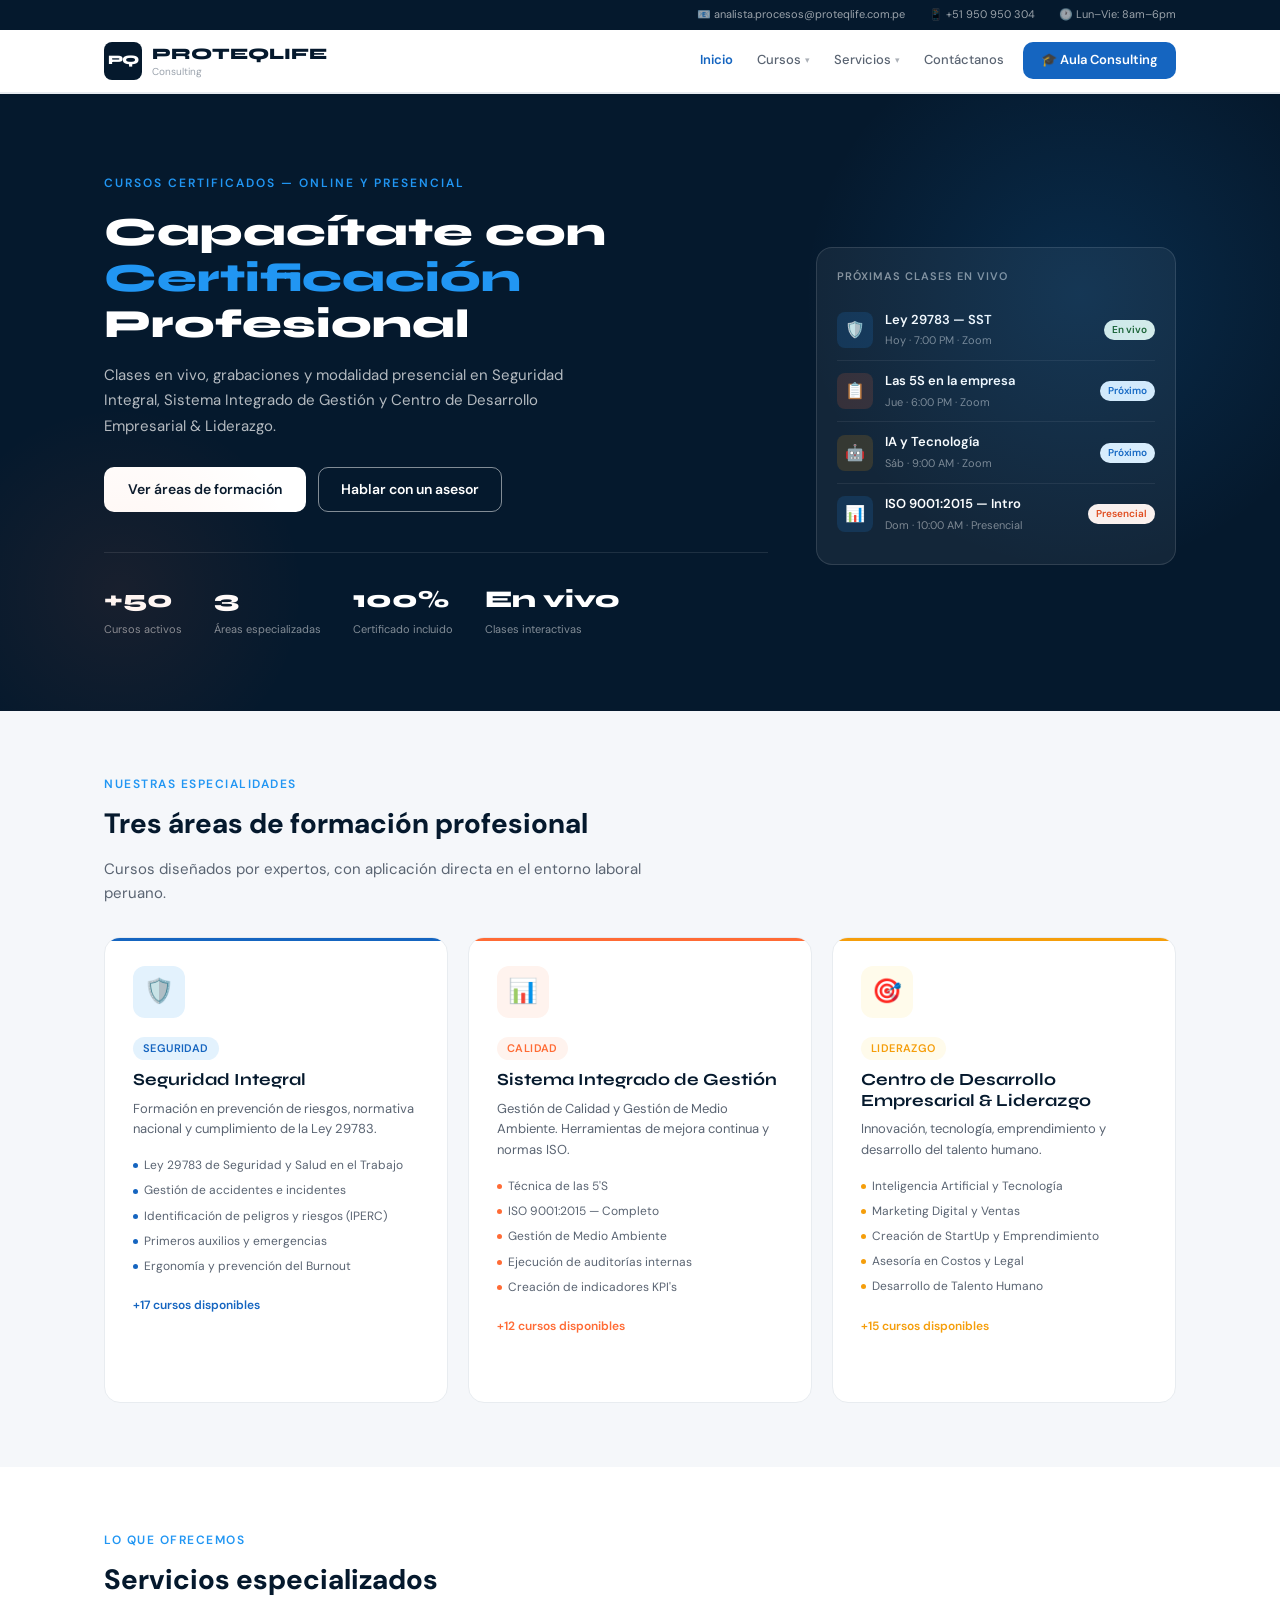
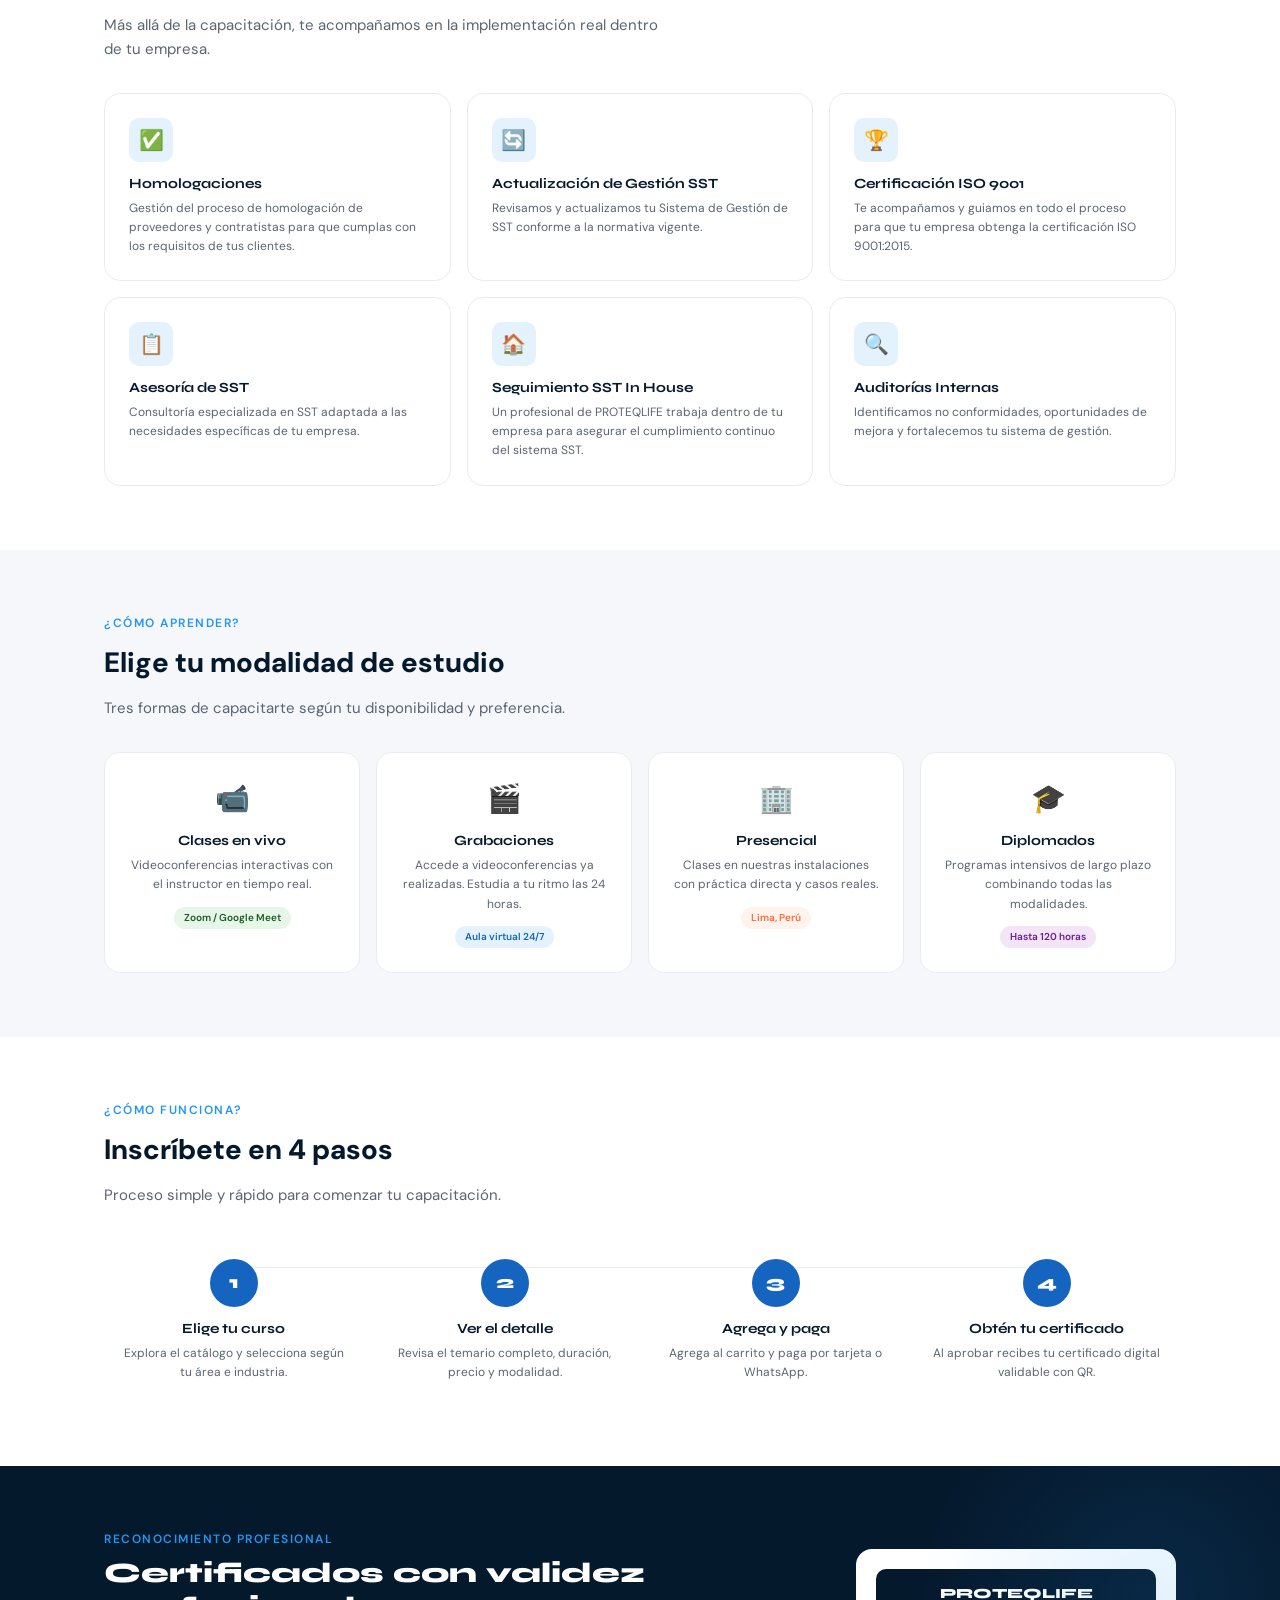
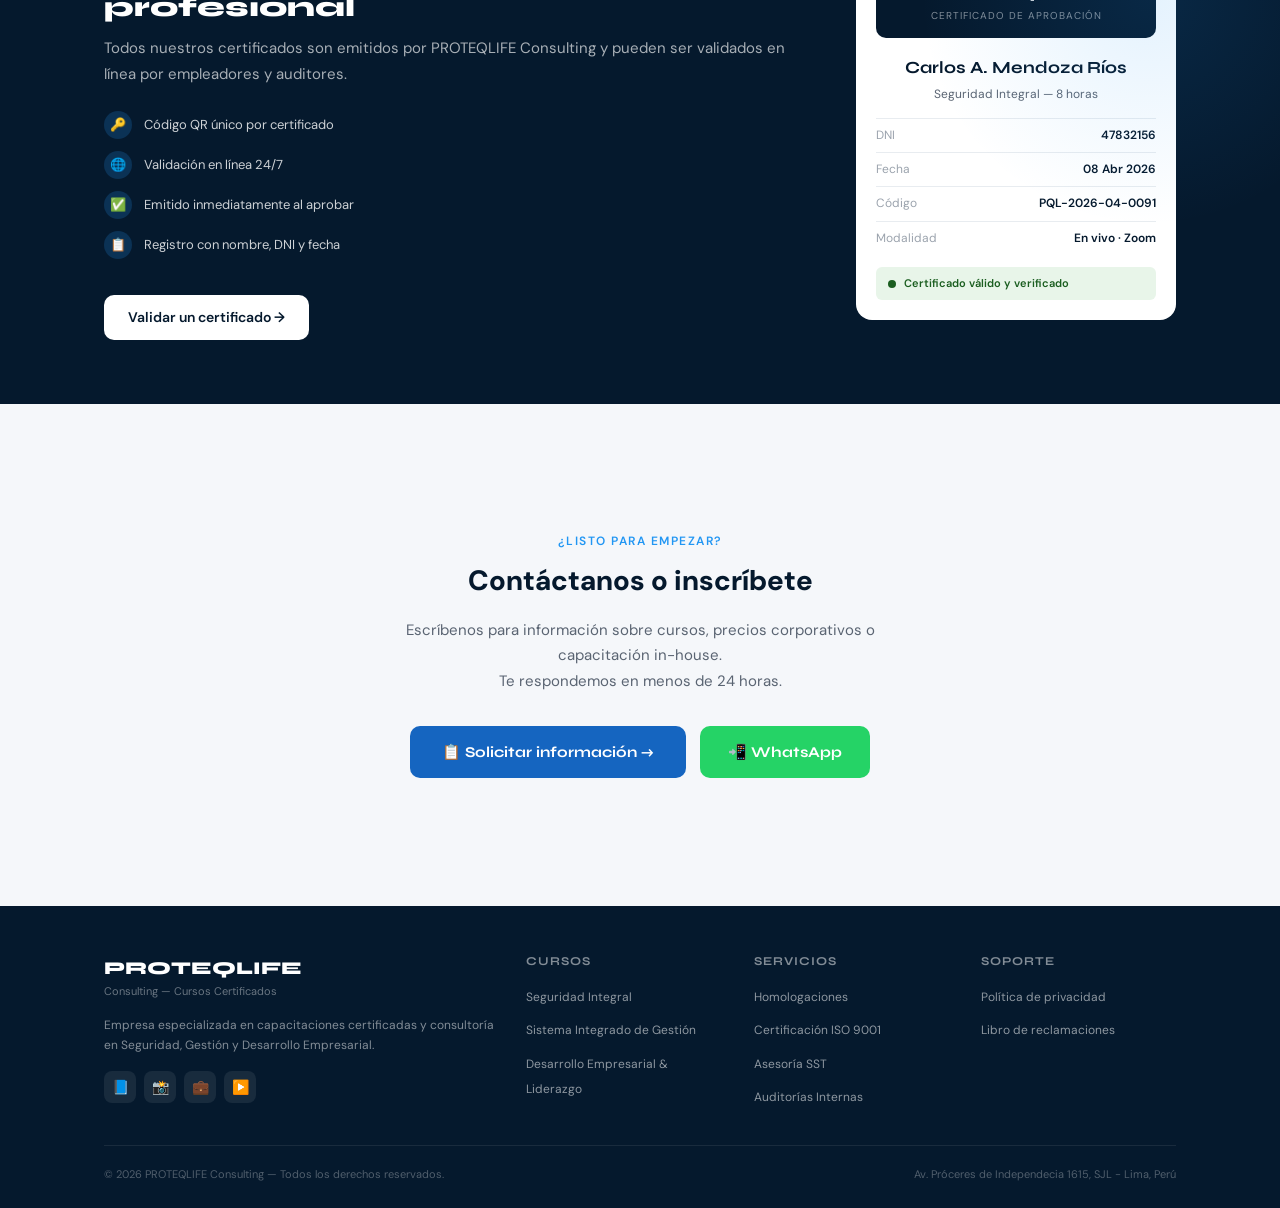
<file: index.html>
<!DOCTYPE html>
<html lang="es">
<head>
<meta charset="UTF-8">
<meta name="viewport" content="width=device-width, initial-scale=1.0">
<title>PROTEQLIFE Consulting — Cursos Certificados</title>
<link href="https://fonts.googleapis.com/css2?family=DM+Sans:wght@300;400;500;600&family=Syne:wght@600;700;800&display=swap" rel="stylesheet">
<style>
/* ═══════════════════════════════════════════
   VARIABLES
═══════════════════════════════════════════ */
:root {
  --navy:       #05192D;
  --navy-mid:   #0C3254;
  --blue:       #1565C0;
  --blue-bright:#2196F3;
  --blue-light: #E3F2FD;
  --accent:     #FF6B35;
  --accent-light:#FFF3EE;
  --gold:       #F59E0B;
  --gold-light: #FFFBEB;
  --green:      #1B5E20;
  --green-light:#E8F5E9;
  --gray-100:   #F5F7FA;
  --gray-200:   #E8ECF0;
  --gray-400:   #9BA3AD;
  --gray-600:   #5A6472;
  --gray-800:   #2C3540;
  --radius-sm:  6px;
  --radius-md:  10px;
  --radius-lg:  16px;
  --shadow-sm:  0 1px 3px rgba(5,25,45,.08);
  --shadow-md:  0 4px 16px rgba(5,25,45,.10);
  --shadow-lg:  0 12px 40px rgba(5,25,45,.14);
}

/* ═══════════════════════════════════════════
   RESET Y BASE
═══════════════════════════════════════════ */
*, *::before, *::after { box-sizing: border-box; margin: 0; padding: 0; }
html { scroll-behavior: smooth; }
body { font-family: 'DM Sans', sans-serif; color: var(--gray-800); background: #fff; line-height: 1.6; overflow-x: hidden; }
h1, h2, h3, h4 { font-family: 'Syne', sans-serif; line-height: 1.2; }
a { text-decoration: none; color: inherit; }
.container { max-width: 1120px; margin: 0 auto; padding: 0 24px; }

/* ═══════════════════════════════════════════
   NAVEGACIÓN
═══════════════════════════════════════════ */
nav {
  position: sticky; top: 0; z-index: 1000;
  background: rgba(255,255,255,.97);
  backdrop-filter: blur(12px);
  border-bottom: 1px solid var(--gray-200);
  box-shadow: var(--shadow-sm);
}
.nav-top {
  background: var(--navy);
  padding: 6px 0;
}
.nav-top-inner {
  display: flex; gap: 24px; justify-content: flex-end; align-items: center;
  font-size: 11px; color: rgba(255,255,255,.6);
}
.nav-main-inner {
  display: flex; align-items: center; justify-content: space-between; height: 62px;
}
.nav-logo {
  display: flex; align-items: center; gap: 10px; text-decoration: none;
}
.logo-box {
  width: 38px; height: 38px; background: var(--navy); border-radius: 8px;
  display: flex; align-items: center; justify-content: center;
}
.logo-box span {
  font-family: 'Syne', sans-serif; font-size: 13px; font-weight: 800;
  color: #fff; letter-spacing: -.5px;
}
.logo-name { font-family: 'Syne', sans-serif; font-size: 16px; font-weight: 800; color: var(--navy); }
.logo-sub  { font-size: 10px; color: var(--gray-400); margin-top: -2px; }

/* Links */
.nav-links { display: flex; gap: 2px; align-items: center; }
.nav-link {
  font-size: 13px; font-weight: 500; color: var(--gray-600);
  padding: 6px 11px; border-radius: 6px; transition: all .15s;
  cursor: pointer; white-space: nowrap; display: inline-flex;
  align-items: center; gap: 4px; background: none; border: none;
  font-family: inherit; text-decoration: none;
}
.nav-link:hover { background: var(--gray-100); color: var(--navy); }
.nav-link.active { color: var(--blue); font-weight: 600; }
.nav-caret { font-size: 9px; opacity: .5; transition: transform .2s; display: inline-block; }
.nav-aula {
  background: var(--blue); color: #fff !important; padding: 8px 18px !important;
  border-radius: var(--radius-md); font-size: 13px; font-weight: 600;
  margin-left: 6px; transition: background .15s;
}
.nav-aula:hover { background: var(--navy-mid) !important; }

/* Dropdowns */
.nav-dd { position: relative; display: inline-flex; align-items: center; }
.nav-mega, .nav-drop {
  display: none; position: absolute; top: 100%; padding-top: 8px; z-index: 9999;
}
.nav-mega { left: -20px; min-width: 540px; }
.nav-drop { left: 0; min-width: 280px; }
.nav-dd.open .nav-mega,
.nav-dd.open .nav-drop { display: block; }
.nav-dd.open .nav-caret { transform: rotate(180deg); }

/* ── NUEVO MEGA MENU: 2 columnas (áreas | cursos) ── */
.mega-box {
  background: #fff; border: 1px solid var(--gray-200); border-radius: var(--radius-lg);
  box-shadow: var(--shadow-lg);
  display: flex; flex-direction: row;
  overflow: hidden; min-height: 300px;
}
/* Columna izquierda: 3 áreas en vertical */
.mega-areas {
  display: flex; flex-direction: column;
  background: var(--gray-50);
  border-right: 1px solid var(--gray-200);
  min-width: 220px; padding: 8px;
  gap: 2px;
}
.mega-area-btn {
  display: flex; align-items: center; gap: 10px;
  padding: 12px 12px; border-radius: 10px;
  cursor: pointer; text-decoration: none;
  transition: all .15s; position: relative;
  border: 1.5px solid transparent;
}
.mega-area-btn:hover,
.mega-area-btn.activa {
  background: var(--white);
  border-color: var(--gray-200);
  box-shadow: var(--shadow-sm);
}
.mega-area-btn.activa .mega-area-arrow { opacity: 1; }
.mega-area-ic {
  width: 36px; height: 36px; border-radius: 8px;
  display: flex; align-items: center; justify-content: center;
  font-size: 17px; flex-shrink: 0;
}
.mega-area-info { flex: 1; min-width: 0; }
.mega-area-title { font-size: 13px; font-weight: 700; color: var(--navy); line-height: 1.25; }
.mega-area-sub   { font-size: 11px; color: var(--gray-400); margin-top: 2px; }
.mega-area-arrow { font-size: 11px; color: var(--gray-400); opacity: 0; transition: opacity .15s; }

/* Columna derecha: lista de cursos */
.mega-cursos-panel {
  flex: 1; padding: 16px 16px;
  display: none; flex-direction: column; gap: 0;
  min-width: 280px;
}
.mega-cursos-panel.visible { display: flex; }
.mega-cursos-header {
  display: flex; align-items: center; gap: 8px;
  padding-bottom: 12px; margin-bottom: 6px;
  border-bottom: 1px solid var(--gray-200);
}
.mega-cursos-header-ic {
  width: 28px; height: 28px; border-radius: 6px;
  display: flex; align-items: center; justify-content: center; font-size: 14px;
}
.mega-cursos-header-title { font-size: 12px; font-weight: 700; color: var(--navy); }
.mega-curso-link {
  display: flex; align-items: center; gap: 8px;
  font-size: 13px; color: var(--gray-600);
  padding: 7px 8px; border-radius: 6px;
  text-decoration: none; transition: all .15s;
}
.mega-curso-link::before {
  content: ''; width: 5px; height: 5px;
  border-radius: 50%; background: var(--gray-300);
  flex-shrink: 0; transition: background .15s;
}
.mega-curso-link:hover { background: var(--gray-100); color: var(--navy); }
.mega-curso-link:hover::before { background: var(--blue); }
.mega-ver-todos {
  display: flex; align-items: center; gap: 6px;
  font-size: 12px; font-weight: 700; color: var(--blue);
  padding: 8px 8px; border-radius: 6px;
  text-decoration: none; margin-top: 8px;
  border-top: 1px solid var(--gray-200); padding-top: 10px;
  transition: all .15s;
}
.mega-ver-todos:hover { background: var(--blue-light); }

/* Dropdown simple de servicios */
.mega-sep { background: var(--gray-200); width: 1px; margin: 0 16px; }
.mega-col { display: flex; flex-direction: column; gap: 2px; }
.mega-col-hd {
  display: flex; align-items: center; gap: 10px; margin-bottom: 10px;
  padding: 8px; border-bottom: 1px solid var(--gray-200);
  border-radius: 8px; text-decoration: none;
}
.mega-col-hd:hover { background: var(--gray-100); }
.mega-ic {
  width: 34px; height: 34px; border-radius: 8px;
  display: flex; align-items: center; justify-content: center; font-size: 16px; flex-shrink: 0;
}
.mega-col-title { font-size: 12px; font-weight: 700; color: var(--navy); line-height: 1.3; }
.mega-col-sub   { font-size: 10px; color: var(--gray-400); }
.mega-item {
  font-size: 12px; color: var(--gray-600); padding: 6px 8px;
  border-radius: 6px; transition: all .15s; text-decoration: none; display: block;
}
.mega-item:hover { background: var(--gray-100); color: var(--navy); }
.mega-all {
  color: var(--blue) !important; font-weight: 600; margin-top: 6px;
  padding-top: 8px; border-top: 1px solid var(--gray-200);
}
.mega-all:hover { background: var(--blue-light) !important; }

.drop-box {
  background: #fff; border: 1px solid var(--gray-200); border-radius: var(--radius-lg);
  box-shadow: var(--shadow-lg); padding: 8px;
}
.drop-item {
  display: flex; align-items: center; gap: 12px; padding: 9px 10px;
  border-radius: 8px; transition: all .15s; text-decoration: none; cursor: pointer;
}
.drop-item:hover { background: var(--gray-100); }
.drop-ic {
  width: 32px; height: 32px; border-radius: 8px; background: var(--blue-light);
  display: flex; align-items: center; justify-content: center;
  font-size: 14px; flex-shrink: 0;
}
.drop-name { font-size: 13px; font-weight: 500; color: var(--navy); }
.drop-sub  { font-size: 11px; color: var(--gray-400); }

/* Hamburger */
.hamburger {
  display: none; flex-direction: column; gap: 5px;
  cursor: pointer; padding: 6px; border: none; background: none; border-radius: 6px;
}
.hamburger span {
  display: block; width: 22px; height: 2px;
  background: var(--navy); border-radius: 2px; transition: all .3s;
}
.hamburger.open span:nth-child(1) { transform: translateY(7px) rotate(45deg); }
.hamburger.open span:nth-child(2) { opacity: 0; }
.hamburger.open span:nth-child(3) { transform: translateY(-7px) rotate(-45deg); }

/* Mobile menu */
.mob-menu { display: none; flex-direction: column; background: #fff; border-top: 1px solid var(--gray-200); }
.mob-menu.open { display: flex; }
.mob-link {
  font-size: 14px; font-weight: 500; color: var(--gray-600);
  padding: 13px 24px; border-bottom: 1px solid #f5f5f5; display: block;
}
.mob-link:hover { background: var(--gray-100); }
.mob-aula { color: var(--blue) !important; font-weight: 700; }
.mob-section-hd {
  font-size: 14px; font-weight: 600; color: var(--navy);
  padding: 13px 24px; border-bottom: 1px solid #f5f5f5;
  display: flex; justify-content: space-between; cursor: pointer;
}
.mob-section-hd:hover { background: var(--gray-100); }
.mob-section-body { display: none; padding: 8px 24px 12px; background: var(--gray-100); }
.mob-section-body.open { display: block; }
.mob-sub-label { font-size: 11px; font-weight: 700; text-transform: uppercase; letter-spacing: .5px; color: var(--gray-400); padding: 8px 0 4px; }
.mob-sub { display: block; font-size: 13px; color: var(--gray-600); padding: 6px 0; border-bottom: 1px solid var(--gray-200); text-decoration: none; }
.mob-sub:hover { color: var(--blue); }

/* ═══════════════════════════════════════════
   HERO
═══════════════════════════════════════════ */
.hero {
  background: var(--navy); position: relative; overflow: hidden; padding: 80px 0 72px;
}
.hero::before {
  content: ''; position: absolute; top: -100px; right: -100px;
  width: 600px; height: 600px;
  background: radial-gradient(circle, rgba(33,150,243,.15) 0%, transparent 65%);
  pointer-events: none;
}
.hero::after {
  content: ''; position: absolute; bottom: -80px; left: -80px;
  width: 400px; height: 400px;
  background: radial-gradient(circle, rgba(255,107,53,.08) 0%, transparent 65%);
  pointer-events: none;
}
.hero-grid { display: grid; grid-template-columns: 1fr 360px; gap: 48px; align-items: center; }
.hero-eyebrow { font-size: 12px; font-weight: 600; text-transform: uppercase; letter-spacing: 2px; color: var(--blue-bright); margin-bottom: 16px; }
.hero h1 { font-size: 40px; font-weight: 800; color: #fff; margin-bottom: 16px; line-height: 1.15; }
.hero h1 em { color: var(--blue-bright); font-style: normal; }
.hero p { font-size: 15px; color: rgba(255,255,255,.7); max-width: 480px; margin-bottom: 28px; line-height: 1.7; }
.hero-btns { display: flex; gap: 12px; flex-wrap: wrap; margin-bottom: 40px; }
.btn-white { display: inline-block; background: #fff; color: var(--navy); padding: 11px 24px; border-radius: var(--radius-md); font-size: 14px; font-weight: 600; cursor: pointer; border: none; transition: opacity .2s; }
.btn-white:hover { opacity: .9; }
.btn-outline-white { display: inline-block; background: transparent; color: #fff; padding: 10px 22px; border-radius: var(--radius-md); font-size: 14px; font-weight: 600; border: 1.5px solid rgba(255,255,255,.5); cursor: pointer; transition: all .2s; }
.btn-outline-white:hover { background: rgba(255,255,255,.1); }
.hero-stats { display: flex; gap: 32px; flex-wrap: wrap; border-top: 1px solid rgba(255,255,255,.1); padding-top: 28px; }
.hstat-num { font-family: 'Syne', sans-serif; font-size: 24px; font-weight: 800; color: #fff; }
.hstat-lbl { font-size: 11px; color: rgba(255,255,255,.5); margin-top: 2px; }

/* Tarjeta clases en vivo */
.hero-card { background: rgba(255,255,255,.06); border: 1px solid rgba(255,255,255,.12); border-radius: var(--radius-lg); padding: 20px; }
.hcard-title { font-size: 11px; font-weight: 600; text-transform: uppercase; letter-spacing: 1px; color: rgba(255,255,255,.5); margin-bottom: 14px; }
.hcard-row { display: flex; align-items: center; gap: 12px; padding: 10px 0; border-bottom: 1px solid rgba(255,255,255,.07); }
.hcard-row:last-child { border-bottom: none; }
.hcard-icon { width: 36px; height: 36px; border-radius: 8px; display: flex; align-items: center; justify-content: center; font-size: 16px; flex-shrink: 0; }
.hcard-name { font-size: 13px; font-weight: 600; color: #fff; margin-bottom: 2px; }
.hcard-meta { font-size: 11px; color: rgba(255,255,255,.45); }
.tag-vivo      { background: #E8F5E9; color: #1B5E20; font-size: 10px; font-weight: 600; padding: 2px 8px; border-radius: 20px; }
.tag-grabado   { background: #E3F2FD; color: #1565C0; font-size: 10px; font-weight: 600; padding: 2px 8px; border-radius: 20px; }
.tag-presencial{ background: #FFF3EE; color: #E64A19; font-size: 10px; font-weight: 600; padding: 2px 8px; border-radius: 20px; }

/* ═══════════════════════════════════════════
   SECCIÓN: EYEBROW / TITLES
═══════════════════════════════════════════ */
.section-eyebrow { font-size: 12px; font-weight: 600; text-transform: uppercase; letter-spacing: 1.5px; color: var(--blue-bright); margin-bottom: 8px; }
.section-title   { font-size: 28px; font-weight: 800; color: var(--navy); margin-bottom: 10px; }
.section-sub     { font-size: 15px; color: var(--gray-600); max-width: 560px; margin-bottom: 32px; }

/* ═══════════════════════════════════════════
   ÁREAS
═══════════════════════════════════════════ */
.areas { padding: 64px 0; background: var(--gray-100); }
.areas-grid { display: grid; grid-template-columns: repeat(3,1fr); gap: 20px; }
.area-card {
  background: #fff; border-radius: var(--radius-lg); padding: 28px;
  border: 1px solid var(--gray-200); transition: all .25s;
  position: relative; overflow: hidden; display: block; color: inherit; cursor: pointer;
}
.area-card::before {
  content: ''; position: absolute; top: 0; left: 0; right: 0; height: 3px;
  border-radius: var(--radius-lg) var(--radius-lg) 0 0;
}
.area-card.seg::before { background: var(--blue); }
.area-card.cal::before { background: var(--accent); }
.area-card.lid::before { background: var(--gold); }
.area-card:hover { transform: translateY(-6px); box-shadow: var(--shadow-lg); }
.area-card:hover .area-cta { opacity: 1; transform: translateX(0); }
.area-icon { width: 52px; height: 52px; border-radius: 12px; display: flex; align-items: center; justify-content: center; font-size: 24px; margin-bottom: 16px; }
.area-card.seg .area-icon { background: var(--blue-light); }
.area-card.cal .area-icon { background: var(--accent-light); }
.area-card.lid .area-icon { background: var(--gold-light); }
.area-card h3 { font-size: 17px; font-weight: 700; color: var(--navy); margin-bottom: 8px; }
.area-card p  { font-size: 13px; color: var(--gray-600); line-height: 1.6; margin-bottom: 16px; }
.area-topics  { display: flex; flex-direction: column; gap: 6px; margin-bottom: 20px; }
.area-topic   { font-size: 12px; color: var(--gray-600); display: flex; align-items: center; gap: 6px; }
.area-topic::before { content: ''; width: 5px; height: 5px; border-radius: 50%; flex-shrink: 0; }
.area-card.seg .area-topic::before { background: var(--blue); }
.area-card.cal .area-topic::before { background: var(--accent); }
.area-card.lid .area-topic::before { background: var(--gold); }
.area-count { font-size: 12px; font-weight: 600; }
.area-card.seg .area-count { color: var(--blue); }
.area-card.cal .area-count { color: var(--accent); }
.area-card.lid .area-count { color: var(--gold); }
.area-cta {
  display: flex; align-items: center; gap: 6px; font-size: 13px; font-weight: 700;
  opacity: 0; transform: translateX(-8px); transition: all .25s;
  padding-top: 16px; border-top: 1px solid var(--gray-200);
}
.area-card.seg .area-cta { color: var(--blue); }
.area-card.cal .area-cta { color: var(--accent); }
.area-card.lid .area-cta { color: var(--gold); }

/* ═══════════════════════════════════════════
   SERVICIOS
═══════════════════════════════════════════ */
.servicios { padding: 64px 0; background: #fff; }
.servicios-grid { display: grid; grid-template-columns: repeat(3,1fr); gap: 16px; }
.serv-card {
  border: 1px solid var(--gray-200); border-radius: var(--radius-lg);
  padding: 24px; transition: all .2s; cursor: pointer;
}
.serv-card:hover { border-color: var(--blue-bright); box-shadow: var(--shadow-md); transform: translateY(-3px); }
.serv-icon {
  width: 44px; height: 44px; border-radius: 10px; background: var(--blue-light);
  display: flex; align-items: center; justify-content: center;
  font-size: 20px; margin-bottom: 14px;
}
.serv-card h3 { font-size: 14px; font-weight: 700; color: var(--navy); margin-bottom: 6px; }
.serv-card p  { font-size: 12px; color: var(--gray-600); line-height: 1.6; }

/* ═══════════════════════════════════════════
   MODALIDADES
═══════════════════════════════════════════ */
.modalidades { padding: 64px 0; background: var(--gray-100); }
.modal-grid { display: grid; grid-template-columns: repeat(4,1fr); gap: 16px; }
.modal-card {
  border: 1px solid var(--gray-200); border-radius: var(--radius-lg);
  padding: 24px; text-align: center; transition: all .2s; background: #fff;
}
.modal-card:hover { border-color: var(--blue-bright); box-shadow: var(--shadow-md); transform: translateY(-3px); }
.modal-emoji { font-size: 28px; margin-bottom: 12px; }
.modal-card h3 { font-size: 14px; font-weight: 700; color: var(--navy); margin-bottom: 6px; }
.modal-card p  { font-size: 12px; color: var(--gray-600); line-height: 1.6; }
.modal-pill    { display: inline-block; margin-top: 12px; font-size: 10px; font-weight: 600; padding: 3px 10px; border-radius: 20px; }

/* ═══════════════════════════════════════════
   PROCESO
═══════════════════════════════════════════ */
.proceso { padding: 64px 0; background: #fff; }
.proceso-grid { display: grid; grid-template-columns: repeat(4,1fr); gap: 12px; position: relative; }
.proceso-grid::before {
  content: ''; position: absolute; top: 28px;
  left: calc(12.5% + 16px); right: calc(12.5% + 16px);
  height: 1px; background: var(--gray-200); z-index: 0;
}
.paso         { text-align: center; padding: 20px 16px; }
.paso-num     { width: 48px; height: 48px; border-radius: 50%; background: var(--blue); color: #fff; font-family: 'Syne', sans-serif; font-size: 18px; font-weight: 800; display: flex; align-items: center; justify-content: center; margin: 0 auto 14px; position: relative; z-index: 1; }
.paso h4      { font-size: 14px; font-weight: 700; color: var(--navy); margin-bottom: 6px; }
.paso p       { font-size: 12px; color: var(--gray-600); line-height: 1.6; }

/* ═══════════════════════════════════════════
   CERTIFICADOS
═══════════════════════════════════════════ */
.certificados {
  padding: 64px 0; background: var(--navy); position: relative; overflow: hidden;
}
.certificados::before {
  content: ''; position: absolute; top: -120px; right: -120px;
  width: 500px; height: 500px;
  background: radial-gradient(circle, rgba(33,150,243,.12) 0%, transparent 65%);
  pointer-events: none;
}
.cert-grid { display: grid; grid-template-columns: 1fr 320px; gap: 56px; align-items: center; }
.cert-left h2 { font-size: 28px; font-weight: 800; color: #fff; margin-bottom: 12px; }
.cert-left p  { font-size: 15px; color: rgba(255,255,255,.65); line-height: 1.7; margin-bottom: 24px; }
.cert-feats   { display: flex; flex-direction: column; gap: 12px; margin-bottom: 28px; }
.cert-feat    { display: flex; align-items: center; gap: 12px; }
.feat-dot     { width: 28px; height: 28px; border-radius: 50%; background: rgba(33,150,243,.2); display: flex; align-items: center; justify-content: center; font-size: 13px; flex-shrink: 0; }
.cert-feat span { font-size: 13px; color: rgba(255,255,255,.8); }
.cert-mockup  { background: #fff; border-radius: var(--radius-lg); padding: 20px; }
.cm-header    { background: var(--navy); border-radius: var(--radius-md); padding: 14px; text-align: center; margin-bottom: 16px; }
.cm-logo      { font-family: 'Syne', sans-serif; font-size: 14px; font-weight: 800; color: #fff; margin-bottom: 2px; }
.cm-subtitle  { font-size: 10px; color: rgba(255,255,255,.5); text-transform: uppercase; letter-spacing: 1px; }
.cm-name      { font-family: 'Syne', sans-serif; font-size: 17px; font-weight: 700; color: var(--navy); text-align: center; margin-bottom: 4px; }
.cm-course    { font-size: 12px; color: var(--gray-600); text-align: center; margin-bottom: 14px; }
.cm-rows      { border-top: 1px solid var(--gray-200); }
.cm-row       { display: flex; justify-content: space-between; padding: 7px 0; border-bottom: 1px solid var(--gray-200); font-size: 12px; }
.cm-row:last-child { border-bottom: none; }
.cm-row .lbl  { color: var(--gray-400); }
.cm-row .val  { font-weight: 600; color: var(--navy); }
.cm-valid     { display: flex; align-items: center; gap: 8px; margin-top: 12px; background: var(--green-light); padding: 8px 12px; border-radius: var(--radius-sm); }
.cm-valid-dot { width: 8px; height: 8px; border-radius: 50%; background: var(--green); flex-shrink: 0; }
.cm-valid span { font-size: 11px; font-weight: 600; color: var(--green); }

/* ═══════════════════════════════════════════
   CONTACTO
═══════════════════════════════════════════ */
.contacto { padding: 64px 0; background: var(--gray-100); }
.contacto-grid { display: grid; grid-template-columns: 1fr 1fr; gap: 48px; align-items: start; }
.contact-items { display: flex; flex-direction: column; gap: 14px; margin-top: 20px; }
.ci { display: flex; align-items: center; gap: 12px; }
.ci-icon { width: 38px; height: 38px; border-radius: 10px; background: var(--blue-light); display: flex; align-items: center; justify-content: center; font-size: 16px; flex-shrink: 0; }
.ci-label { font-size: 11px; color: var(--gray-400); font-weight: 500; }
.ci-val   { font-size: 13px; font-weight: 600; color: var(--navy); }
.contacto-form { background: #fff; border-radius: var(--radius-lg); padding: 28px; border: 1px solid var(--gray-200); }
.form-title { font-size: 16px; font-weight: 700; color: var(--navy); margin-bottom: 18px; }
.form-row   { display: grid; grid-template-columns: 1fr 1fr; gap: 12px; }
.form-group { margin-bottom: 14px; }
.form-group label { display: block; font-size: 12px; font-weight: 600; color: var(--gray-600); margin-bottom: 5px; }
.form-group input,
.form-group select,
.form-group textarea {
  width: 100%; padding: 10px 12px; border: 1px solid var(--gray-200);
  border-radius: var(--radius-sm); font-family: 'DM Sans', sans-serif;
  font-size: 13px; color: var(--gray-800); background: #fff;
  transition: border-color .15s; outline: none;
}
.form-group input:focus,
.form-group select:focus,
.form-group textarea:focus { border-color: var(--blue-bright); }
.form-group textarea { resize: vertical; min-height: 90px; }
.form-submit {
  width: 100%; padding: 12px; background: var(--blue); color: #fff; border: none;
  border-radius: var(--radius-md); font-family: 'Syne', sans-serif;
  font-size: 14px; font-weight: 700; cursor: pointer; transition: background .2s;
}
.form-submit:hover { background: var(--navy-mid); }

/* ═══════════════════════════════════════════
   FOOTER
═══════════════════════════════════════════ */
footer { background: var(--navy); padding: 48px 0 24px; }
.footer-grid { display: grid; grid-template-columns: 2fr 1fr 1fr 1fr; gap: 32px; margin-bottom: 36px; }
.footer-logo-name { font-family: 'Syne', sans-serif; font-size: 18px; font-weight: 800; color: #fff; }
.footer-logo-sub  { font-size: 11px; color: rgba(255,255,255,.4); margin-bottom: 14px; }
.footer-desc      { font-size: 12px; color: rgba(255,255,255,.5); line-height: 1.7; margin-bottom: 16px; }
.footer-socials   { display: flex; gap: 8px; }
.social-btn { width: 32px; height: 32px; border-radius: 8px; background: rgba(255,255,255,.08); display: flex; align-items: center; justify-content: center; font-size: 14px; cursor: pointer; transition: background .2s; }
.social-btn:hover { background: rgba(255,255,255,.15); }
.footer-col h4 { font-size: 12px; font-weight: 700; text-transform: uppercase; letter-spacing: 1px; color: rgba(255,255,255,.5); margin-bottom: 14px; }
.footer-col ul { list-style: none; display: flex; flex-direction: column; gap: 8px; }
.footer-col ul li a { font-size: 12px; color: rgba(255,255,255,.55); transition: color .15s; }
.footer-col ul li a:hover { color: #fff; }
.footer-bottom { border-top: 1px solid rgba(255,255,255,.08); padding-top: 20px; display: flex; justify-content: space-between; align-items: center; flex-wrap: wrap; gap: 8px; }
.footer-bottom p { font-size: 11px; color: rgba(255,255,255,.3); }

/* ═══════════════════════════════════════════
   RESPONSIVE
═══════════════════════════════════════════ */
@media(max-width:900px) {
  .nav-links { display: none !important; }
  .hamburger { display: flex; }
  .hero-grid { grid-template-columns: 1fr; }
  .hero-card { display: none; }
  .hero h1 { font-size: 30px; }
  .areas-grid { grid-template-columns: 1fr; }
  .servicios-grid { grid-template-columns: repeat(2,1fr); }
  .modal-grid { grid-template-columns: repeat(2,1fr); }
  .cert-grid { grid-template-columns: 1fr; }
  .cert-mockup { display: none; }
  .contacto-grid { grid-template-columns: 1fr; }
  .footer-grid { grid-template-columns: 1fr 1fr; }
  .proceso-grid { grid-template-columns: repeat(2,1fr); }
  .proceso-grid::before { display: none; }
}
@media(max-width:600px) {
  .nav-top { display: none; }
  .hero h1 { font-size: 26px; }
  .section-title { font-size: 22px; }
  .servicios-grid { grid-template-columns: 1fr; }
  .modal-grid { grid-template-columns: 1fr; }
  .footer-grid { grid-template-columns: 1fr; }
  .proceso-grid { grid-template-columns: 1fr 1fr; }
  .form-row { grid-template-columns: 1fr; }
}
</style>
</head>
<body>

<!-- ═══════════════════════════════════════════
     NAVEGACIÓN
═══════════════════════════════════════════ -->
<nav id="mainNav">
  <!-- Barra superior -->
  <div class="nav-top">
    <div class="container">
      <div class="nav-top-inner">
        <span>📧 analista.procesos@proteqlife.com.pe</span>
        <span>📱 +51 950 950 304</span>
        <span>🕐 Lun–Vie: 8am–6pm</span>
      </div>
    </div>
  </div>

  <!-- Barra principal -->
  <div style="background:rgba(255,255,255,.97);backdrop-filter:blur(12px);border-bottom:1px solid var(--gray-200)">
    <div class="container">
      <div class="nav-main-inner">

        <!-- Logo -->
        <a href="index.html" class="nav-logo">
          <div class="logo-box"><span>PQ</span></div>
          <div>
            <div class="logo-name">PROTEQLIFE</div>
            <div class="logo-sub">Consulting</div>
          </div>
        </a>

        <!-- Links desktop -->
        <div class="nav-links" id="navLinks">
          <a href="index.html" class="nav-link active">Inicio</a>

          <!-- CURSOS -->
          <div class="nav-dd" id="ddCursos">
            <span class="nav-link" id="trigCursos">
              Cursos <span class="nav-caret">▾</span>
            </span>
            <div class="nav-mega">
              <div class="mega-box">

                <!-- COLUMNA IZQUIERDA: 3 áreas -->
                <div class="mega-areas">
                  <a href="cursos-sso.html" class="mega-area-btn activa" data-area="sso"
                       onmouseenter="activarArea('sso',this)">
                    <span class="mega-area-ic" style="background:#E3F2FD">🛡️</span>
                    <div class="mega-area-info">
                      <div class="mega-area-title">Seguridad Integral</div>
                      <div class="mega-area-sub">SST y prevención de riesgos</div>
                    </div>
                    <span class="mega-area-arrow">›</span>
                  </a>
                  <a href="cursos-calidad.html" class="mega-area-btn" data-area="calidad"
                       onmouseenter="activarArea('calidad',this)">
                    <span class="mega-area-ic" style="background:#FFF3EE">📊</span>
                    <div class="mega-area-info">
                      <div class="mega-area-title">Sist. Integrado de Gestión</div>
                      <div class="mega-area-sub">Calidad y Medio Ambiente</div>
                    </div>
                    <span class="mega-area-arrow">›</span>
                  </a>
                  <a href="cursos-liderazgo.html" class="mega-area-btn" data-area="liderazgo"
                       onmouseenter="activarArea('liderazgo',this)">
                    <span class="mega-area-ic" style="background:#FFFBEB">🎯</span>
                    <div class="mega-area-info">
                      <div class="mega-area-title">Desarrollo Empresarial</div>
                      <div class="mega-area-sub">& Liderazgo</div>
                    </div>
                    <span class="mega-area-arrow">›</span>
                  </a>
                </div>

                <!-- COLUMNA DERECHA: cursos por área -->

                <!-- SEGURIDAD INTEGRAL -->
                <div class="mega-cursos-panel visible" id="panel-sso">
                  <div class="mega-cursos-header">
                    <span class="mega-cursos-header-ic" style="background:#E3F2FD">🛡️</span>
                    <span class="mega-cursos-header-title">Seguridad Integral</span>
                  </div>
                  <a href="curso-detalle.html?slug=ley-29783" class="mega-curso-link">Ley 29783 — SST</a>
                  <a href="curso-detalle.html?slug=iperc" class="mega-curso-link">IPERC</a>
                  <a href="curso-detalle.html?slug=gestion-accidentes" class="mega-curso-link">Gestión de Accidentes</a>
                  <a href="curso-detalle.html?slug=gestion-incidentes" class="mega-curso-link">Gestión de Incidentes</a>
                  <a href="curso-detalle.html?slug=comite-supervisor-sst" class="mega-curso-link">Comité o Supervisor SST</a>
                  <a href="curso-detalle.html?slug=ats" class="mega-curso-link">Análisis de Trabajo Seguro (ATS)</a>
                  <a href="curso-detalle.html?slug=investigacion-accidentes" class="mega-curso-link">Investigación de Accidentes</a>
                  <a href="curso-detalle.html?slug=primeros-auxilios" class="mega-curso-link">Primeros Auxilios</a>
                  <a href="curso-detalle.html?slug=ergonomia" class="mega-curso-link">Ergonomía Laboral</a>
                  <a href="curso-detalle.html?slug=prevencion-burnout" class="mega-curso-link">Prevención del Burnout</a>
                  <a href="curso-detalle.html?slug=manejo-defensivo" class="mega-curso-link">Manejo Defensivo</a>
                  <a href="cursos-sso.html" class="mega-ver-todos">Ver todos los cursos de SST →</a>
                </div>

                <!-- CALIDAD -->
                <div class="mega-cursos-panel" id="panel-calidad">
                  <div class="mega-cursos-header">
                    <span class="mega-cursos-header-ic" style="background:#FFF3EE">📊</span>
                    <span class="mega-cursos-header-title">Sist. Integrado de Gestión</span>
                  </div>
                  <a href="curso-detalle.html?slug=tecnica-5s" class="mega-curso-link">Técnica de las 5S</a>
                  <a href="curso-detalle.html?slug=ciclo-deming" class="mega-curso-link">Ciclo de Deming (PHVA)</a>
                  <a href="curso-detalle.html?slug=cantidad-vs-calidad" class="mega-curso-link">Cantidad vs Calidad</a>
                  <a href="curso-detalle.html?slug=iso-9001" class="mega-curso-link">ISO 9001:2015</a>
                  <a href="curso-detalle.html?slug=auditorias-internas" class="mega-curso-link">Auditorías Internas</a>
                  <a href="curso-detalle.html?slug=gestion-ambiental" class="mega-curso-link">Gestión Ambiental ISO 14001</a>
                  <a href="curso-detalle.html?slug=kpi-calidad" class="mega-curso-link">Indicadores KPI de Calidad</a>
                  <a href="curso-detalle.html?slug=atencion-cliente" class="mega-curso-link">Atención al Cliente</a>
                  <a href="curso-detalle.html?slug=trabajo-equipo" class="mega-curso-link">Trabajo en Equipo</a>
                  <a href="cursos-calidad.html" class="mega-ver-todos">Ver todos los cursos →</a>
                </div>

                <!-- LIDERAZGO -->
                <div class="mega-cursos-panel" id="panel-liderazgo">
                  <div class="mega-cursos-header">
                    <span class="mega-cursos-header-ic" style="background:#FFFBEB">🎯</span>
                    <span class="mega-cursos-header-title">Desarrollo Empresarial & Liderazgo</span>
                  </div>
                  <a href="curso-detalle.html?slug=ia-fundamentos" class="mega-curso-link">Fundamentos de IA</a>
                  <a href="curso-detalle.html?slug=chatgpt-productividad" class="mega-curso-link">ChatGPT y herramientas IA</a>
                  <a href="curso-detalle.html?slug=marketing-digital" class="mega-curso-link">Marketing Digital y Ventas</a>
                  <a href="curso-detalle.html?slug=startup-emprendimiento" class="mega-curso-link">StartUp y Emprendimiento</a>
                  <a href="curso-detalle.html?slug=talento-humano" class="mega-curso-link">Talento Humano</a>
                  <a href="curso-detalle.html?slug=habilidades-blandas" class="mega-curso-link">Habilidades Blandas</a>
                  <a href="curso-detalle.html?slug=liderazgo-situacional" class="mega-curso-link">Liderazgo Situacional</a>
                  <a href="curso-detalle.html?slug=marco-legal" class="mega-curso-link">Marco Legal Empresarial</a>
                  <a href="curso-detalle.html?slug=tributacion-basica" class="mega-curso-link">Tributación Básica</a>
                  <a href="cursos-liderazgo.html" class="mega-ver-todos">Ver todos los cursos →</a>
                </div>

              </div>
            </div>
          </div>

          <!-- SERVICIOS -->
          <div class="nav-dd" id="ddServicios">
            <span class="nav-link" id="trigServicios">
              Servicios <span class="nav-caret">▾</span>
            </span>
            <div class="nav-drop">
              <div class="drop-box">
                <a href="servicio.html?s=homologaciones" class="drop-item">
                  <span class="drop-ic">✅</span>
                  <div><div class="drop-name">Homologaciones</div><div class="drop-sub">Proveedores y contratistas</div></div>
                </a>
                <a href="servicio.html?s=gestion-sst" class="drop-item">
                  <span class="drop-ic">🔄</span>
                  <div><div class="drop-name">Actualización Gestión SST</div><div class="drop-sub">Sistema al día</div></div>
                </a>
                <a href="servicio.html?s=iso9001" class="drop-item">
                  <span class="drop-ic">🏆</span>
                  <div><div class="drop-name">Certificación ISO 9001</div><div class="drop-sub">Acompañamiento completo</div></div>
                </a>
                <a href="servicio.html?s=asesoria-sst" class="drop-item">
                  <span class="drop-ic">📋</span>
                  <div><div class="drop-name">Asesoría de SST</div><div class="drop-sub">Consultoría especializada</div></div>
                </a>
                <a href="servicio.html?s=seguimiento-sst" class="drop-item">
                  <span class="drop-ic">🏠</span>
                  <div><div class="drop-name">Seguimiento SST In House</div><div class="drop-sub">Gestión en tu empresa</div></div>
                </a>
                <a href="servicio.html?s=auditorias" class="drop-item">
                  <span class="drop-ic">🔍</span>
                  <div><div class="drop-name">Auditorías Internas</div><div class="drop-sub">Evaluación y mejora</div></div>
                </a>
              </div>
            </div>
          </div>

          <a href="contacto.html" class="nav-link">Contáctanos</a>
          <a href="https://aulaconsulting.vercel.app/" class="nav-link nav-aula">🎓 Aula Consulting</a>
        </div>

        <!-- Hamburger móvil -->
        <button class="hamburger" id="hamburger" onclick="toggleMob()" aria-label="Menú">
          <span></span><span></span><span></span>
        </button>
      </div>
    </div>
  </div>

  <!-- Menú móvil -->
  <div class="mob-menu" id="mobMenu">
    <a href="index.html"       class="mob-link">🏠 Inicio</a>
    <div>
      <div class="mob-section-hd" onclick="toggleMobSection(this)">📚 Cursos <span>▾</span></div>
      <div class="mob-section-body">
        <div class="mob-sub-label">🛡️ Seguridad Integral</div>
        <a href="curso-detalle.html?slug=ley-29783" class="mob-sub">Ley 29783 — SST</a>
        <a href="curso-detalle.html?slug=iperc" class="mob-sub">IPERC</a>
        <a href="curso-detalle.html?slug=primeros-auxilios" class="mob-sub">Primeros Auxilios</a>
        <a href="cursos-sso.html" class="mob-sub" style="color:var(--blue);font-weight:600">Ver todos →</a>
        <div class="mob-sub-label" style="margin-top:8px">📊 Sist. Integrado de Gestión</div>
        <a href="curso-detalle.html?slug=tecnica-5s" class="mob-sub">Técnica de las 5S</a>
        <a href="curso-detalle.html?slug=iso-9001" class="mob-sub">ISO 9001:2015</a>
        <a href="cursos-calidad.html" class="mob-sub" style="color:var(--blue);font-weight:600">Ver todos →</a>
        <div class="mob-sub-label" style="margin-top:8px">🎯 Desarrollo Empresarial & Liderazgo</div>
        <a href="curso-detalle.html?slug=ia-fundamentos" class="mob-sub">Fundamentos de IA</a>
        <a href="curso-detalle.html?slug=startup-emprendimiento" class="mob-sub">StartUp y Emprendimiento</a>
        <a href="cursos-liderazgo.html" class="mob-sub" style="color:var(--blue);font-weight:600">Ver todos →</a>
      </div>
    </div>
    <div>
      <div class="mob-section-hd" onclick="toggleMobSection(this)">🔧 Servicios <span>▾</span></div>
      <div class="mob-section-body">
        <a href="servicio.html?s=homologaciones" class="mob-sub">Homologaciones</a>
        <a href="servicio.html?s=gestion-sst" class="mob-sub">Actualización Gestión SST</a>
        <a href="servicio.html?s=iso9001" class="mob-sub">Certificación ISO 9001</a>
        <a href="servicio.html?s=asesoria-sst" class="mob-sub">Asesoría de SST</a>
        <a href="servicio.html?s=seguimiento-sst" class="mob-sub">Seguimiento SST In House</a>
        <a href="servicio.html?s=auditorias" class="mob-sub">Auditorías Internas</a>
      </div>
    </div>
    <a href="contacto.html"          class="mob-link">📩 Contáctanos</a>
    <a href="https://aulaconsulting.vercel.app/" class="mob-link mob-aula">🎓 Aula Consulting</a>
  </div>
</nav>

<!-- ═══════════════════════════════════════════
     HERO
═══════════════════════════════════════════ -->
<section class="hero">
  <div class="container">
    <div class="hero-grid">
      <div>
        <div class="hero-eyebrow">Cursos certificados — Online y Presencial</div>
        <h1>Capacítate con <em>Certificación</em> Profesional</h1>
        <p>Clases en vivo, grabaciones y modalidad presencial en Seguridad Integral, Sistema Integrado de Gestión y Centro de Desarrollo Empresarial & Liderazgo.</p>
        <div class="hero-btns">
          <a href="#areas" class="btn-white">Ver áreas de formación</a>
          <a href="contacto.html" class="btn-outline-white">Hablar con un asesor</a>
        </div>
        <div class="hero-stats">
          <div><div class="hstat-num">+50</div><div class="hstat-lbl">Cursos activos</div></div>
          <div><div class="hstat-num">3</div><div class="hstat-lbl">Áreas especializadas</div></div>
          <div><div class="hstat-num">100%</div><div class="hstat-lbl">Certificado incluido</div></div>
          <div><div class="hstat-num">En vivo</div><div class="hstat-lbl">Clases interactivas</div></div>
        </div>
      </div>
      <div class="hero-card">
        <div class="hcard-title">Próximas clases en vivo</div>
        <div class="hcard-row">
          <div class="hcard-icon" style="background:rgba(33,150,243,.15)">🛡️</div>
          <div style="flex:1"><div class="hcard-name">Ley 29783 — SST</div><div class="hcard-meta">Hoy · 7:00 PM · Zoom</div></div>
          <span class="tag-vivo">En vivo</span>
        </div>
        <div class="hcard-row">
          <div class="hcard-icon" style="background:rgba(255,107,53,.15)">📋</div>
          <div style="flex:1"><div class="hcard-name">Las 5S en la empresa</div><div class="hcard-meta">Jue · 6:00 PM · Zoom</div></div>
          <span class="tag-grabado">Próximo</span>
        </div>
        <div class="hcard-row">
          <div class="hcard-icon" style="background:rgba(245,158,11,.15)">🤖</div>
          <div style="flex:1"><div class="hcard-name">IA y Tecnología</div><div class="hcard-meta">Sáb · 9:00 AM · Zoom</div></div>
          <span class="tag-grabado">Próximo</span>
        </div>
        <div class="hcard-row">
          <div class="hcard-icon" style="background:rgba(33,150,243,.15)">📊</div>
          <div style="flex:1"><div class="hcard-name">ISO 9001:2015 — Intro</div><div class="hcard-meta">Dom · 10:00 AM · Presencial</div></div>
          <span class="tag-presencial">Presencial</span>
        </div>
      </div>
    </div>
  </div>
</section>

<!-- ═══════════════════════════════════════════
     ÁREAS
═══════════════════════════════════════════ -->
<section class="areas" id="areas">
  <div class="container">
    <div class="section-eyebrow">Nuestras especialidades</div>
    <div class="section-title">Tres áreas de formación profesional</div>
    <div class="section-sub">Cursos diseñados por expertos, con aplicación directa en el entorno laboral peruano.</div>
    <div class="areas-grid">

      <a href="cursos-sso.html" class="area-card seg">
        <div class="area-icon">🛡️</div>
        <span style="display:inline-block;font-size:11px;font-weight:600;padding:3px 10px;border-radius:20px;background:var(--blue-light);color:var(--blue);text-transform:uppercase;letter-spacing:.4px">Seguridad</span>
        <h3 style="margin-top:10px">Seguridad Integral</h3>
        <p>Formación en prevención de riesgos, normativa nacional y cumplimiento de la Ley 29783.</p>
        <div class="area-topics">
          <div class="area-topic">Ley 29783 de Seguridad y Salud en el Trabajo</div>
          <div class="area-topic">Gestión de accidentes e incidentes</div>
          <div class="area-topic">Identificación de peligros y riesgos (IPERC)</div>
          <div class="area-topic">Primeros auxilios y emergencias</div>
          <div class="area-topic">Ergonomía y prevención del Burnout</div>
        </div>
        <div class="area-count">+17 cursos disponibles</div>
        <div class="area-cta">Ver todos los cursos <span>→</span></div>
      </a>

      <a href="cursos-calidad.html" class="area-card cal">
        <div class="area-icon">📊</div>
        <span style="display:inline-block;font-size:11px;font-weight:600;padding:3px 10px;border-radius:20px;background:var(--accent-light);color:var(--accent);text-transform:uppercase;letter-spacing:.4px">Calidad</span>
        <h3 style="margin-top:10px">Sistema Integrado de Gestión</h3>
        <p>Gestión de Calidad y Gestión de Medio Ambiente. Herramientas de mejora continua y normas ISO.</p>
        <div class="area-topics">
          <div class="area-topic">Técnica de las 5'S</div>
          <div class="area-topic">ISO 9001:2015 — Completo</div>
          <div class="area-topic">Gestión de Medio Ambiente</div>
          <div class="area-topic">Ejecución de auditorías internas</div>
          <div class="area-topic">Creación de indicadores KPI's</div>
        </div>
        <div class="area-count">+12 cursos disponibles</div>
        <div class="area-cta">Ver todos los cursos <span>→</span></div>
      </a>

      <a href="cursos-liderazgo.html" class="area-card lid">
        <div class="area-icon">🎯</div>
        <span style="display:inline-block;font-size:11px;font-weight:600;padding:3px 10px;border-radius:20px;background:var(--gold-light);color:var(--gold);text-transform:uppercase;letter-spacing:.4px">Liderazgo</span>
        <h3 style="margin-top:10px">Centro de Desarrollo Empresarial & Liderazgo</h3>
        <p>Innovación, tecnología, emprendimiento y desarrollo del talento humano.</p>
        <div class="area-topics">
          <div class="area-topic">Inteligencia Artificial y Tecnología</div>
          <div class="area-topic">Marketing Digital y Ventas</div>
          <div class="area-topic">Creación de StartUp y Emprendimiento</div>
          <div class="area-topic">Asesoría en Costos y Legal</div>
          <div class="area-topic">Desarrollo de Talento Humano</div>
        </div>
        <div class="area-count">+15 cursos disponibles</div>
        <div class="area-cta">Ver todos los cursos <span>→</span></div>
      </a>

    </div>
  </div>
</section>

<!-- ═══════════════════════════════════════════
     SERVICIOS
═══════════════════════════════════════════ -->
<section class="servicios" id="servicios">
  <div class="container">
    <div class="section-eyebrow">Lo que ofrecemos</div>
    <div class="section-title">Servicios especializados</div>
    <div class="section-sub">Más allá de la capacitación, te acompañamos en la implementación real dentro de tu empresa.</div>
    <div class="servicios-grid">
      <div class="serv-card" onclick="location.href='servicio.html?s=homologaciones'" style="cursor:pointer"><div class="serv-icon">✅</div><h3>Homologaciones</h3><p>Gestión del proceso de homologación de proveedores y contratistas para que cumplas con los requisitos de tus clientes.</p></div>
      <div class="serv-card" onclick="location.href='servicio.html?s=gestion-sst'" style="cursor:pointer"><div class="serv-icon">🔄</div><h3>Actualización de Gestión SST</h3><p>Revisamos y actualizamos tu Sistema de Gestión de SST conforme a la normativa vigente.</p></div>
      <div class="serv-card" onclick="location.href='servicio.html?s=iso9001'" style="cursor:pointer"><div class="serv-icon">🏆</div><h3>Certificación ISO 9001</h3><p>Te acompañamos y guiamos en todo el proceso para que tu empresa obtenga la certificación ISO 9001:2015.</p></div>
      <div class="serv-card" onclick="location.href='servicio.html?s=asesoria-sst'" style="cursor:pointer"><div class="serv-icon">📋</div><h3>Asesoría de SST</h3><p>Consultoría especializada en SST adaptada a las necesidades específicas de tu empresa.</p></div>
      <div class="serv-card" onclick="location.href='servicio.html?s=seguimiento-sst'" style="cursor:pointer"><div class="serv-icon">🏠</div><h3>Seguimiento SST In House</h3><p>Un profesional de PROTEQLIFE trabaja dentro de tu empresa para asegurar el cumplimiento continuo del sistema SST.</p></div>
      <div class="serv-card" onclick="location.href='servicio.html?s=auditorias'" style="cursor:pointer"><div class="serv-icon">🔍</div><h3>Auditorías Internas</h3><p>Identificamos no conformidades, oportunidades de mejora y fortalecemos tu sistema de gestión.</p></div>
    </div>
  </div>
</section>

<!-- ═══════════════════════════════════════════
     MODALIDADES
═══════════════════════════════════════════ -->
<section class="modalidades" id="modalidades">
  <div class="container">
    <div class="section-eyebrow">¿Cómo aprender?</div>
    <div class="section-title">Elige tu modalidad de estudio</div>
    <div class="section-sub">Tres formas de capacitarte según tu disponibilidad y preferencia.</div>
    <div class="modal-grid">
      <div class="modal-card"><div class="modal-emoji">📹</div><h3>Clases en vivo</h3><p>Videoconferencias interactivas con el instructor en tiempo real.</p><div class="modal-pill" style="background:var(--green-light);color:var(--green)">Zoom / Google Meet</div></div>
      <div class="modal-card"><div class="modal-emoji">🎬</div><h3>Grabaciones</h3><p>Accede a videoconferencias ya realizadas. Estudia a tu ritmo las 24 horas.</p><div class="modal-pill" style="background:var(--blue-light);color:var(--blue)">Aula virtual 24/7</div></div>
      <div class="modal-card"><div class="modal-emoji">🏢</div><h3>Presencial</h3><p>Clases en nuestras instalaciones con práctica directa y casos reales.</p><div class="modal-pill" style="background:var(--accent-light);color:var(--accent)">Lima, Perú</div></div>
      <div class="modal-card"><div class="modal-emoji">🎓</div><h3>Diplomados</h3><p>Programas intensivos de largo plazo combinando todas las modalidades.</p><div class="modal-pill" style="background:#F3E5F5;color:#6A1B9A">Hasta 120 horas</div></div>
    </div>
  </div>
</section>

<!-- ═══════════════════════════════════════════
     PROCESO
═══════════════════════════════════════════ -->
<section class="proceso">
  <div class="container">
    <div class="section-eyebrow">¿Cómo funciona?</div>
    <div class="section-title">Inscríbete en 4 pasos</div>
    <div class="section-sub">Proceso simple y rápido para comenzar tu capacitación.</div>
    <div class="proceso-grid">
      <div class="paso"><div class="paso-num">1</div><h4>Elige tu curso</h4><p>Explora el catálogo y selecciona según tu área e industria.</p></div>
      <div class="paso"><div class="paso-num">2</div><h4>Ver el detalle</h4><p>Revisa el temario completo, duración, precio y modalidad.</p></div>
      <div class="paso"><div class="paso-num">3</div><h4>Agrega y paga</h4><p>Agrega al carrito y paga por tarjeta o WhatsApp.</p></div>
      <div class="paso"><div class="paso-num">4</div><h4>Obtén tu certificado</h4><p>Al aprobar recibes tu certificado digital validable con QR.</p></div>
    </div>
  </div>
</section>

<!-- ═══════════════════════════════════════════
     CERTIFICADOS
═══════════════════════════════════════════ -->
<section class="certificados" id="certificados">
  <div class="container">
    <div class="cert-grid">
      <div class="cert-left">
        <div class="section-eyebrow" style="color:var(--blue-bright)">Reconocimiento profesional</div>
        <h2>Certificados con validez profesional</h2>
        <p>Todos nuestros certificados son emitidos por PROTEQLIFE Consulting y pueden ser validados en línea por empleadores y auditores.</p>
        <div class="cert-feats">
          <div class="cert-feat"><div class="feat-dot">🔑</div><span>Código QR único por certificado</span></div>
          <div class="cert-feat"><div class="feat-dot">🌐</div><span>Validación en línea 24/7</span></div>
          <div class="cert-feat"><div class="feat-dot">✅</div><span>Emitido inmediatamente al aprobar</span></div>
          <div class="cert-feat"><div class="feat-dot">📋</div><span>Registro con nombre, DNI y fecha</span></div>
        </div>
        <a href="contacto.html" class="btn-white" style="display:inline-block;margin-top:8px">Validar un certificado →</a>
      </div>
      <div class="cert-mockup">
        <div class="cm-header"><div class="cm-logo">PROTEQLIFE</div><div class="cm-subtitle">Certificado de aprobación</div></div>
        <div class="cm-name">Carlos A. Mendoza Ríos</div>
        <div class="cm-course">Seguridad Integral — 8 horas</div>
        <div class="cm-rows">
          <div class="cm-row"><span class="lbl">DNI</span><span class="val">47832156</span></div>
          <div class="cm-row"><span class="lbl">Fecha</span><span class="val">08 Abr 2026</span></div>
          <div class="cm-row"><span class="lbl">Código</span><span class="val">PQL-2026-04-0091</span></div>
          <div class="cm-row"><span class="lbl">Modalidad</span><span class="val">En vivo · Zoom</span></div>
        </div>
        <div class="cm-valid"><div class="cm-valid-dot"></div><span>Certificado válido y verificado</span></div>
      </div>
    </div>
  </div>
</section>

<!-- ═══════════════════════════════════════════
     CONTACTO
═══════════════════════════════════════════ -->
<section class="contacto" id="contacto">
  <div class="container" style="text-align:center;padding:64px 24px">
    <div class="section-eyebrow">¿Listo para empezar?</div>
    <div class="section-title" style="margin-bottom:14px">Contáctanos o inscríbete</div>
    <p style="font-size:15px;color:var(--gray-600);max-width:500px;margin:0 auto 32px;line-height:1.7">
      Escríbenos para información sobre cursos, precios corporativos o capacitación in-house.<br>Te respondemos en menos de 24 horas.
    </p>
    <div style="display:flex;gap:14px;justify-content:center;flex-wrap:wrap">
      <a href="contacto.html" class="btn-primary" style="background:var(--blue);color:#fff;padding:14px 32px;border-radius:10px;font-family:'Syne',sans-serif;font-size:15px;font-weight:700;text-decoration:none;display:inline-flex;align-items:center;gap:8px">
        📋 Solicitar información →
      </a>
      <a href="https://wa.me/51999000000" target="_blank" style="background:#25D366;color:#fff;padding:14px 28px;border-radius:10px;font-family:'Syne',sans-serif;font-size:15px;font-weight:700;text-decoration:none;display:inline-flex;align-items:center;gap:8px">
        📲 WhatsApp
      </a>
    </div>
  </div>
</section>

<!-- ═══════════════════════════════════════════
     FOOTER
═══════════════════════════════════════════ -->
<footer>
  <div class="container">
    <div class="footer-grid">
      <div>
        <div class="footer-logo-name">PROTEQLIFE</div>
        <div class="footer-logo-sub">Consulting — Cursos Certificados</div>
        <p class="footer-desc">Empresa especializada en capacitaciones certificadas y consultoría en Seguridad, Gestión y Desarrollo Empresarial.</p>
        <div class="footer-socials">
          <div class="social-btn">📘</div>
          <div class="social-btn">📸</div>
          <div class="social-btn">💼</div>
          <div class="social-btn">▶️</div>
        </div>
      </div>
      <div class="footer-col">
        <h4>Cursos</h4>
        <ul>
          <li><a href="cursos-sso.html">Seguridad Integral</a></li>
          <li><a href="cursos-calidad.html">Sistema Integrado de Gestión</a></li>
          <li><a href="cursos-liderazgo.html">Desarrollo Empresarial & Liderazgo</a></li>
        </ul>
      </div>
      <div class="footer-col">
        <h4>Servicios</h4>
        <ul>
          <li><a href="servicio.html?s=homologaciones">Homologaciones</a></li>
          <li><a href="servicio.html?s=iso9001">Certificación ISO 9001</a></li>
          <li><a href="servicio.html?s=asesoria-sst">Asesoría SST</a></li>
          <li><a href="servicio.html?s=auditorias">Auditorías Internas</a></li>
        </ul>
      </div>
      <div class="footer-col">
        <h4>Soporte</h4>
        <ul>
          <li><a href="#">Política de privacidad</a></li>
          <li><a href="#">Libro de reclamaciones</a></li>
        </ul>
      </div>
    </div>
    <div class="footer-bottom">
      <p>© 2026 PROTEQLIFE Consulting — Todos los derechos reservados.</p>
      <p>Av. Próceres de Independecia 1615, SJL - Lima, Perú</p>
    </div>
  </div>
</footer>

<!-- ═══════════════════════════════════════════
     JAVASCRIPT
═══════════════════════════════════════════ -->
<script>
// ═══════════════════════════════════════════════
// DROPDOWN NAV
// ═══════════════════════════════════════════════
var _ddTimers = {};

function _ddOpen(id) {
  clearTimeout(_ddTimers[id]);
  ['ddCursos','ddServicios'].forEach(function(d) {
    if (d !== id) {
      var el = document.getElementById(d);
      if (el) el.classList.remove('open');
    }
  });
  var el = document.getElementById(id);
  if (el) el.classList.add('open');
}

function _ddClose(id) {
  _ddTimers[id] = setTimeout(function() {
    var el = document.getElementById(id);
    if (el) el.classList.remove('open');
  }, 180);
}

function _ddCancel(id) {
  clearTimeout(_ddTimers[id]);
}

// Inicializar al cargar el DOM
document.addEventListener('DOMContentLoaded', function() {

  // ── Dropdown de Cursos ─────────────────────────
  var ddCursos  = document.getElementById('ddCursos');
  var trigCursos = document.getElementById('trigCursos');
  var panelCursos = ddCursos ? ddCursos.querySelector('.nav-mega') : null;

  if (trigCursos) {
    trigCursos.addEventListener('mouseenter', function() { _ddOpen('ddCursos'); });
    trigCursos.addEventListener('mouseleave', function() { _ddClose('ddCursos'); });
    trigCursos.addEventListener('click', function(e) {
      e.stopPropagation();
      ddCursos.classList.toggle('open');
    });
  }
  if (panelCursos) {
    panelCursos.addEventListener('mouseenter', function() { _ddCancel('ddCursos'); });
    panelCursos.addEventListener('mouseleave', function() { _ddClose('ddCursos'); });
  }

  // ── Dropdown de Servicios ──────────────────────
  var ddServicios   = document.getElementById('ddServicios');
  var trigServicios = document.getElementById('trigServicios');
  var panelServicios = ddServicios ? ddServicios.querySelector('.nav-drop') : null;

  if (trigServicios) {
    trigServicios.addEventListener('mouseenter', function() { _ddOpen('ddServicios'); });
    trigServicios.addEventListener('mouseleave', function() { _ddClose('ddServicios'); });
    trigServicios.addEventListener('click', function(e) {
      e.stopPropagation();
      ddServicios.classList.toggle('open');
    });
  }
  if (panelServicios) {
    panelServicios.addEventListener('mouseenter', function() { _ddCancel('ddServicios'); });
    panelServicios.addEventListener('mouseleave', function() { _ddClose('ddServicios'); });
  }

  // ── Cerrar al click fuera ──────────────────────
  document.addEventListener('click', function(e) {
    if (!e.target.closest('#ddCursos'))   ddCursos   && ddCursos.classList.remove('open');
    if (!e.target.closest('#ddServicios')) ddServicios && ddServicios.classList.remove('open');
  });

  // ── Menú hamburger móvil ───────────────────────
  var hamburger = document.getElementById('hamburger');
  var mobMenu   = document.getElementById('mobMenu');
  if (hamburger && mobMenu) {
    hamburger.addEventListener('click', function() {
      mobMenu.classList.toggle('open');
      hamburger.classList.toggle('open');
    });
  }

  // ── Acordeón menú móvil ────────────────────────
  document.querySelectorAll('.mob-section-hd').forEach(function(hd) {
    hd.addEventListener('click', function() {
      var body  = hd.nextElementSibling;
      var caret = hd.querySelector('span');
      if (body)  body.classList.toggle('open');
      if (caret) caret.textContent = body.classList.contains('open') ? '▴' : '▾';
    });
  });

});

// ── ACTIVAR ÁREA EN EL MEGA MENÚ ──────────────
function activarArea(area, btn) {
  document.querySelectorAll('.mega-area-btn').forEach(function(b) {
    b.classList.remove('activa');
  });
  document.querySelectorAll('.mega-cursos-panel').forEach(function(p) {
    p.classList.remove('visible');
  });
  btn.classList.add('activa');
  var panel = document.getElementById('panel-' + area);
  if (panel) panel.classList.add('visible');
}

// ── MENÚ MÓVIL ────────────────────────────────
function toggleMob() {
  var mob = document.getElementById('mobMenu');
  var btn = document.getElementById('hamburger');
  if (mob) mob.classList.toggle('open');
  if (btn) btn.classList.toggle('open');
}

function toggleMobSection(el) {
  var body  = el.nextElementSibling;
  var caret = el.querySelector('span');
  if (body)  body.classList.toggle('open');
  if (caret) caret.textContent = body.classList.contains('open') ? '▴' : '▾';
}

// ── FORMULARIO CONTACTO ────────────────────────
function enviarForm() {
  alert('¡Gracias! Hemos recibido tu solicitud. Te contactaremos pronto.');
}
</script>

</body>
</html>
</file>
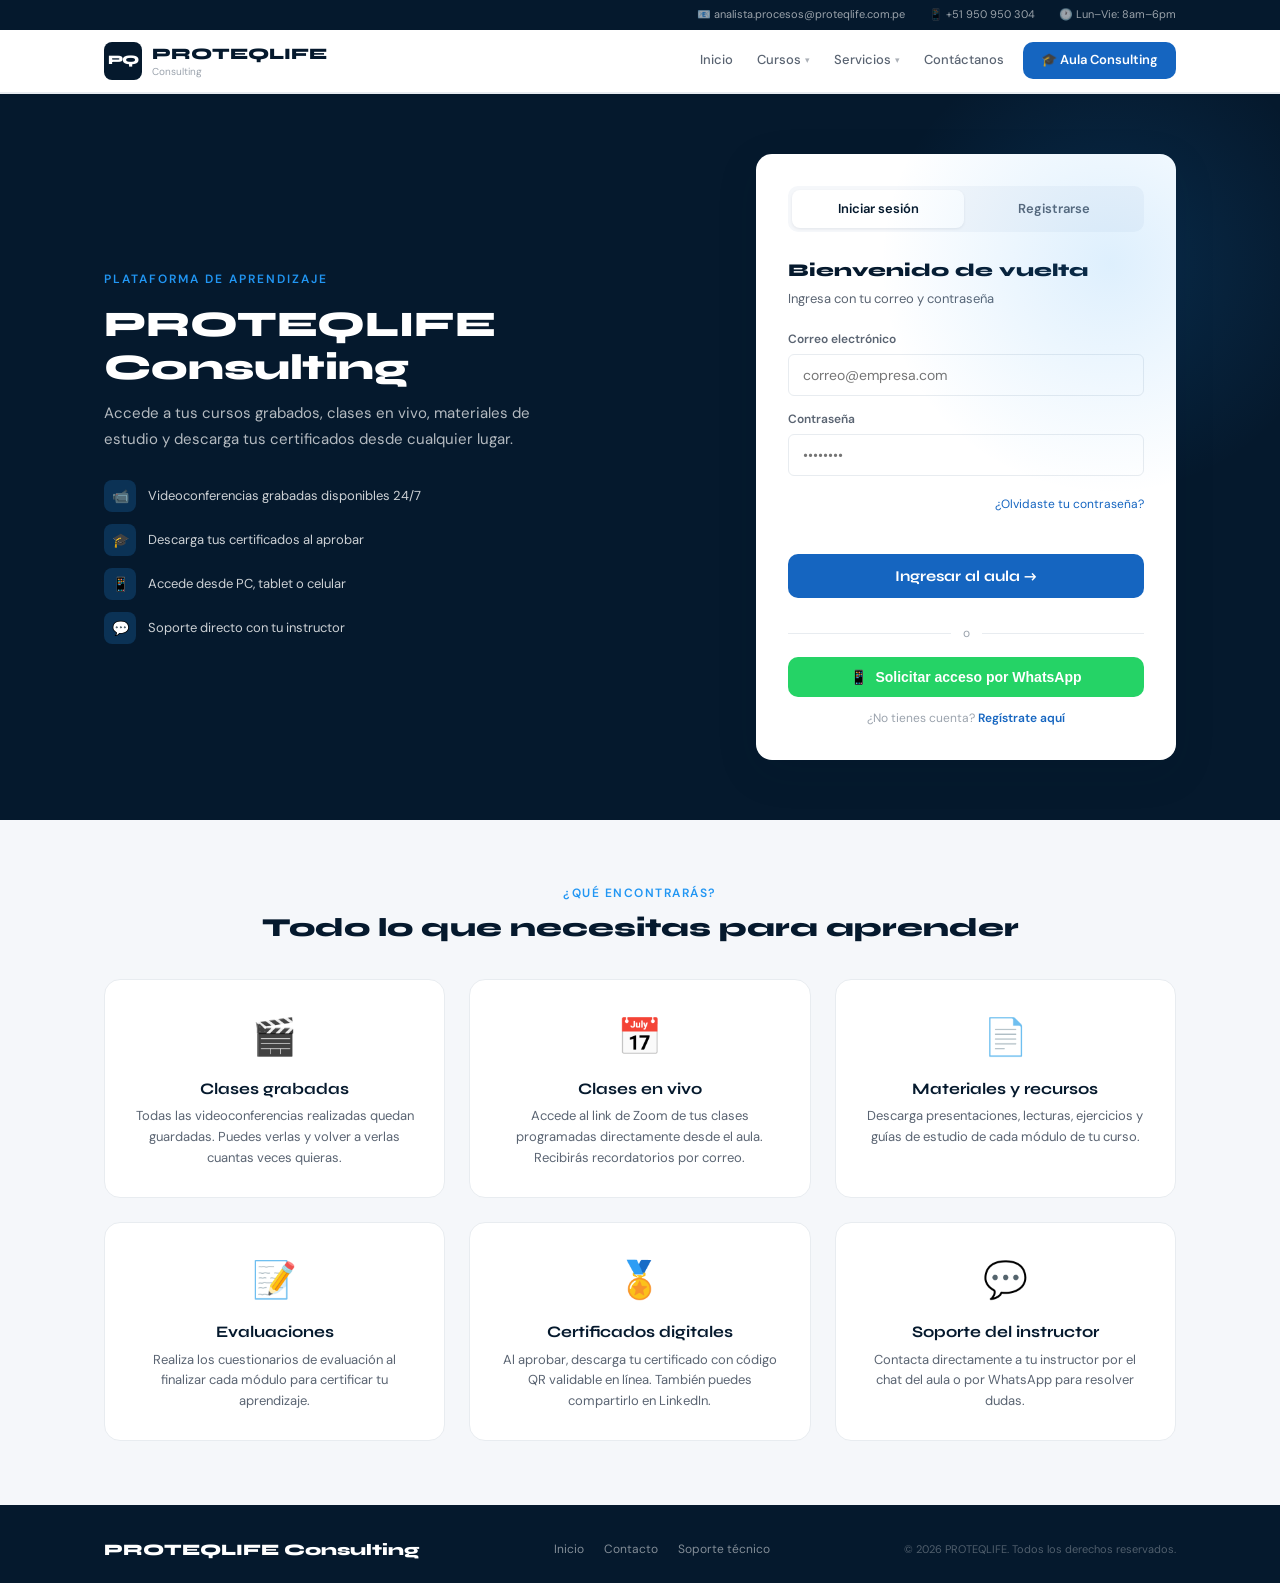
<file: aula-virtual.html>
<!DOCTYPE html>
<html lang="es">
<head>
<meta charset="UTF-8">
<meta name="viewport" content="width=device-width, initial-scale=1.0">
<title>Aula Virtual — PROTEQLIFE Consulting</title>
<link href="https://fonts.googleapis.com/css2?family=DM+Sans:wght@300;400;500;600&family=Syne:wght@600;700;800&display=swap" rel="stylesheet">
<style>
:root{
  --navy:#05192D;--navy-mid:#0C3254;--blue:#1565C0;--blue-bright:#2196F3;
  --blue-light:#E3F2FD;--accent:#FF6B35;--accent-light:#FFF3EE;
  --gold:#F59E0B;--gold-light:#FFFBEB;
  --green:#1B5E20;--green-light:#E8F5E9;
  --gray-100:#F5F7FA;--gray-200:#E8ECF0;--gray-400:#9BA3AD;
  --gray-600:#5A6472;--gray-800:#2C3540;--white:#FFFFFF;
  --radius-sm:6px;--radius-md:10px;--radius-lg:16px;
  --shadow-sm:0 1px 3px rgba(5,25,45,0.08);
  --shadow-md:0 4px 16px rgba(5,25,45,0.10);
  --shadow-lg:0 12px 40px rgba(5,25,45,0.14);
}
*,*::before,*::after{box-sizing:border-box;margin:0;padding:0}
html{scroll-behavior:smooth}
body{font-family:'DM Sans',sans-serif;color:var(--gray-800);background:var(--gray-100);line-height:1.6;overflow-x:hidden}
h1,h2,h3,h4{font-family:'Syne',sans-serif;line-height:1.2}
a{text-decoration:none;color:inherit}
.container{max-width:1120px;margin:0 auto;padding:0 24px}

/* AULA PAGE */
.aula-hero{background:var(--navy);padding:60px 0;position:relative;overflow:hidden}
.aula-hero::before{content:'';position:absolute;top:-80px;right:-80px;width:500px;height:500px;background:radial-gradient(circle,rgba(33,150,243,.15) 0%,transparent 65%);pointer-events:none}
.aula-hero-inner{display:grid;grid-template-columns:1fr 420px;gap:56px;align-items:center}
.aula-hero-text h1{font-size:36px;font-weight:800;color:#fff;margin-bottom:12px}
.aula-hero-text h1 em{color:var(--blue-bright);font-style:normal}
.aula-hero-text p{font-size:15px;color:rgba(255,255,255,.7);line-height:1.7;margin-bottom:28px;max-width:440px}
.aula-features{display:flex;flex-direction:column;gap:12px}
.aula-feat{display:flex;align-items:center;gap:12px}
.aula-feat-icon{width:32px;height:32px;border-radius:8px;background:rgba(33,150,243,.2);display:flex;align-items:center;justify-content:center;font-size:14px;flex-shrink:0}
.aula-feat span{font-size:13px;color:rgba(255,255,255,.8)}

/* LOGIN CARD */
.aula-card{background:#fff;border-radius:var(--radius-lg);padding:32px;box-shadow:var(--shadow-lg)}
.aula-card-tabs{display:flex;gap:4px;background:var(--gray-100);border-radius:var(--radius-md);padding:4px;margin-bottom:24px}
.aula-tab{flex:1;padding:9px;text-align:center;border-radius:8px;font-size:13px;font-weight:600;cursor:pointer;color:var(--gray-600);transition:all .2s}
.aula-tab.active{background:#fff;color:var(--navy);box-shadow:var(--shadow-sm)}
.aula-form-section{display:none}
.aula-form-section.active{display:block}
.form-title{font-family:'Syne',sans-serif;font-size:18px;font-weight:800;color:var(--navy);margin-bottom:4px}
.form-subtitle{font-size:13px;color:var(--gray-600);margin-bottom:20px}
.fg{margin-bottom:14px}
.fg label{display:block;font-size:12px;font-weight:600;color:var(--gray-600);margin-bottom:5px}
.fg input{width:100%;padding:11px 14px;border:1px solid var(--gray-200);border-radius:var(--radius-sm);font-family:'DM Sans',sans-serif;font-size:14px;color:var(--gray-800);background:#fff;outline:none;transition:border-color .15s}
.fg input:focus{border-color:var(--blue-bright);box-shadow:0 0 0 3px rgba(33,150,243,.1)}
.fg-row{display:grid;grid-template-columns:1fr 1fr;gap:12px}
.aula-btn{width:100%;padding:13px;background:var(--blue);color:#fff;border:none;border-radius:var(--radius-md);font-family:'Syne',sans-serif;font-size:15px;font-weight:700;cursor:pointer;transition:background .2s;margin-bottom:12px}
.aula-btn:hover{background:var(--navy-mid)}
.aula-btn-wa{width:100%;padding:12px;background:#25D366;color:#fff;border:none;border-radius:var(--radius-md);font-size:14px;font-weight:600;cursor:pointer;transition:background .2s;display:flex;align-items:center;justify-content:center;gap:8px}
.aula-btn-wa:hover{background:#1da851}
.aula-forgot{text-align:right;margin-bottom:14px}
.aula-forgot a{font-size:12px;color:var(--blue);cursor:pointer}
.aula-divider{display:flex;align-items:center;gap:12px;margin:14px 0;color:var(--gray-400);font-size:12px}
.aula-divider::before,.aula-divider::after{content:'';flex:1;height:1px;background:var(--gray-200)}
.aula-footer-text{text-align:center;font-size:12px;color:var(--gray-400);margin-top:12px}
.aula-footer-text a{color:var(--blue);cursor:pointer;font-weight:600}
.terms-check{display:flex;align-items:flex-start;gap:8px;margin-bottom:14px}
.terms-check input{margin-top:3px;flex-shrink:0}
.terms-check span{font-size:12px;color:var(--gray-600)}
.terms-check a{color:var(--blue)}

/* INFO SECTION */
.aula-info{padding:64px 0}
.info-grid{display:grid;grid-template-columns:repeat(3,1fr);gap:24px}
.info-card{background:#fff;border-radius:var(--radius-lg);padding:28px;border:1px solid var(--gray-200);text-align:center;transition:all .2s}
.info-card:hover{transform:translateY(-3px);box-shadow:var(--shadow-md)}
.info-icon{font-size:36px;margin-bottom:14px}
.info-card h3{font-size:16px;font-weight:700;color:var(--navy);margin-bottom:8px}
.info-card p{font-size:13px;color:var(--gray-600);line-height:1.6}

/* CURSOS DISPONIBLES */
.mis-cursos{padding:0 0 64px}
.mc-header{display:flex;align-items:center;justify-content:space-between;margin-bottom:24px;flex-wrap:wrap;gap:12px}
.mc-title{font-family:'Syne',sans-serif;font-size:22px;font-weight:800;color:var(--navy)}
.mc-grid{display:grid;grid-template-columns:repeat(auto-fill,minmax(280px,1fr));gap:20px}
.mc-card{background:#fff;border-radius:var(--radius-lg);overflow:hidden;border:1px solid var(--gray-200);transition:all .2s}
.mc-card:hover{box-shadow:var(--shadow-md);transform:translateY(-2px)}
.mc-thumb{height:120px;display:flex;align-items:center;justify-content:center;font-size:36px;position:relative}
.mc-progress-bar{position:absolute;bottom:0;left:0;right:0;height:4px;background:var(--gray-200)}
.mc-progress-fill{height:100%;background:var(--blue-bright);border-radius:2px;transition:width .3s}
.mc-body{padding:16px}
.mc-name{font-size:14px;font-weight:700;color:var(--navy);margin-bottom:6px}
.mc-meta{display:flex;gap:12px;margin-bottom:12px}
.mc-meta span{font-size:11px;color:var(--gray-400)}
.mc-footer{display:flex;align-items:center;justify-content:space-between;padding-top:10px;border-top:1px solid var(--gray-200)}
.mc-pct{font-size:12px;font-weight:600;color:var(--blue)}
.mc-btn{font-size:12px;font-weight:600;padding:6px 14px;border-radius:var(--radius-sm);background:var(--blue-light);color:var(--blue);border:none;cursor:pointer}
.mc-btn:hover{background:var(--blue);color:#fff}
.mc-locked{opacity:.6}
.mc-locked .mc-btn{background:var(--gray-200);color:var(--gray-400);cursor:default}

/* MENSAJE ESTADO */
.state-login{display:block}
.state-dashboard{display:none}

footer{background:var(--navy);padding:32px 0 20px}
.ft-inner{display:flex;align-items:center;justify-content:space-between;flex-wrap:wrap;gap:12px}
.ft-logo{font-family:'Syne',sans-serif;font-size:16px;font-weight:800;color:#fff}
.ft-copy{font-size:11px;color:rgba(255,255,255,.3)}
.ft-links{display:flex;gap:20px}
.ft-links a{font-size:12px;color:rgba(255,255,255,.5);transition:color .15s}
.ft-links a:hover{color:#fff}

@media(max-width:900px){
  .aula-hero-inner{grid-template-columns:1fr}
  .aula-card{margin-top:24px}
  .info-grid{grid-template-columns:1fr}
  .mc-grid{grid-template-columns:1fr}
}
@media(max-width:600px){
  .fg-row{grid-template-columns:1fr}
  .aula-hero-text h1{font-size:26px}
}
</style>
</head>
<body>

<script src="nav.js"></script>

<!-- HERO AULA -->
<section class="aula-hero">
  <div class="container">
    <div class="aula-hero-inner">
      <div class="aula-hero-text">
        <div style="font-size:12px;font-weight:600;text-transform:uppercase;letter-spacing:2px;color:var(--blue-bright);margin-bottom:14px">Plataforma de aprendizaje</div>
        <h1>PROTEQLIFE</em><br>Consulting</h1>
        <p>Accede a tus cursos grabados, clases en vivo, materiales de estudio y descarga tus certificados desde cualquier lugar.</p>
        <div class="aula-features">
          <div class="aula-feat"><div class="aula-feat-icon">📹</div><span>Videoconferencias grabadas disponibles 24/7</span></div>
          <div class="aula-feat"><div class="aula-feat-icon">🎓</div><span>Descarga tus certificados al aprobar</span></div>
          <div class="aula-feat"><div class="aula-feat-icon">📱</div><span>Accede desde PC, tablet o celular</span></div>
          <div class="aula-feat"><div class="aula-feat-icon">💬</div><span>Soporte directo con tu instructor</span></div>
        </div>
      </div>

      <!-- CARD LOGIN/REGISTRO -->
      <div class="aula-card" id="aulaCard">
        <div class="aula-card-tabs">
          <div class="aula-tab active" onclick="switchTab('login')">Iniciar sesión</div>
          <div class="aula-tab" onclick="switchTab('registro')">Registrarse</div>
        </div>

        <!-- LOGIN -->
        <div class="aula-form-section active" id="tabLogin">
          <div class="form-title">Bienvenido de vuelta</div>
          <div class="form-subtitle">Ingresa con tu correo y contraseña</div>
          <div class="fg"><label>Correo electrónico</label><input type="email" id="loginEmail" placeholder="correo@empresa.com"></div>
          <div class="fg"><label>Contraseña</label><input type="password" id="loginPass" placeholder="••••••••"></div>
          <div class="aula-forgot"><a onclick="mostrarRecuperar()">¿Olvidaste tu contraseña?</a></div>
          <button class="aula-btn" onclick="procesarLogin()">Ingresar al aula →</button>
          <div class="aula-divider">o</div>
          <button class="aula-btn-wa" onclick="contactarWA()">
            <span>📱</span> Solicitar acceso por WhatsApp
          </button>
          <div class="aula-footer-text">¿No tienes cuenta? <a onclick="switchTab('registro')">Regístrate aquí</a></div>
        </div>

        <!-- REGISTRO -->
        <div class="aula-form-section" id="tabRegistro">
          <div class="form-title">Crear cuenta</div>
          <div class="form-subtitle">Completa tus datos para acceder al aula</div>
          <div class="fg-row">
            <div class="fg"><label>Nombre</label><input type="text" id="regNombre" placeholder="Tu nombre"></div>
            <div class="fg"><label>Apellido</label><input type="text" id="regApellido" placeholder="Tu apellido"></div>
          </div>
          <div class="fg"><label>DNI</label><input type="text" id="regDni" placeholder="12345678" maxlength="8"></div>
          <div class="fg"><label>Correo electrónico</label><input type="email" id="regEmail" placeholder="correo@empresa.com"></div>
          <div class="fg"><label>Teléfono / WhatsApp</label><input type="tel" id="regTel" placeholder="+51 9XX XXX XXX"></div>
          <div class="fg-row">
            <div class="fg"><label>Contraseña</label><input type="password" id="regPass" placeholder="Mínimo 8 caracteres"></div>
            <div class="fg"><label>Confirmar</label><input type="password" id="regPass2" placeholder="Repetir contraseña"></div>
          </div>
          <div class="terms-check">
            <input type="checkbox" id="regTerms">
            <span>Acepto los <a href="#">Términos y condiciones</a> y la <a href="#">Política de privacidad</a></span>
          </div>
          <button class="aula-btn" onclick="procesarRegistro()">Crear mi cuenta →</button>
          <div class="aula-footer-text">¿Ya tienes cuenta? <a onclick="switchTab('login')">Inicia sesión</a></div>
        </div>
      </div>
    </div>
  </div>
</section>

<!-- INFO CARDS -->
<section class="aula-info">
  <div class="container">
    <div style="text-align:center;margin-bottom:36px">
      <div style="font-size:12px;font-weight:600;text-transform:uppercase;letter-spacing:1.5px;color:var(--blue-bright);margin-bottom:8px">¿Qué encontrarás?</div>
      <h2 style="font-size:26px;font-weight:800;color:var(--navy)">Todo lo que necesitas para aprender</h2>
    </div>
    <div class="info-grid">
      <div class="info-card">
        <div class="info-icon">🎬</div>
        <h3>Clases grabadas</h3>
        <p>Todas las videoconferencias realizadas quedan guardadas. Puedes verlas y volver a verlas cuantas veces quieras.</p>
      </div>
      <div class="info-card">
        <div class="info-icon">📅</div>
        <h3>Clases en vivo</h3>
        <p>Accede al link de Zoom de tus clases programadas directamente desde el aula. Recibirás recordatorios por correo.</p>
      </div>
      <div class="info-card">
        <div class="info-icon">📄</div>
        <h3>Materiales y recursos</h3>
        <p>Descarga presentaciones, lecturas, ejercicios y guías de estudio de cada módulo de tu curso.</p>
      </div>
      <div class="info-card">
        <div class="info-icon">📝</div>
        <h3>Evaluaciones</h3>
        <p>Realiza los cuestionarios de evaluación al finalizar cada módulo para certificar tu aprendizaje.</p>
      </div>
      <div class="info-card">
        <div class="info-icon">🏅</div>
        <h3>Certificados digitales</h3>
        <p>Al aprobar, descarga tu certificado con código QR validable en línea. También puedes compartirlo en LinkedIn.</p>
      </div>
      <div class="info-card">
        <div class="info-icon">💬</div>
        <h3>Soporte del instructor</h3>
        <p>Contacta directamente a tu instructor por el chat del aula o por WhatsApp para resolver dudas.</p>
      </div>
    </div>
  </div>
</section>

<!-- CURSOS DEMO (se muestran cuando el usuario "ingresa") -->
<section class="mis-cursos" id="misCursosSection" style="display:none">
  <div class="container">
    <div class="mc-header">
      <div class="mc-title">👋 Bienvenido, <span id="nombreUsuario">Usuario</span></div>
      <div style="display:flex;gap:8px">
        <button onclick="cerrarSesion()" style="font-size:12px;padding:6px 14px;border:1px solid var(--gray-200);border-radius:var(--radius-sm);background:#fff;cursor:pointer;color:var(--gray-600)">Cerrar sesión</button>
        <a href="index.html#cursos" style="font-size:12px;padding:6px 14px;background:var(--blue);color:#fff;border-radius:var(--radius-sm);font-weight:600">+ Agregar cursos</a>
      </div>
    </div>

    <div style="margin-bottom:32px">
      <div style="font-size:14px;font-weight:600;color:var(--navy);margin-bottom:16px">Mis cursos activos</div>
      <div class="mc-grid">
        <div class="mc-card">
          <div class="mc-thumb" style="background:#E3F2FD">🛡️
            <div class="mc-progress-bar"><div class="mc-progress-fill" style="width:65%"></div></div>
          </div>
          <div class="mc-body">
            <div class="mc-name">Ley 29783 — SST Completo</div>
            <div class="mc-meta"><span>⏱ 8 horas</span><span>📹 4/6 sesiones</span></div>
            <div class="mc-footer">
              <span class="mc-pct">65% completado</span>
              <button class="mc-btn">Continuar →</button>
            </div>
          </div>
        </div>
        <div class="mc-card">
          <div class="mc-thumb" style="background:#FFF3EE">✅
            <div class="mc-progress-bar"><div class="mc-progress-fill" style="width:100%;background:var(--green)"></div></div>
          </div>
          <div class="mc-body">
            <div class="mc-name">Técnica de las 5S</div>
            <div class="mc-meta"><span>⏱ 6 horas</span><span>✅ Completado</span></div>
            <div class="mc-footer">
              <span class="mc-pct" style="color:var(--green)">✓ Aprobado</span>
              <button class="mc-btn" style="background:var(--green-light);color:var(--green)">Descargar cert.</button>
            </div>
          </div>
        </div>
        <div class="mc-card mc-locked">
          <div class="mc-thumb" style="background:#F3E5F5">🤖
            <div class="mc-progress-bar"><div class="mc-progress-fill" style="width:0%"></div></div>
          </div>
          <div class="mc-body">
            <div class="mc-name">Fundamentos de IA para empresas</div>
            <div class="mc-meta"><span>⏱ 8 horas</span><span>🔒 Pendiente de pago</span></div>
            <div class="mc-footer">
              <span class="mc-pct" style="color:var(--gray-400)">No iniciado</span>
              <button class="mc-btn">Activar →</button>
            </div>
          </div>
        </div>
      </div>
    </div>

    <!-- PRÓXIMAS CLASES EN VIVO -->
    <div style="font-size:14px;font-weight:600;color:var(--navy);margin-bottom:16px">📅 Próximas clases en vivo</div>
    <div style="display:flex;flex-direction:column;gap:10px">
      <div style="background:#fff;border-radius:var(--radius-md);padding:16px;border:1px solid var(--gray-200);display:flex;align-items:center;gap:16px;flex-wrap:wrap">
        <div style="width:44px;height:44px;border-radius:10px;background:var(--blue-light);display:flex;align-items:center;justify-content:center;font-size:20px;flex-shrink:0">🛡️</div>
        <div style="flex:1">
          <div style="font-size:13px;font-weight:600;color:var(--navy)">Ley 29783 — Módulo 5: Investigación de Accidentes</div>
          <div style="font-size:12px;color:var(--gray-400)">Jue 10 Abr · 7:00 PM · Zoom</div>
        </div>
        <a href="https://zoom.us" target="_blank" style="background:var(--blue);color:#fff;padding:8px 16px;border-radius:var(--radius-sm);font-size:12px;font-weight:600">Unirse →</a>
      </div>
      <div style="background:#fff;border-radius:var(--radius-md);padding:16px;border:1px solid var(--gray-200);display:flex;align-items:center;gap:16px;flex-wrap:wrap">
        <div style="width:44px;height:44px;border-radius:10px;background:var(--accent-light);display:flex;align-items:center;justify-content:center;font-size:20px;flex-shrink:0">✅</div>
        <div style="flex:1">
          <div style="font-size:13px;font-weight:600;color:var(--navy)">ISO 9001:2015 — Sesión introductoria</div>
          <div style="font-size:12px;color:var(--gray-400)">Sáb 12 Abr · 9:00 AM · Zoom</div>
        </div>
        <a href="https://zoom.us" target="_blank" style="background:var(--blue);color:#fff;padding:8px 16px;border-radius:var(--radius-sm);font-size:12px;font-weight:600">Unirse →</a>
      </div>
    </div>
  </div>
</section>

<footer>
  <div class="container">
    <div class="ft-inner">
      <div class="ft-logo">PROTEQLIFE Consulting</div>
      <div class="ft-links">
        <a href="index.html">Inicio</a>
        <a href="index.html#contacto">Contacto</a>
        <a href="#">Soporte técnico</a>
      </div>
      <div class="ft-copy">© 2026 PROTEQLIFE. Todos los derechos reservados.</div>
    </div>
  </div>
</footer>


<script>
// ============================================================
// PROTEQLIFE — Sistema de Autenticación (Frontend completo)
// Implementa: registro, login, sesiones JWT simuladas,
// hash de contraseñas (SHA-256 via SubtleCrypto), 
// recuperación de contraseña, protección de rutas.
// ============================================================

// ---------- UTILIDADES CRIPTO ----------
async function hashPassword(password) {
  var encoder = new TextEncoder();
  var data = encoder.encode(password + 'pql_salt_2026');
  var hashBuffer = await crypto.subtle.digest('SHA-256', data);
  var hashArray = Array.from(new Uint8Array(hashBuffer));
  return hashArray.map(function(b){ return b.toString(16).padStart(2,'0'); }).join('');
}

function generateToken(userId) {
  var header = btoa(JSON.stringify({alg:'HS256',typ:'JWT'}));
  var payload = btoa(JSON.stringify({sub:userId, iat:Date.now(), exp:Date.now()+86400000}));
  var signature = btoa(userId + '_pql_secret_' + Date.now());
  return header + '.' + payload + '.' + signature;
}

function parseToken(token) {
  if (!token) return null;
  try {
    var parts = token.split('.');
    if (parts.length !== 3) return null;
    var payload = JSON.parse(atob(parts[1]));
    if (payload.exp < Date.now()) { localStorage.removeItem('pql_token'); return null; }
    return payload;
  } catch(e) { return null; }
}

// ---------- ALMACENAMIENTO ----------
function getUsers() { return JSON.parse(localStorage.getItem('pql_users') || '[]'); }
function saveUsers(users) { localStorage.setItem('pql_users', JSON.stringify(users)); }
function getCurrentUser() {
  var token = localStorage.getItem('pql_token');
  var payload = parseToken(token);
  if (!payload) return null;
  var users = getUsers();
  return users.find(function(u){ return u.id === payload.sub; }) || null;
}

// ---------- TABS ----------
function switchTab(tab) {
  document.querySelectorAll('.aula-tab').forEach(function(t, i) {
    t.classList.toggle('active', (tab==='login'&&i===0)||(tab==='registro'&&i===1));
  });
  document.getElementById('tabLogin').classList.toggle('active', tab==='login');
  document.getElementById('tabRegistro').classList.toggle('active', tab==='registro');
  document.getElementById('loginError').textContent = '';
  document.getElementById('registroError').textContent = '';
}

// ---------- LOGIN ----------
async function procesarLogin() {
  var email = document.getElementById('loginEmail').value.trim().toLowerCase();
  var pass = document.getElementById('loginPass').value;
  var btn = document.getElementById('loginBtn');
  var err = document.getElementById('loginError');

  if (!email || !pass) { err.textContent = 'Por favor ingresa tu correo y contraseña.'; return; }
  if (!email.includes('@')) { err.textContent = 'Ingresa un correo válido.'; return; }

  btn.textContent = 'Verificando...';
  btn.disabled = true;

  try {
    var hashed = await hashPassword(pass);
    var users = getUsers();
    var user = users.find(function(u){ return u.email === email && u.password === hashed; });

    if (!user) {
      err.textContent = 'Correo o contraseña incorrectos. ¿No tienes cuenta? Regístrate.';
      btn.textContent = 'Iniciar sesión';
      btn.disabled = false;
      return;
    }

    var token = generateToken(user.id);
    localStorage.setItem('pql_token', token);
    user.lastLogin = new Date().toLocaleDateString('es-PE');
    saveUsers(users);
    mostrarDashboard(user);
  } catch(e) {
    err.textContent = 'Error al procesar. Intenta nuevamente.';
    btn.textContent = 'Iniciar sesión';
    btn.disabled = false;
  }
}

// ---------- REGISTRO ----------
async function procesarRegistro() {
  var nombre = document.getElementById('regNombre').value.trim();
  var apellido = document.getElementById('regApellido').value.trim();
  var email = document.getElementById('regEmail').value.trim().toLowerCase();
  var pass = document.getElementById('regPass').value;
  var pass2 = document.getElementById('regPass2').value;
  var terms = document.getElementById('regTerms').checked;
  var btn = document.getElementById('registroBtn');
  var err = document.getElementById('registroError');

  if (!nombre || !apellido || !email || !pass) { err.textContent = 'Completa todos los campos obligatorios.'; return; }
  if (!email.includes('@')) { err.textContent = 'Ingresa un correo válido.'; return; }
  if (pass.length < 8) { err.textContent = 'La contraseña debe tener al menos 8 caracteres.'; return; }
  if (!/[A-Z]/.test(pass)) { err.textContent = 'La contraseña debe tener al menos una mayúscula.'; return; }
  if (!/[0-9]/.test(pass)) { err.textContent = 'La contraseña debe tener al menos un número.'; return; }
  if (pass !== pass2) { err.textContent = 'Las contraseñas no coinciden.'; return; }
  if (!terms) { err.textContent = 'Debes aceptar los términos y condiciones.'; return; }

  var users = getUsers();
  if (users.find(function(u){ return u.email === email; })) {
    err.textContent = 'Este correo ya está registrado. ¿Deseas iniciar sesión?';
    return;
  }

  btn.textContent = 'Creando cuenta...';
  btn.disabled = true;

  try {
    var hashed = await hashPassword(pass);
    var newUser = {
      id: 'u_' + Date.now(),
      nombre: nombre,
      apellido: apellido,
      email: email,
      password: hashed,
      creado: new Date().toLocaleDateString('es-PE'),
      lastLogin: new Date().toLocaleDateString('es-PE'),
      cursos: [],
      certificados: []
    };
    users.push(newUser);
    saveUsers(users);
    var token = generateToken(newUser.id);
    localStorage.setItem('pql_token', token);
    mostrarDashboard(newUser);
  } catch(e) {
    err.textContent = 'Error al crear la cuenta. Intenta nuevamente.';
    btn.textContent = 'Crear mi cuenta';
    btn.disabled = false;
  }
}

// ---------- DASHBOARD ----------
function mostrarDashboard(user) {
  document.getElementById('aulaCard').style.display = 'none';
  document.querySelector('.aula-hero-text').innerHTML =
    '<div style="font-size:12px;font-weight:600;text-transform:uppercase;letter-spacing:2px;color:var(--blue-bright);margin-bottom:14px">Plataforma de aprendizaje</div>' +
    '<h1>¡Hola, <em>' + user.nombre + '</em>!</h1>' +
    '<p style="font-size:15px;color:rgba(255,255,255,.7);line-height:1.7;max-width:440px">Bienvenido a tu Aula Virtual. Aquí puedes acceder a tus cursos, materiales y certificados.</p>' +
    '<div style="display:flex;gap:12px;margin-top:20px;flex-wrap:wrap">' +
    '<button onclick="cerrarSesion()" style="padding:10px 20px;background:rgba(255,255,255,.1);color:#fff;border:1px solid rgba(255,255,255,.3);border-radius:8px;font-size:13px;font-weight:600;cursor:pointer">🚪 Cerrar sesión</button>' +
    '</div>';
  document.querySelector('.aula-hero-inner').style.gridTemplateColumns = '1fr';
  document.getElementById('misCursosSection').style.display = 'block';
  document.getElementById('nombreUsuario').textContent = user.nombre + ' ' + user.apellido;
  renderMisCursos(user);
  window.scrollTo({top: 0, behavior: 'smooth'});
}

function renderMisCursos(user) {
  // Obtener cursos comprados del carrito (simulado con localStorage)
  var carrito = JSON.parse(localStorage.getItem('pql_compras_' + user.id) || '[]');
  var grid = document.getElementById('cursosGrid');
  if (!grid) return;
  if (carrito.length === 0) {
    grid.innerHTML = '<div style="grid-column:1/-1;text-align:center;padding:40px 20px;color:var(--gray-400)"><div style="font-size:48px;margin-bottom:16px">📚</div><h3 style="font-family:Syne,sans-serif;font-size:18px;color:var(--navy);margin-bottom:8px">Aún no tienes cursos</h3><p style="font-size:14px;margin-bottom:24px">Explora nuestro catálogo y elige el curso que necesitas.</p><a href="index.html#areas" style="background:var(--blue);color:#fff;padding:12px 24px;border-radius:10px;font-weight:700;font-size:14px;text-decoration:none">Ver catálogo de cursos →</a></div>';
    return;
  }
  grid.innerHTML = carrito.map(function(c) {
    return '<div style="background:#fff;border:1px solid var(--gray-200);border-radius:12px;overflow:hidden"><div style="height:80px;background:var(--blue-light);display:flex;align-items:center;justify-content:center;font-size:36px">' + (c.emoji||'📚') + '</div><div style="padding:14px"><div style="font-size:13px;font-weight:700;color:var(--navy);margin-bottom:8px;line-height:1.4">' + c.nombre + '</div><div style="background:var(--gray-200);border-radius:20px;height:6px;margin-bottom:8px"><div style="background:var(--blue);height:6px;border-radius:20px;width:0%"></div></div><div style="font-size:11px;color:var(--gray-400);margin-bottom:12px">0% completado</div><button style="width:100%;padding:9px;background:var(--blue-light);color:var(--blue);border:none;border-radius:8px;font-size:12px;font-weight:700;cursor:pointer">▶ Continuar curso</button></div></div>';
  }).join('');
}

// ---------- CERRAR SESIÓN ----------
function cerrarSesion() {
  localStorage.removeItem('pql_token');
  window.location.reload();
}

// ---------- RECUPERAR CONTRASEÑA ----------
function mostrarRecuperar() {
  var email = prompt('Ingresa tu correo para recuperar tu contraseña:');
  if (!email) return;
  email = email.trim().toLowerCase();
  var users = getUsers();
  var user = users.find(function(u){ return u.email === email; });
  if (user) {
    alert('✅ Enviamos las instrucciones de recuperación a ' + email + '.\n\nRevisa tu bandeja de entrada (puede tardar unos minutos).');
  } else {
    alert('No encontramos una cuenta con ese correo. ¿Quieres registrarte?');
  }
}

// ---------- CONTACT WA ----------
function contactarWA() {
  window.open('https://wa.me/51999000000?text=Hola PROTEQLIFE, necesito acceso al Aula Virtual.', '_blank');
}

// ---------- TOGGLE CONTRASEÑA ----------
function togglePass(inputId, btn) {
  var inp = document.getElementById(inputId);
  if (inp.type === 'password') { inp.type = 'text'; btn.textContent = '🙈'; }
  else { inp.type = 'password'; btn.textContent = '👁'; }
}

// ---------- VALIDACIÓN EN TIEMPO REAL ----------
function validarPass(val) {
  var hints = document.getElementById('passHints');
  if (!hints) return;
  var rules = [
    {regex:/^.{8,}$/, id:'h1', text:'Al menos 8 caracteres'},
    {regex:/[A-Z]/, id:'h2', text:'Al menos una mayúscula'},
    {regex:/[0-9]/, id:'h3', text:'Al menos un número'},
  ];
  hints.innerHTML = rules.map(function(r){
    var ok = r.regex.test(val);
    return '<div style="font-size:11px;color:'+(ok?'#1B5E20':'#9BA3AD')+'">'+( ok?'✓':'○')+' '+r.text+'</div>';
  }).join('');
}

// ---------- AUTO-LOGIN ----------
document.addEventListener('DOMContentLoaded', function() {
  // Add error containers and buttons if missing
  var loginForm = document.getElementById('tabLogin');
  if (loginForm && !document.getElementById('loginError')) {
    var errDiv = document.createElement('div');
    errDiv.id = 'loginError';
    errDiv.style.cssText = 'font-size:12px;color:#C62828;margin-bottom:8px;min-height:16px;padding:0 2px;';
    var submitBtn = loginForm.querySelector('button[onclick="procesarLogin()"]');
    if (submitBtn) loginForm.insertBefore(errDiv, submitBtn);
  }
  var regForm = document.getElementById('tabRegistro');
  if (regForm && !document.getElementById('registroError')) {
    var errDiv2 = document.createElement('div');
    errDiv2.id = 'registroError';
    errDiv2.style.cssText = 'font-size:12px;color:#C62828;margin-bottom:8px;min-height:16px;padding:0 2px;';
    var submitBtn2 = regForm.querySelector('button[onclick="procesarRegistro()"]');
    if (submitBtn2) regForm.insertBefore(errDiv2, submitBtn2);
  }

  // Assign IDs to login/register buttons
  var loginBtn = document.querySelector('button[onclick="procesarLogin()"]');
  if (loginBtn && !loginBtn.id) loginBtn.id = 'loginBtn';
  var regBtn = document.querySelector('button[onclick="procesarRegistro()"]');
  if (regBtn && !regBtn.id) regBtn.id = 'registroBtn';

  // Pass strength hint
  var regPass = document.getElementById('regPass');
  if (regPass) {
    var hintDiv = document.createElement('div');
    hintDiv.id = 'passHints';
    hintDiv.style.marginTop = '6px';
    regPass.parentNode.appendChild(hintDiv);
    regPass.addEventListener('input', function(){ validarPass(this.value); });
  }

  // Auto-login if token exists
  var user = getCurrentUser();
  if (user) mostrarDashboard(user);
});
</script>
</body>
</html>
</file>
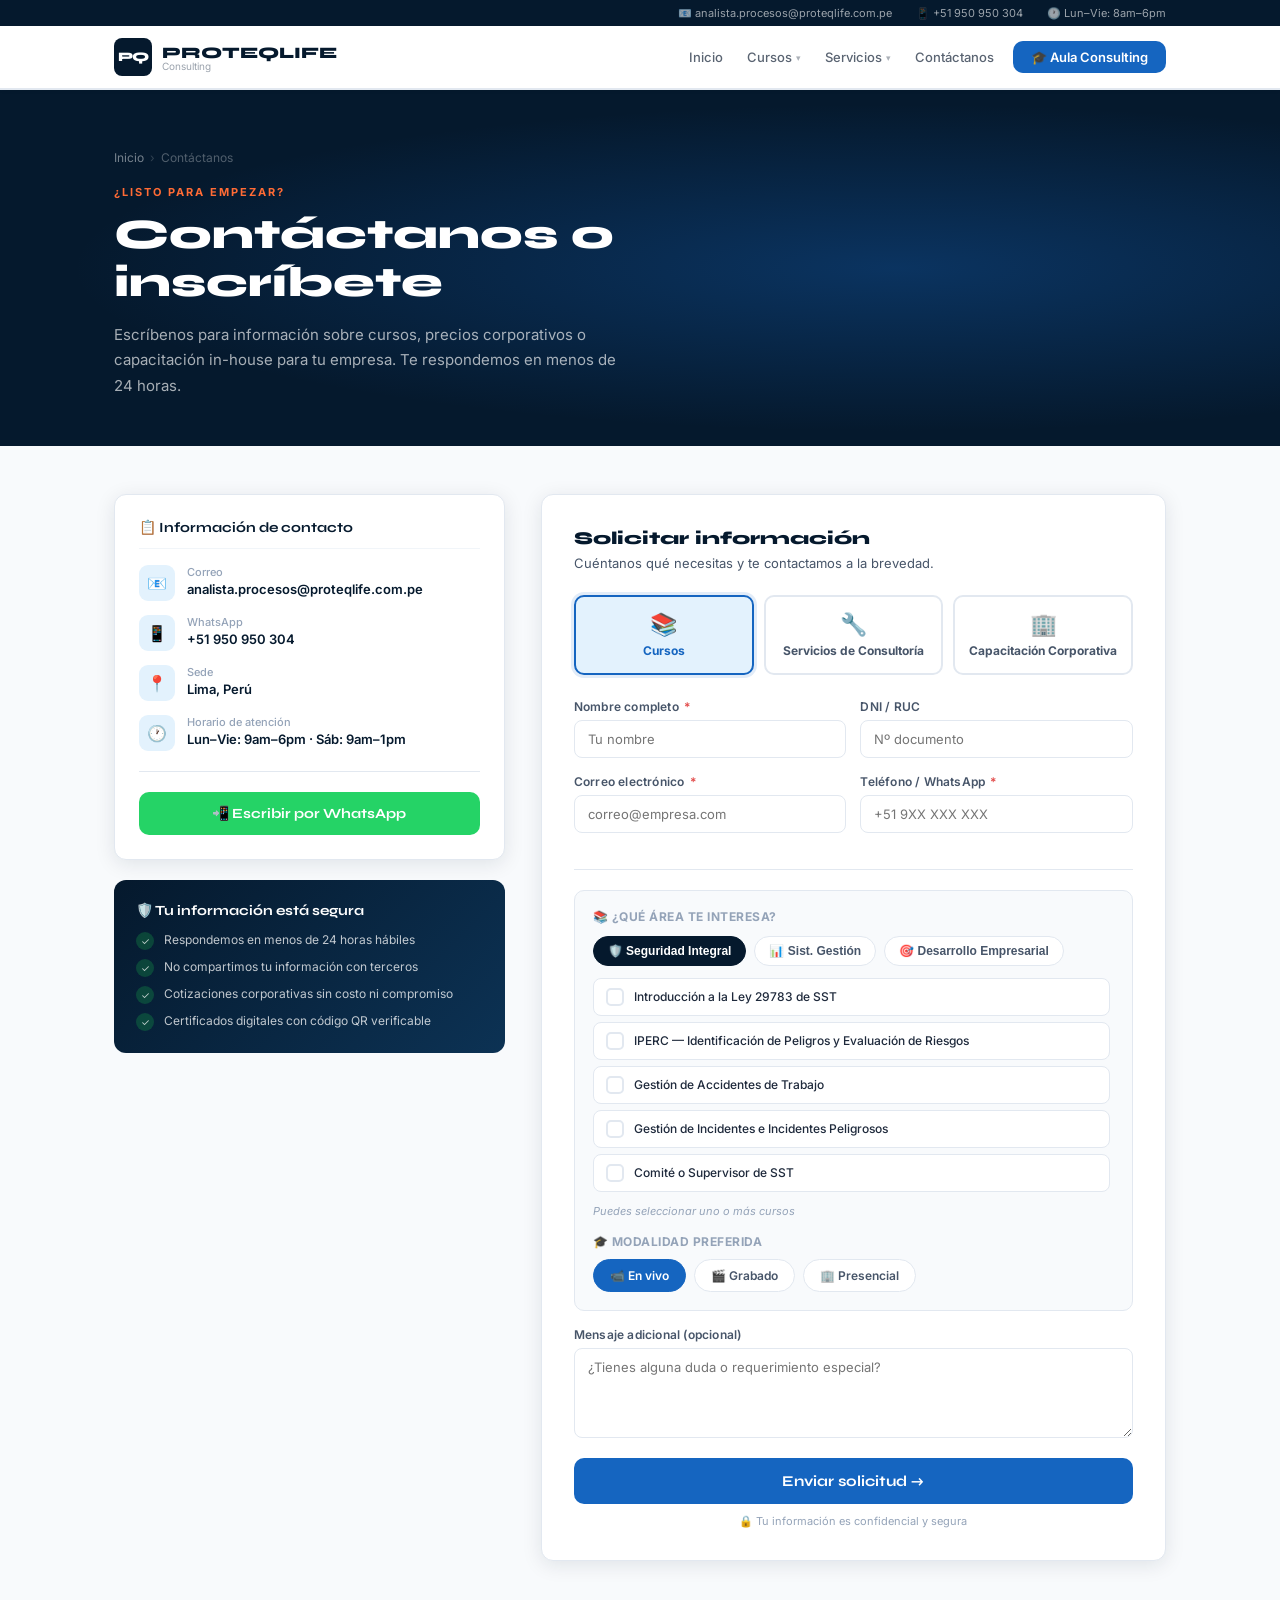
<file: contacto.html>
<!DOCTYPE html>
<html lang="es">
<head>
<meta charset="UTF-8">
<meta name="viewport" content="width=device-width, initial-scale=1.0">
<title>Contáctanos — PROTEQLIFE Consulting</title>
<link rel="preconnect" href="https://fonts.googleapis.com">
<link href="https://fonts.googleapis.com/css2?family=Syne:wght@400;600;700;800&family=Inter:wght@400;500;600&display=swap" rel="stylesheet">
<style>
/* ── VARIABLES ── */
:root {
  --navy:       #05192D;
  --navy-mid:   #0C3254;
  --blue:       #1565C0;
  --blue-light: #E3F2FD;
  --orange:     #FF6B35;
  --gold:       #F59E0B;
  --green:      #16A34A;
  --gray-50:    #F8FAFC;
  --gray-100:   #F1F5F9;
  --gray-200:   #E2E8F0;
  --gray-400:   #94A3B8;
  --gray-600:   #475569;
  --gray-800:   #1E293B;
  --white:      #FFFFFF;
  --radius:     12px;
  --shadow:     0 4px 20px rgba(5,25,45,.10);
  --shadow-lg:  0 12px 40px rgba(5,25,45,.14);
}

* { box-sizing: border-box; margin: 0; padding: 0; }
html { scroll-behavior: smooth; }
body { font-family: 'Inter', sans-serif; background: var(--gray-50); color: var(--gray-800); }
.container { max-width: 1100px; margin: 0 auto; padding: 0 24px; }

/* ── HERO ── */
.hero {
  background: var(--navy);
  padding: 60px 0 48px;
  position: relative;
  overflow: hidden;
}
.hero::before {
  content: '';
  position: absolute; inset: 0;
  background: radial-gradient(ellipse at 70% 50%, rgba(21,101,192,.35) 0%, transparent 65%);
}
.breadcrumb {
  font-size: 12px; color: rgba(255,255,255,.45);
  margin-bottom: 20px; display: flex; gap: 6px; align-items: center;
  position: relative;
}
.breadcrumb a { color: rgba(255,255,255,.45); text-decoration: none; }
.breadcrumb a:hover { color: rgba(255,255,255,.7); }
.breadcrumb span { opacity: .4; }
.hero-eyebrow {
  font-size: 11px; font-weight: 700; letter-spacing: 2px;
  text-transform: uppercase; color: var(--orange);
  margin-bottom: 12px; position: relative;
}
.hero h1 {
  font-family: 'Syne', sans-serif; font-size: clamp(28px, 4vw, 42px);
  font-weight: 800; color: #fff; line-height: 1.15;
  margin-bottom: 14px; position: relative;
}
.hero p {
  font-size: 15px; color: rgba(255,255,255,.65);
  max-width: 520px; line-height: 1.7; position: relative;
}

/* ── MAIN LAYOUT ── */
.main-grid {
  display: grid;
  grid-template-columns: 1fr 1.6fr;
  gap: 36px;
  padding: 48px 0 80px;
  align-items: start;
}

/* ── SIDEBAR INFO ── */
.sidebar { display: flex; flex-direction: column; gap: 20px; }

.info-card {
  background: var(--white);
  border: 1px solid var(--gray-200);
  border-radius: var(--radius);
  padding: 24px;
  box-shadow: var(--shadow);
}
.info-card-title {
  font-family: 'Syne', sans-serif;
  font-size: 14px; font-weight: 700;
  color: var(--navy); margin-bottom: 16px;
  padding-bottom: 12px;
  border-bottom: 1px solid var(--gray-100);
}
.ci { display: flex; gap: 12px; align-items: flex-start; margin-bottom: 14px; }
.ci:last-child { margin-bottom: 0; }
.ci-icon {
  width: 36px; height: 36px; border-radius: 9px;
  background: var(--blue-light); display: flex;
  align-items: center; justify-content: center;
  font-size: 16px; flex-shrink: 0;
}
.ci-label { font-size: 11px; color: var(--gray-400); font-weight: 500; margin-bottom: 2px; }
.ci-val   { font-size: 13px; color: var(--navy); font-weight: 600; }

.wa-btn {
  display: flex; align-items: center; justify-content: center; gap: 10px;
  background: #25D366; color: #fff; border: none; border-radius: 10px;
  padding: 13px; width: 100%; cursor: pointer;
  font-family: 'Syne', sans-serif; font-size: 14px; font-weight: 700;
  text-decoration: none; transition: background .15s;
}
.wa-btn:hover { background: #1da851; }

.guarantee-card {
  background: linear-gradient(135deg, var(--navy) 0%, var(--navy-mid) 100%);
  border-radius: var(--radius); padding: 22px;
  color: #fff;
}
.guarantee-card h4 {
  font-family: 'Syne', sans-serif; font-size: 14px;
  font-weight: 700; margin-bottom: 12px;
}
.guarantee-item {
  display: flex; gap: 10px; align-items: flex-start;
  font-size: 12px; color: rgba(255,255,255,.75);
  line-height: 1.5; margin-bottom: 8px;
}
.guarantee-item:last-child { margin-bottom: 0; }
.g-check {
  width: 18px; height: 18px; border-radius: 50%;
  background: rgba(22,163,74,.3); display: flex;
  align-items: center; justify-content: center;
  font-size: 10px; flex-shrink: 0; margin-top: 1px;
}

/* ── FORMULARIO ── */
.form-card {
  background: var(--white);
  border: 1px solid var(--gray-200);
  border-radius: var(--radius);
  padding: 32px;
  box-shadow: var(--shadow);
}
.form-card-title {
  font-family: 'Syne', sans-serif;
  font-size: 18px; font-weight: 800;
  color: var(--navy); margin-bottom: 6px;
}
.form-card-sub {
  font-size: 13px; color: var(--gray-600);
  margin-bottom: 24px;
}

/* Tipo de consulta tabs */
.tipo-tabs {
  display: grid; grid-template-columns: repeat(3, 1fr);
  gap: 10px; margin-bottom: 24px;
}
.tipo-tab {
  border: 2px solid var(--gray-200);
  border-radius: 10px; padding: 14px 10px;
  cursor: pointer; text-align: center;
  transition: all .18s; background: var(--white);
  display: flex; flex-direction: column;
  align-items: center; gap: 6px;
}
.tipo-tab:hover { border-color: var(--blue); background: var(--blue-light); }
.tipo-tab.active {
  border-color: var(--blue);
  background: var(--blue-light);
  box-shadow: 0 0 0 3px rgba(21,101,192,.12);
}
.tipo-tab .tab-icon { font-size: 22px; }
.tipo-tab .tab-label {
  font-size: 12px; font-weight: 700;
  color: var(--gray-600); line-height: 1.3;
}
.tipo-tab.active .tab-label { color: var(--blue); }

/* Campos base */
.form-row { display: grid; grid-template-columns: 1fr 1fr; gap: 14px; }
.form-group { margin-bottom: 16px; }
.form-group label {
  display: block; font-size: 12px; font-weight: 600;
  color: var(--gray-600); margin-bottom: 6px;
  letter-spacing: .2px;
}
.form-group label .req { color: #E24B4A; margin-left: 2px; }
.form-group input,
.form-group select,
.form-group textarea {
  width: 100%; padding: 10px 13px;
  border: 1.5px solid var(--gray-200);
  border-radius: 8px; font-size: 13px;
  color: var(--gray-800); background: #fff;
  transition: border-color .15s;
  font-family: 'Inter', sans-serif;
  outline: none; appearance: none;
}
.form-group input:focus,
.form-group select:focus,
.form-group textarea:focus { border-color: var(--blue); }
.form-group textarea { resize: vertical; min-height: 90px; }
.form-group select {
  background-image: url("data:image/svg+xml,%3Csvg xmlns='http://www.w3.org/2000/svg' width='12' height='8' viewBox='0 0 12 8'%3E%3Cpath fill='%2394A3B8' d='M6 8L0 0h12z'/%3E%3C/svg%3E");
  background-repeat: no-repeat;
  background-position: right 13px center;
  padding-right: 36px;
}

/* Secciones dinámicas */
.dyn-section {
  background: var(--gray-50);
  border: 1px solid var(--gray-200);
  border-radius: 10px;
  padding: 18px;
  margin-bottom: 16px;
  animation: fadeIn .2s ease;
}
@keyframes fadeIn { from { opacity:0; transform:translateY(-6px); } to { opacity:1; transform:translateY(0); } }
.dyn-section-title {
  font-size: 12px; font-weight: 700;
  text-transform: uppercase; letter-spacing: .5px;
  color: var(--gray-400); margin-bottom: 12px;
  display: flex; align-items: center; gap: 6px;
}

/* Checkbox cursos */
.cursos-grid {
  display: flex; flex-direction: column; gap: 6px;
  max-height: 220px; overflow-y: auto;
  padding-right: 4px;
}
.cursos-grid::-webkit-scrollbar { width: 4px; }
.cursos-grid::-webkit-scrollbar-track { background: transparent; }
.cursos-grid::-webkit-scrollbar-thumb { background: var(--gray-200); border-radius: 2px; }

.curso-check-item {
  display: flex; align-items: center; gap: 10px;
  padding: 9px 12px; border-radius: 8px;
  border: 1.5px solid var(--gray-200);
  cursor: pointer; transition: all .15s;
  background: #fff;
}
.curso-check-item:hover { border-color: var(--blue); background: var(--blue-light); }
.curso-check-item.checked { border-color: var(--blue); background: var(--blue-light); }
.curso-check-item input[type="checkbox"] { display: none; }
.cc-box {
  width: 18px; height: 18px; border-radius: 5px;
  border: 2px solid var(--gray-200); flex-shrink: 0;
  display: flex; align-items: center; justify-content: center;
  font-size: 11px; transition: all .15s;
}
.curso-check-item.checked .cc-box {
  background: var(--blue); border-color: var(--blue); color: #fff;
}
.cc-nombre { font-size: 12px; font-weight: 500; color: var(--gray-800); flex: 1; }

/* Área tab buttons para corporativa */
.area-tabs-corp {
  display: flex; gap: 8px; margin-bottom: 12px; flex-wrap: wrap;
}
.area-tab-btn {
  padding: 7px 14px; border-radius: 20px;
  border: 1.5px solid var(--gray-200);
  font-size: 12px; font-weight: 600;
  cursor: pointer; transition: all .15s;
  background: #fff; color: var(--gray-600);
  display: flex; align-items: center; gap: 5px;
}
.area-tab-btn:hover { border-color: var(--blue); color: var(--blue); }
.area-tab-btn.active {
  background: var(--navy); border-color: var(--navy); color: #fff;
}
.area-tab-btn .ab-count {
  background: var(--orange); color: #fff;
  font-size: 10px; border-radius: 10px;
  padding: 1px 6px; font-weight: 700;
  display: none;
}
.area-tab-btn.active .ab-count { display: inline-block; }

/* Modalidad chips */
.modalidad-chips { display: flex; gap: 8px; flex-wrap: wrap; }
.mod-chip {
  padding: 8px 16px; border-radius: 20px;
  border: 1.5px solid var(--gray-200);
  font-size: 12px; font-weight: 600;
  cursor: pointer; transition: all .15s;
  background: #fff; color: var(--gray-600);
  display: flex; align-items: center; gap: 6px;
}
.mod-chip:hover { border-color: var(--blue); color: var(--blue); }
.mod-chip.active {
  background: var(--blue); border-color: var(--blue); color: #fff;
}

/* Servicio cards */
.servicios-grid { display: flex; flex-direction: column; gap: 8px; }
.servicio-opt {
  display: flex; align-items: center; gap: 12px;
  padding: 12px 14px; border-radius: 10px;
  border: 1.5px solid var(--gray-200);
  cursor: pointer; transition: all .15s; background: #fff;
}
.servicio-opt:hover { border-color: var(--blue); background: var(--blue-light); }
.servicio-opt.selected { border-color: var(--blue); background: var(--blue-light); }
.servicio-opt input[type="radio"] { display: none; }
.srv-radio {
  width: 18px; height: 18px; border-radius: 50%;
  border: 2px solid var(--gray-200); flex-shrink: 0;
  display: flex; align-items: center; justify-content: center;
  transition: all .15s;
}
.servicio-opt.selected .srv-radio {
  border-color: var(--blue); background: var(--blue);
}
.servicio-opt.selected .srv-radio::after {
  content: ''; width: 6px; height: 6px;
  border-radius: 50%; background: #fff;
}
.srv-icon { font-size: 18px; }
.srv-info { flex: 1; }
.srv-nombre { font-size: 13px; font-weight: 600; color: var(--navy); }
.srv-desc   { font-size: 11px; color: var(--gray-400); margin-top: 1px; }

/* Submit */
.form-submit {
  width: 100%; padding: 14px;
  background: var(--blue); color: #fff; border: none;
  border-radius: 10px; font-family: 'Syne', sans-serif;
  font-size: 15px; font-weight: 700; cursor: pointer;
  transition: background .15s; margin-top: 8px;
  display: flex; align-items: center; justify-content: center; gap: 8px;
}
.form-submit:hover { background: var(--navy-mid); }
.form-submit:disabled { background: var(--gray-400); cursor: not-allowed; }

.secure-badge {
  display: flex; align-items: center; justify-content: center;
  gap: 6px; font-size: 11px; color: var(--gray-400);
  margin-top: 10px;
}

/* Mensaje de éxito */
.success-msg {
  display: none; text-align: center; padding: 40px 20px;
  animation: fadeIn .3s ease;
}
.success-msg .success-icon { font-size: 48px; margin-bottom: 16px; }
.success-msg h3 {
  font-family: 'Syne', sans-serif;
  font-size: 20px; font-weight: 800;
  color: var(--navy); margin-bottom: 8px;
}
.success-msg p { font-size: 14px; color: var(--gray-600); line-height: 1.6; }

/* Divisor */
.divider {
  border: none; border-top: 1px solid var(--gray-200);
  margin: 20px 0;
}

/* Nota de selección */
.select-hint {
  font-size: 11px; color: var(--gray-400);
  margin-top: 6px; font-style: italic;
}

/* ── RESPONSIVE ── */
@media (max-width: 768px) {
  .main-grid { grid-template-columns: 1fr; }
  .form-row  { grid-template-columns: 1fr; }
  .tipo-tabs { grid-template-columns: 1fr; }
  .hero { padding: 40px 0 36px; }
}
</style>
</head>
<body>

<!-- HERO -->
<section class="hero">
  <div class="container">
    <div class="breadcrumb">
      <a href="index.html">Inicio</a>
      <span>›</span>
      <span style="color:rgba(255,255,255,.75)">Contáctanos</span>
    </div>
    <div class="hero-eyebrow">¿Listo para empezar?</div>
    <h1>Contáctanos o<br>inscríbete</h1>
    <p>Escríbenos para información sobre cursos, precios corporativos o capacitación in-house para tu empresa. Te respondemos en menos de 24 horas.</p>
  </div>
</section>

<!-- MAIN -->
<div class="container">
  <div class="main-grid">

    <!-- SIDEBAR -->
    <aside class="sidebar">

      <div class="info-card">
        <div class="info-card-title">📋 Información de contacto</div>
        <div class="ci">
          <div class="ci-icon">📧</div>
          <div>
            <div class="ci-label">Correo</div>
            <div class="ci-val">analista.procesos@proteqlife.com.pe</div>
          </div>
        </div>
        <div class="ci">
          <div class="ci-icon">📱</div>
          <div>
            <div class="ci-label">WhatsApp</div>
            <div class="ci-val">+51 950 950 304</div>
          </div>
        </div>
        <div class="ci">
          <div class="ci-icon">📍</div>
          <div>
            <div class="ci-label">Sede</div>
            <div class="ci-val">Lima, Perú</div>
          </div>
        </div>
        <div class="ci">
          <div class="ci-icon">🕐</div>
          <div>
            <div class="ci-label">Horario de atención</div>
            <div class="ci-val">Lun–Vie: 9am–6pm · Sáb: 9am–1pm</div>
          </div>
        </div>
        <hr class="divider">
        <a href="https://wa.me/51950950304" target="_blank" class="wa-btn">
          📲 Escribir por WhatsApp
        </a>
      </div>

      <div class="guarantee-card">
        <h4>🛡️ Tu información está segura</h4>
        <div class="guarantee-item">
          <div class="g-check">✓</div>
          <span>Respondemos en menos de 24 horas hábiles</span>
        </div>
        <div class="guarantee-item">
          <div class="g-check">✓</div>
          <span>No compartimos tu información con terceros</span>
        </div>
        <div class="guarantee-item">
          <div class="g-check">✓</div>
          <span>Cotizaciones corporativas sin costo ni compromiso</span>
        </div>
        <div class="guarantee-item">
          <div class="g-check">✓</div>
          <span>Certificados digitales con código QR verificable</span>
        </div>
      </div>

    </aside>

    <!-- FORMULARIO -->
    <div class="form-card" id="formCard">

      <!-- Formulario principal -->
      <div id="formContent">
        <div class="form-card-title">Solicitar información</div>
        <div class="form-card-sub">Cuéntanos qué necesitas y te contactamos a la brevedad.</div>

        <!-- Tipo de consulta -->
        <div class="tipo-tabs">
          <div class="tipo-tab active" onclick="setTipo('cursos',this)">
            <span class="tab-icon">📚</span>
            <span class="tab-label">Cursos</span>
          </div>
          <div class="tipo-tab" onclick="setTipo('servicios',this)">
            <span class="tab-icon">🔧</span>
            <span class="tab-label">Servicios de Consultoría</span>
          </div>
          <div class="tipo-tab" onclick="setTipo('corporativo',this)">
            <span class="tab-icon">🏢</span>
            <span class="tab-label">Capacitación Corporativa</span>
          </div>
        </div>

        <!-- Datos personales -->
        <div class="form-row">
          <div class="form-group">
            <label>Nombre completo <span class="req">*</span></label>
            <input type="text" id="fNombre" placeholder="Tu nombre">
          </div>
          <div class="form-group">
            <label>DNI / RUC</label>
            <input type="text" id="fDni" placeholder="Nº documento">
          </div>
        </div>
        <div class="form-row">
          <div class="form-group">
            <label>Correo electrónico <span class="req">*</span></label>
            <input type="email" id="fEmail" placeholder="correo@empresa.com">
          </div>
          <div class="form-group">
            <label>Teléfono / WhatsApp <span class="req">*</span></label>
            <input type="tel" id="fTel" placeholder="+51 9XX XXX XXX">
          </div>
        </div>

        <hr class="divider">

        <!-- ── SECCIÓN DINÁMICA: CURSOS ── -->
        <div id="sec-cursos" class="dyn-section">
          <div class="dyn-section-title">📚 ¿Qué área te interesa?</div>

          <!-- Tabs de área -->
          <div class="area-tabs-corp" id="cursoAreaTabs">
            <button class="area-tab-btn active" onclick="setCursoArea('sso',this)">🛡️ Seguridad Integral</button>
            <button class="area-tab-btn" onclick="setCursoArea('calidad',this)">📊 Sist. Gestión</button>
            <button class="area-tab-btn" onclick="setCursoArea('liderazgo',this)">🎯 Desarrollo Empresarial</button>
          </div>

          <!-- Lista de cursos -->
          <div class="cursos-grid" id="cursosListaUno"></div>
          <p class="select-hint">Puedes seleccionar uno o más cursos</p>

          <!-- Modalidad -->
          <div style="margin-top:16px">
            <div class="dyn-section-title" style="margin-bottom:10px">🎓 Modalidad preferida</div>
            <div class="modalidad-chips">
              <div class="mod-chip active" onclick="setModalidad(this,'En vivo (Zoom)')">📹 En vivo</div>
              <div class="mod-chip" onclick="setModalidad(this,'Grabado (Aula Virtual)')">🎬 Grabado</div>
              <div class="mod-chip" onclick="setModalidad(this,'Presencial (Lima)')">🏢 Presencial</div>
            </div>
          </div>
        </div>

        <!-- ── SECCIÓN DINÁMICA: SERVICIOS ── -->
        <div id="sec-servicios" class="dyn-section" style="display:none">
          <div class="dyn-section-title">🔧 ¿Qué servicio necesitas?</div>
          <div class="servicios-grid">
            <label class="servicio-opt" onclick="toggleServicio(this)">
              <input type="radio" name="servicio">
              <div class="srv-radio"></div>
              <span class="srv-icon">✅</span>
              <div class="srv-info">
                <div class="srv-nombre">Homologaciones de Proveedores</div>
                <div class="srv-desc">Gestión y superación del proceso de homologación</div>
              </div>
            </label>
            <label class="servicio-opt" onclick="toggleServicio(this)">
              <input type="radio" name="servicio">
              <div class="srv-radio"></div>
              <span class="srv-icon">🔄</span>
              <div class="srv-info">
                <div class="srv-nombre">Actualización Gestión SST</div>
                <div class="srv-desc">Sistema de seguridad actualizado y vigente</div>
              </div>
            </label>
            <label class="servicio-opt" onclick="toggleServicio(this)">
              <input type="radio" name="servicio">
              <div class="srv-radio"></div>
              <span class="srv-icon">🏆</span>
              <div class="srv-info">
                <div class="srv-nombre">Certificación ISO 9001</div>
                <div class="srv-desc">Acompañamiento completo hasta la certificación</div>
              </div>
            </label>
            <label class="servicio-opt" onclick="toggleServicio(this)">
              <input type="radio" name="servicio">
              <div class="srv-radio"></div>
              <span class="srv-icon">📋</span>
              <div class="srv-info">
                <div class="srv-nombre">Asesoría Especializada en SST</div>
                <div class="srv-desc">Consultoría adaptada a tu empresa</div>
              </div>
            </label>
            <label class="servicio-opt" onclick="toggleServicio(this)">
              <input type="radio" name="servicio">
              <div class="srv-radio"></div>
              <span class="srv-icon">🏠</span>
              <div class="srv-info">
                <div class="srv-nombre">Seguimiento SST In House</div>
                <div class="srv-desc">Gestión continua dentro de tu organización</div>
              </div>
            </label>
            <label class="servicio-opt" onclick="toggleServicio(this)">
              <input type="radio" name="servicio">
              <div class="srv-radio"></div>
              <span class="srv-icon">🔍</span>
              <div class="srv-info">
                <div class="srv-nombre">Auditorías Internas</div>
                <div class="srv-desc">Evaluación y diagnóstico organizacional</div>
              </div>
            </label>
          </div>
        </div>

        <!-- ── SECCIÓN DINÁMICA: CORPORATIVO ── -->
        <div id="sec-corporativo" class="dyn-section" style="display:none">
          <div class="dyn-section-title">🏢 Selecciona hasta 2 áreas de interés</div>

          <div class="area-tabs-corp" id="corpAreaTabs">
            <button class="area-tab-btn" id="corpBtnSso"       onclick="toggleCorpArea('sso',this)">
              🛡️ Seguridad Integral <span class="ab-count" id="cntSso">0</span>
            </button>
            <button class="area-tab-btn" id="corpBtnCalidad"   onclick="toggleCorpArea('calidad',this)">
              📊 Sist. Gestión <span class="ab-count" id="cntCalidad">0</span>
            </button>
            <button class="area-tab-btn" id="corpBtnLiderazgo" onclick="toggleCorpArea('liderazgo',this)">
              🎯 Desarrollo Empresarial <span class="ab-count" id="cntLiderazgo">0</span>
            </button>
          </div>

          <!-- Paneles de cursos por área -->
          <div id="corpPanel-sso"       class="corp-panel" style="display:none"></div>
          <div id="corpPanel-calidad"   class="corp-panel" style="display:none"></div>
          <div id="corpPanel-liderazgo" class="corp-panel" style="display:none"></div>

          <div id="corpHint" style="font-size:12px;color:var(--gray-400);margin-top:8px">
            👆 Selecciona un área para ver sus cursos
          </div>

          <div style="margin-top:14px;padding:14px;background:#fff;border:1px solid var(--gray-200);border-radius:10px">
            <div class="form-group" style="margin:0">
              <label>Número de participantes</label>
              <select id="fParticipantes">
                <option value="">Selecciona rango</option>
                <option>1–5 personas</option>
                <option>6–15 personas</option>
                <option>16–30 personas</option>
                <option>31–50 personas</option>
                <option>Más de 50 personas</option>
              </select>
            </div>
          </div>
        </div>

        <!-- Empresa (visible para corporativo) -->
        <div id="sec-empresa" style="display:none">
          <div class="form-row">
            <div class="form-group">
              <label>Nombre de la empresa <span class="req">*</span></label>
              <input type="text" id="fEmpresa" placeholder="Tu empresa S.A.C.">
            </div>
            <div class="form-group">
              <label>Cargo / Puesto</label>
              <input type="text" id="fCargo" placeholder="Gerente de RRHH">
            </div>
          </div>
        </div>

        <!-- Mensaje -->
        <div class="form-group">
          <label>Mensaje adicional (opcional)</label>
          <textarea id="fMensaje" placeholder="¿Tienes alguna duda o requerimiento especial?"></textarea>
        </div>

        <button class="form-submit" id="btnSubmit" onclick="enviarContacto()">
          Enviar solicitud →
        </button>
        <div class="secure-badge">🔒 Tu información es confidencial y segura</div>
      </div>

      <!-- Mensaje de éxito -->
      <div class="success-msg" id="successMsg">
        <div class="success-icon">✅</div>
        <h3>¡Solicitud enviada!</h3>
        <p>Gracias por contactarnos. Un asesor de PROTEQLIFE se comunicará contigo en menos de 24 horas hábiles.</p>
        <br>
        <a href="https://wa.me/51950950304" class="wa-btn" style="display:inline-flex;width:auto;padding:12px 24px;margin-top:8px">
          📲 Contactar por WhatsApp ahora
        </a>
      </div>
    </div>

  </div>
</div>

<script>
// ── DATA DE CURSOS (extraída de cursos-modal.js) ────────────────────────────
var CURSOS_CONTACTO = {
  sso: [
    'Introducción a la Ley 29783 de SST',
    'IPERC — Identificación de Peligros y Evaluación de Riesgos',
    'Gestión de Accidentes de Trabajo',
    'Gestión de Incidentes e Incidentes Peligrosos',
    'Comité o Supervisor de SST',
    'Análisis de Trabajo Seguro (ATS)',
    'Herramientas para la Investigación de Accidentes',
    "Entrega, Conservación y Reposición de EPP's",
    'Seguridad Basada en el Comportamiento (SBC)',
    'Ergonomía Laboral',
    'Primeros Auxilios',
    'Prevención del Burnout',
    'Ley 27942 — Prevención del Hostigamiento Sexual',
    'Manejo Defensivo',
    'Fatiga y Somnolencia',
    'Reuniones Mensuales Obligatorias de SST',
  ],
  calidad: [
    'Técnica de las 5S — Organización y orden en el trabajo',
    'ISO 9001:2015 — Sistema de Gestión de la Calidad',
    'Auditorías Internas de Calidad',
    'Gestión de Medio Ambiente — ISO 14001',
    'Indicadores KPI de Calidad',
    'Ciclo de Deming (PHVA)',
    'Cantidad vs Calidad',
    'Atención al Cliente y Calidad de Servicio',
    'Gestión Documental según ISO 9001',
  ],
  liderazgo: [
    'Fundamentos de Inteligencia Artificial para empresas',
    'ChatGPT y herramientas IA para la productividad',
    'Automatización de procesos con IA y no-code',
    'Marketing Digital y Ventas',
    'Creación de StartUp y Emprendimiento',
    'Talento Humano y Equipos de Alto Rendimiento',
    'Taller de Habilidades Blandas',
    'Marco Legal para Empresas y Emprendedores en Perú',
    'Tributación Básica para Empresas',
    'Liderazgo Situacional',
    'Ciberseguridad básica para empresas',
  ]
};

// ── ESTADO ─────────────────────────────────────────────────────────────────
var _tipo       = 'cursos';
var _cursoArea  = 'sso';
var _modalidad  = 'En vivo';
var _corpAreas  = [];           // hasta 2 áreas activas en corporativo
var _corpCursos = {};           // { sso: Set, calidad: Set, liderazgo: Set }

// ── TIPO DE CONSULTA ───────────────────────────────────────────────────────
function setTipo(tipo, el) {
  _tipo = tipo;
  document.querySelectorAll('.tipo-tab').forEach(function(t){ t.classList.remove('active'); });
  el.classList.add('active');

  document.getElementById('sec-cursos').style.display     = tipo === 'cursos'      ? '' : 'none';
  document.getElementById('sec-servicios').style.display  = tipo === 'servicios'   ? '' : 'none';
  document.getElementById('sec-corporativo').style.display= tipo === 'corporativo' ? '' : 'none';
  document.getElementById('sec-empresa').style.display    = tipo === 'corporativo' ? '' : 'none';
}

// ── SECCIÓN CURSOS: cambiar área ───────────────────────────────────────────
function setCursoArea(area, el) {
  _cursoArea = area;
  document.querySelectorAll('#cursoAreaTabs .area-tab-btn').forEach(function(b){ b.classList.remove('active'); });
  el.classList.add('active');
  renderCursosLista('cursosListaUno', area, 'single');
}

function renderCursosLista(containerId, area, mode) {
  var lista = CURSOS_CONTACTO[area] || [];
  var html = lista.map(function(nombre) {
    return '<label class="curso-check-item" onclick="toggleCheck(this)">' +
      '<input type="checkbox">' +
      '<div class="cc-box"></div>' +
      '<span class="cc-nombre">' + nombre + '</span>' +
      '</label>';
  }).join('');
  document.getElementById(containerId).innerHTML = html;
}

function toggleCheck(el) {
  el.classList.toggle('checked');
  if (el.closest('.corp-panel')) {
    var panel = el.closest('.corp-panel');
    var area  = panel.id.replace('corpPanel-','');
    actualizarContadorCorp(area);
  }
}

// ── MODALIDAD ──────────────────────────────────────────────────────────────
function setModalidad(el, val) {
  _modalidad = val;
  document.querySelectorAll('.mod-chip').forEach(function(c){ c.classList.remove('active'); });
  el.classList.add('active');
}

// ── SERVICIOS ──────────────────────────────────────────────────────────────
function toggleServicio(el) {
  document.querySelectorAll('.servicio-opt').forEach(function(s){ s.classList.remove('selected'); });
  el.classList.add('selected');
}

// ── CORPORATIVO: toggle de hasta 2 áreas ──────────────────────────────────
function toggleCorpArea(area, el) {
  var panel = document.getElementById('corpPanel-' + area);
  var hint  = document.getElementById('corpHint');

  if (el.classList.contains('active')) {
    // Desactivar área
    el.classList.remove('active');
    panel.style.display = 'none';
    _corpAreas = _corpAreas.filter(function(a){ return a !== area; });
  } else {
    if (_corpAreas.length >= 2) {
      // Ya hay 2 áreas — quitar la primera
      var primera = _corpAreas.shift();
      document.getElementById('corpPanel-' + primera).style.display = 'none';
      document.getElementById('corpBtn' + capitalize(primera)).classList.remove('active');
    }
    el.classList.add('active');
    _corpAreas.push(area);

    // Renderizar cursos si el panel está vacío
    if (!panel.innerHTML.trim()) {
      panel.innerHTML = '<div class="cursos-grid" id="corpCursos-' + area + '">' +
        (CURSOS_CONTACTO[area] || []).map(function(n){
          return '<label class="curso-check-item" onclick="toggleCheck(this)">' +
            '<input type="checkbox">' +
            '<div class="cc-box"></div>' +
            '<span class="cc-nombre">' + n + '</span>' +
            '</label>';
        }).join('') +
        '</div><p class="select-hint" style="margin-top:6px">Puedes elegir varios cursos</p>';
    }
    panel.style.display = '';
    if (hint) hint.style.display = 'none';
  }
}

function capitalize(s){ return s.charAt(0).toUpperCase() + s.slice(1); }

function actualizarContadorCorp(area) {
  var panel   = document.getElementById('corpPanel-' + area);
  var checked = panel ? panel.querySelectorAll('.curso-check-item.checked').length : 0;
  var cnt     = document.getElementById('cnt' + capitalize(area));
  if (cnt) {
    cnt.textContent = checked;
    cnt.style.display = checked > 0 ? 'inline-block' : 'none';
  }
}

// ── ENVIAR FORMULARIO ──────────────────────────────────────────────────────
function enviarContacto() {
  var nombre = document.getElementById('fNombre').value.trim();
  var email  = document.getElementById('fEmail').value.trim();
  var tel    = document.getElementById('fTel').value.trim();

  if (!nombre || !email || !tel) {
    alert('Por favor completa los campos obligatorios: nombre, correo y teléfono.');
    return;
  }

  var btn = document.getElementById('btnSubmit');
  btn.disabled = true;
  btn.textContent = 'Enviando...';

  // Construir resumen para WhatsApp
  var lineas = ['Hola PROTEQLIFE, me gustaría recibir información:',
    '',
    '👤 Nombre: ' + nombre,
    '📧 Correo: ' + email,
    '📱 Tel: ' + tel,
  ];

  if (_tipo === 'cursos') {
    var cursosElegidos = Array.from(document.querySelectorAll('#cursosListaUno .curso-check-item.checked'))
      .map(function(el){ return el.querySelector('.cc-nombre').textContent; });
    lineas.push('📚 Tipo: Cursos individuales');
    if (cursosElegidos.length) lineas.push('Cursos: ' + cursosElegidos.join(', '));
    lineas.push('🎓 Modalidad: ' + _modalidad);

  } else if (_tipo === 'servicios') {
    var srv = document.querySelector('.servicio-opt.selected .srv-nombre');
    lineas.push('🔧 Tipo: Servicio de consultoría');
    if (srv) lineas.push('Servicio: ' + srv.textContent);

  } else if (_tipo === 'corporativo') {
    var empresa = document.getElementById('fEmpresa').value.trim();
    var partic  = document.getElementById('fParticipantes').value;
    lineas.push('🏢 Tipo: Capacitación corporativa');
    if (empresa) lineas.push('Empresa: ' + empresa);
    if (partic)  lineas.push('Participantes: ' + partic);
    _corpAreas.forEach(function(area) {
      var panel = document.getElementById('corpPanel-' + area);
      var curs  = Array.from(panel ? panel.querySelectorAll('.curso-check-item.checked') : [])
        .map(function(el){ return el.querySelector('.cc-nombre').textContent; });
      if (curs.length) lineas.push('Área ' + area + ': ' + curs.join(', '));
    });
  }

  var msg = document.getElementById('fMensaje').value.trim();
  if (msg) lineas.push('💬 Mensaje: ' + msg);

  // Simular envío (en producción: fetch al backend)
  setTimeout(function() {
    document.getElementById('formContent').style.display = 'none';
    document.getElementById('successMsg').style.display  = 'block';

    // Abrir WhatsApp con el resumen
    var waText = encodeURIComponent(lineas.join('\n'));
    window.open('https://wa.me/51999000000?text=' + waText, '_blank');
  }, 1200);
}

// ── INIT ───────────────────────────────────────────────────────────────────
document.addEventListener('DOMContentLoaded', function() {
  // Cargar cursos de SST por defecto
  renderCursosLista('cursosListaUno', 'sso', 'single');
});
</script>

<script src="nav.js"></script>
</body>
</html>
</file>
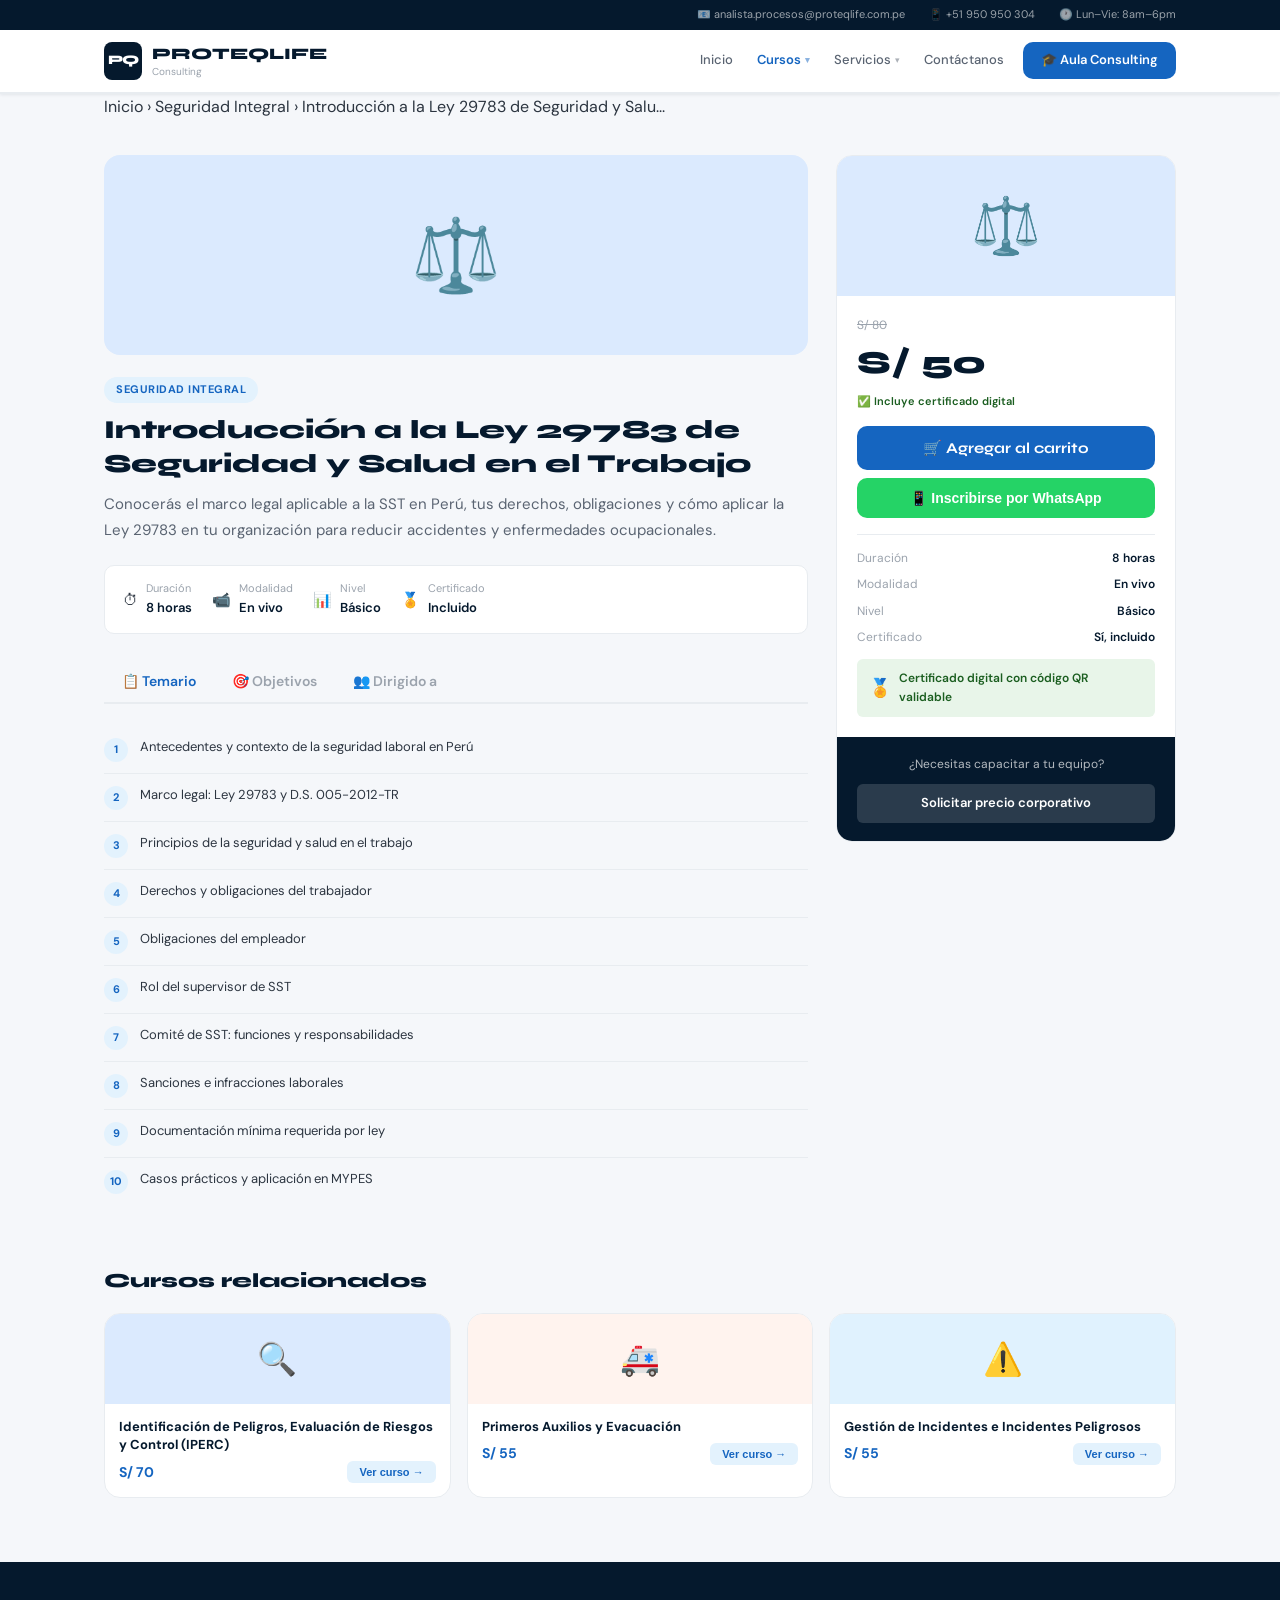
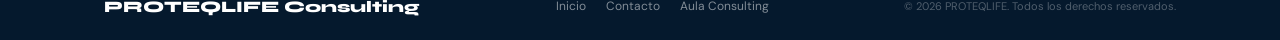
<file: curso-detalle.html>
<!DOCTYPE html>
<html lang="es">
<head>
<meta charset="UTF-8">
<meta name="viewport" content="width=device-width, initial-scale=1.0">
<title id="pageTitle">Curso — PROTEQLIFE Consulting</title>
<link href="https://fonts.googleapis.com/css2?family=DM+Sans:wght@300;400;500;600&family=Syne:wght@600;700;800&display=swap" rel="stylesheet">
<style>
:root{
  --navy:#05192D;--navy-mid:#0C3254;--blue:#1565C0;--blue-bright:#2196F3;
  --blue-light:#E3F2FD;--accent:#FF6B35;--accent-light:#FFF3EE;
  --gold:#F59E0B;--gold-light:#FFFBEB;
  --green:#1B5E20;--green-light:#E8F5E9;
  --gray-100:#F5F7FA;--gray-200:#E8ECF0;--gray-400:#9BA3AD;
  --gray-600:#5A6472;--gray-800:#2C3540;
  --radius-sm:6px;--radius-md:10px;--radius-lg:16px;
  --shadow-sm:0 1px 3px rgba(5,25,45,.08);
  --shadow-md:0 4px 16px rgba(5,25,45,.10);
  --shadow-lg:0 12px 40px rgba(5,25,45,.14);
}
*,*::before,*::after{box-sizing:border-box;margin:0;padding:0}
html{scroll-behavior:smooth}
body{font-family:'DM Sans',sans-serif;color:var(--gray-800);background:var(--gray-100);line-height:1.6;overflow-x:hidden}
h1,h2,h3,h4{font-family:'Syne',sans-serif;line-height:1.2}
a{text-decoration:none;color:inherit}
.container{max-width:1120px;margin:0 auto;padding:0 24px}

/* LAYOUT */
.detalle-wrap{padding:36px 0 64px}
.detalle-grid{display:grid;grid-template-columns:1fr 340px;gap:28px;align-items:start}

/* MAIN */
.d-hero-img{width:100%;height:200px;border-radius:var(--radius-lg);display:flex;align-items:center;justify-content:center;font-size:72px;margin-bottom:20px;background:var(--blue-light)}
.d-area-badge{display:inline-flex;align-items:center;gap:6px;font-size:11px;font-weight:700;text-transform:uppercase;letter-spacing:.5px;padding:4px 12px;border-radius:20px;margin-bottom:10px}
.d-title{font-size:26px;font-weight:800;color:var(--navy);margin-bottom:12px;line-height:1.3}
.d-desc{font-size:15px;color:var(--gray-600);line-height:1.7;margin-bottom:22px}

.d-meta-bar{display:flex;gap:20px;flex-wrap:wrap;padding:14px 18px;background:#fff;border-radius:var(--radius-md);border:1px solid var(--gray-200);margin-bottom:26px}
.d-meta-item{display:flex;align-items:center;gap:8px}
.dmi-icon{font-size:15px}
.dmi-lbl{font-size:11px;color:var(--gray-400)}
.dmi-val{font-size:13px;font-weight:600;color:var(--navy)}

/* TABS */
.d-tabs{display:flex;border-bottom:2px solid var(--gray-200);margin-bottom:22px;overflow-x:auto}
.d-tab{font-size:14px;font-weight:600;color:var(--gray-400);padding:10px 18px;cursor:pointer;border-bottom:2px solid transparent;margin-bottom:-2px;white-space:nowrap;transition:all .2s}
.d-tab.active{color:var(--blue);border-bottom-color:var(--blue)}
.d-panel{display:none}
.d-panel.active{display:block}

.temario-list{display:flex;flex-direction:column}
.t-item{display:flex;align-items:flex-start;gap:12px;padding:11px 0;border-bottom:1px solid var(--gray-200)}
.t-item:last-child{border-bottom:none}
.t-num{width:24px;height:24px;border-radius:50%;background:var(--blue-light);color:var(--blue);font-size:11px;font-weight:700;display:flex;align-items:center;justify-content:center;flex-shrink:0;margin-top:1px}
.t-txt{font-size:13px;color:var(--gray-700);line-height:1.5}

.dirigido-list{display:flex;flex-direction:column;gap:8px}
.d-item{display:flex;align-items:flex-start;gap:10px;font-size:13px;color:var(--gray-700);padding:10px 14px;background:#fff;border-radius:var(--radius-md);border:1px solid var(--gray-200)}
.d-item::before{content:'✓';color:var(--blue);font-weight:700;flex-shrink:0;margin-top:1px}

.objetivo-txt{font-size:14px;color:var(--gray-600);line-height:1.8;padding:16px;background:#fff;border-radius:var(--radius-md);border:1px solid var(--gray-200)}

/* SIDEBAR */
.sidebar-card{background:#fff;border-radius:var(--radius-lg);border:1px solid var(--gray-200);overflow:hidden;position:sticky;top:76px}
.s-thumb{height:140px;display:flex;align-items:center;justify-content:center;font-size:56px}
.s-body{padding:20px}
.s-precio-old{font-size:12px;color:var(--gray-400);text-decoration:line-through;display:block;margin-bottom:2px}
.s-precio{font-family:'Syne',sans-serif;font-size:32px;font-weight:800;color:var(--navy);margin-bottom:4px}
.s-incl{font-size:11px;color:var(--green);font-weight:600;display:flex;align-items:center;gap:4px;margin-bottom:16px}
.s-btn{display:block;width:100%;padding:13px;background:var(--blue);color:#fff;border:none;border-radius:var(--radius-md);font-family:'Syne',sans-serif;font-size:15px;font-weight:700;cursor:pointer;text-align:center;transition:background .2s;margin-bottom:8px}
.s-btn:hover{background:var(--navy-mid)}
.s-btn-wa{display:flex;align-items:center;justify-content:center;gap:8px;width:100%;padding:12px;background:#25D366;color:#fff;border:none;border-radius:var(--radius-md);font-size:14px;font-weight:600;cursor:pointer;margin-bottom:16px;transition:background .2s}
.s-btn-wa:hover{background:#1da851}
.s-info{display:flex;flex-direction:column;gap:7px;padding-top:14px;border-top:1px solid var(--gray-200)}
.si-row{display:flex;justify-content:space-between;font-size:12px}
.si-lbl{color:var(--gray-400)}
.si-val{font-weight:600;color:var(--navy)}
.s-cert{background:var(--green-light);border-radius:var(--radius-sm);padding:10px 12px;display:flex;align-items:center;gap:8px;margin-top:12px}
.s-cert span{font-size:12px;font-weight:600;color:var(--green)}
.s-corp{background:var(--navy);padding:18px 20px;text-align:center}
.s-corp p{font-size:12px;color:rgba(255,255,255,.7);margin-bottom:10px}
.s-corp-btn{display:block;background:rgba(255,255,255,.15);color:#fff;padding:9px;border-radius:var(--radius-sm);font-size:13px;font-weight:600;text-align:center;cursor:pointer;transition:background .2s}
.s-corp-btn:hover{background:rgba(255,255,255,.25)}

/* NOTIFICACIÓN CARRITO */
.cart-notif{position:fixed;top:80px;right:24px;background:var(--green);color:#fff;padding:12px 20px;border-radius:var(--radius-md);font-size:13px;font-weight:600;box-shadow:var(--shadow-lg);z-index:2000;display:none;align-items:center;gap:8px;transition:all .3s}

/* CARRITO FLOTANTE */
.cart-float{position:fixed;bottom:24px;right:24px;background:var(--blue);color:#fff;border:none;border-radius:50px;padding:12px 20px;font-family:'Syne',sans-serif;font-size:14px;font-weight:700;cursor:pointer;box-shadow:var(--shadow-lg);display:none;align-items:center;gap:8px;z-index:500;transition:all .2s}
.cart-float:hover{background:var(--navy-mid);transform:translateY(-2px)}
.cart-float-count{background:#fff;color:var(--blue);width:22px;height:22px;border-radius:50%;display:flex;align-items:center;justify-content:center;font-size:12px;font-weight:800}

/* RELACIONADOS */
.relacionados{padding:0 0 64px}
.rel-grid{display:grid;grid-template-columns:repeat(auto-fill,minmax(260px,1fr));gap:16px}
.rel-card{background:#fff;border:1px solid var(--gray-200);border-radius:var(--radius-lg);overflow:hidden;transition:all .2s;display:block;color:inherit;cursor:pointer}
.rel-card:hover{transform:translateY(-3px);box-shadow:var(--shadow-md)}
.rel-thumb{height:90px;display:flex;align-items:center;justify-content:center;font-size:32px}
.rel-body{padding:14px}
.rel-name{font-size:13px;font-weight:700;color:var(--navy);margin-bottom:6px;line-height:1.4}
.rel-footer{display:flex;justify-content:space-between;align-items:center}
.rel-precio{font-size:14px;font-weight:700;color:var(--blue)}
.rel-btn{font-size:11px;font-weight:600;padding:5px 12px;background:var(--blue-light);color:var(--blue);border-radius:var(--radius-sm);border:none;cursor:pointer}

/* LOADING */
.loading-skeleton{background:linear-gradient(90deg,#f0f0f0 25%,#e0e0e0 50%,#f0f0f0 75%);background-size:200% 100%;animation:skeleton 1.5s infinite}
@keyframes skeleton{0%{background-position:200% 0}100%{background-position:-200% 0}}
.sk-box{border-radius:var(--radius-sm);height:20px;margin-bottom:10px}

/* PANEL CARRITO */
.cart-panel{display:none;position:fixed;top:0;right:0;bottom:0;width:380px;max-width:100%;background:#fff;box-shadow:-8px 0 40px rgba(5,25,45,.15);z-index:9000;flex-direction:column}
.cart-panel.open{display:flex}
.cp-header{padding:18px 22px;border-bottom:1px solid var(--gray-200);display:flex;align-items:center;justify-content:space-between}
.cp-title{font-family:'Syne',sans-serif;font-size:18px;font-weight:800;color:var(--navy)}
.cp-close{background:none;border:none;font-size:20px;cursor:pointer;color:var(--gray-400)}
.cp-items{flex:1;overflow-y:auto;padding:14px 22px;display:flex;flex-direction:column;gap:10px}
.cp-item{background:var(--gray-100);border-radius:var(--radius-md);padding:12px;display:flex;gap:10px;align-items:flex-start}
.cp-emoji{font-size:22px;flex-shrink:0}
.cp-name{font-size:13px;font-weight:600;color:var(--navy);margin-bottom:3px;line-height:1.3}
.cp-price{font-size:13px;font-weight:700;color:var(--blue)}
.cp-remove{margin-left:auto;background:none;border:none;font-size:16px;cursor:pointer;color:var(--gray-400);flex-shrink:0}
.cp-remove:hover{color:#E24B4A}
.cp-empty{text-align:center;padding:40px 20px;color:var(--gray-400)}
.cp-footer{padding:18px 22px;border-top:1px solid var(--gray-200)}
.cp-total{display:flex;justify-content:space-between;align-items:center;margin-bottom:14px}
.cp-total-lbl{font-size:14px;color:var(--gray-600)}
.cp-total-val{font-family:'Syne',sans-serif;font-size:22px;font-weight:800;color:var(--navy)}
.cp-pay-btn{width:100%;padding:13px;background:var(--blue);color:#fff;border:none;border-radius:var(--radius-md);font-family:'Syne',sans-serif;font-size:15px;font-weight:700;cursor:pointer;margin-bottom:8px;transition:background .2s}
.cp-pay-btn:hover{background:var(--navy-mid)}
.cp-wa-btn{width:100%;padding:12px;background:#25D366;color:#fff;border:none;border-radius:var(--radius-md);font-size:14px;font-weight:600;cursor:pointer;transition:background .2s}
.cp-wa-btn:hover{background:#1da851}

/* PAGO MODAL */
.pago-overlay{display:none;position:fixed;inset:0;background:rgba(5,25,45,.65);z-index:10000;align-items:center;justify-content:center;padding:20px}
.pago-overlay.open{display:flex}
.pago-box{background:#fff;border-radius:var(--radius-lg);max-width:440px;width:100%;padding:28px;position:relative;max-height:90vh;overflow-y:auto}
.pago-close{position:absolute;top:12px;right:16px;background:none;border:none;font-size:20px;cursor:pointer;color:var(--gray-400)}
.pago-title{font-family:'Syne',sans-serif;font-size:20px;font-weight:800;color:var(--navy);margin-bottom:4px}
.pago-sub{font-size:13px;color:var(--gray-600);margin-bottom:18px}
.pago-resumen{background:var(--gray-100);border-radius:var(--radius-md);padding:14px;margin-bottom:18px}
.pr-title{font-size:11px;font-weight:700;text-transform:uppercase;letter-spacing:.5px;color:var(--gray-400);margin-bottom:8px}
.pr-item{display:flex;justify-content:space-between;font-size:13px;padding:3px 0}
.pr-total{display:flex;justify-content:space-between;font-size:15px;font-weight:700;color:var(--navy);border-top:1px solid var(--gray-200);margin-top:8px;padding-top:8px}
.pf-group{margin-bottom:12px}
.pf-label{display:block;font-size:12px;font-weight:600;color:var(--gray-600);margin-bottom:5px}
.pf-input{width:100%;padding:10px 12px;border:1px solid var(--gray-200);border-radius:var(--radius-sm);font-family:'DM Sans',sans-serif;font-size:13px;color:var(--gray-800);outline:none;transition:border-color .15s}
.pf-input:focus{border-color:var(--blue-bright)}
.pf-row{display:grid;grid-template-columns:1fr 1fr;gap:10px}
.pago-secure{display:flex;align-items:center;gap:6px;font-size:11px;color:var(--gray-400);margin-bottom:14px}
.pago-submit{width:100%;padding:13px;background:var(--blue);color:#fff;border:none;border-radius:var(--radius-md);font-family:'Syne',sans-serif;font-size:15px;font-weight:700;cursor:pointer;transition:background .2s}
.pago-submit:hover{background:var(--navy-mid)}
.pago-submit:disabled{background:var(--gray-400);cursor:not-allowed}

/* FOOTER */
footer{background:var(--navy);padding:32px 0 20px}
.ft-inner{display:flex;align-items:center;justify-content:space-between;flex-wrap:wrap;gap:12px}
.ft-logo{font-family:'Syne',sans-serif;font-size:16px;font-weight:800;color:#fff}
.ft-links{display:flex;gap:20px}
.ft-links a{font-size:12px;color:rgba(255,255,255,.5);transition:color .15s}
.ft-links a:hover{color:#fff}
.ft-copy{font-size:11px;color:rgba(255,255,255,.3)}

/* RESPONSIVE */
@media(max-width:900px){
  .detalle-grid{grid-template-columns:1fr}
  .sidebar-card{position:static}
  .rel-grid{grid-template-columns:repeat(2,1fr)}
  .cart-panel{width:100%}
}
@media(max-width:600px){
  .d-title{font-size:22px}
  .d-meta-bar{flex-direction:column;gap:10px}
  .rel-grid{grid-template-columns:1fr}
  .pf-row{grid-template-columns:1fr}
}
</style>
</head>
<body>

<script src="nav.js"></script>

<!-- BREADCRUMB -->
<div class="breadcrumb">
  <div class="container">
    <div class="breadcrumb-inner" id="breadcrumb">
      <a href="index.html">Inicio</a>
      <span class="bc-sep">›</span>
      <a href="index.html#areas" id="bcArea">Cursos</a>
      <span class="bc-sep">›</span>
      <span class="bc-current" id="bcNombre">Cargando...</span>
    </div>
  </div>
</div>

<!-- NOTIFICACIÓN -->
<div class="cart-notif" id="cartNotif">✅ Agregado al carrito</div>

<!-- DETALLE -->
<section class="detalle-wrap">
  <div class="container">
    <div class="detalle-grid">

      <!-- COLUMNA PRINCIPAL -->
      <div>
        <div class="d-hero-img" id="dHeroImg">📚</div>
        <div class="d-area-badge" id="dAreaBadge"></div>
        <h1 class="d-title" id="dTitulo">Cargando...</h1>
        <p class="d-desc" id="dDesc"></p>

        <div class="d-meta-bar" id="dMetaBar"></div>

        <div class="d-tabs">
          <div class="d-tab active" onclick="switchTab(0,this)">📋 Temario</div>
          <div class="d-tab"        onclick="switchTab(1,this)">🎯 Objetivos</div>
          <div class="d-tab"        onclick="switchTab(2,this)">👥 Dirigido a</div>
        </div>

        <div class="d-panel active" id="panelTemario">
          <div class="temario-list" id="temarioList"></div>
        </div>
        <div class="d-panel" id="panelObjetivos">
          <p class="objetivo-txt" id="objetivoTxt"></p>
        </div>
        <div class="d-panel" id="panelDirigido">
          <div class="dirigido-list" id="dirigidoList"></div>
        </div>
      </div>

      <!-- SIDEBAR -->
      <div>
        <div class="sidebar-card" id="sidebarCard">
          <div class="s-thumb" id="sThumb" style="background:var(--blue-light)">📚</div>
          <div class="s-body">
            <span class="s-precio-old" id="sPrecioOld"></span>
            <div class="s-precio" id="sPrecio">S/ --</div>
            <div class="s-incl">✅ Incluye certificado digital</div>
            <button class="s-btn" id="sBtnCarrito" onclick="agregarAlCarrito()">🛒 Agregar al carrito</button>
            <button class="s-btn-wa" onclick="inscribirWA()">📱 Inscribirse por WhatsApp</button>
            <div class="s-info" id="sInfo"></div>
            <div class="s-cert">
              <span style="font-size:18px">🏅</span>
              <span>Certificado digital con código QR validable</span>
            </div>
          </div>
          <div class="s-corp">
            <p>¿Necesitas capacitar a tu equipo?</p>
            <div class="s-corp-btn" onclick="solicitarCorporativo()">Solicitar precio corporativo</div>
          </div>
        </div>
      </div>

    </div>
  </div>
</section>

<!-- CURSOS RELACIONADOS -->
<section class="relacionados">
  <div class="container">
    <h2 style="font-size:20px;font-weight:800;color:var(--navy);margin-bottom:20px">Cursos relacionados</h2>
    <div class="rel-grid" id="relacionadosGrid"></div>
  </div>
</section>

<!-- CARRITO FLOTANTE -->
<button class="cart-float" id="cartFloat" onclick="toggleCarrito()">
  🛒 Ver carrito <span class="cart-float-count" id="cartFloatCount">0</span>
</button>

<!-- PANEL CARRITO LATERAL -->
<div class="cart-panel" id="cartPanel">
  <div class="cp-header">
    <div class="cp-title">🛒 Mi carrito</div>
    <button class="cp-close" onclick="toggleCarrito()">✕</button>
  </div>
  <div class="cp-items" id="cpItems"></div>
  <div class="cp-footer">
    <div class="cp-total">
      <span class="cp-total-lbl">Total:</span>
      <span class="cp-total-val" id="cpTotal">S/ 0</span>
    </div>
    <button class="cp-pay-btn" onclick="abrirPago()">Consultar inscripción</button>
    <button class="cp-wa-btn" onclick="pagarWhatsApp()">📱 Coordinar por WhatsApp</button>
  </div>
</div>

<!-- MODAL PAGO -->
<div class="pago-overlay" id="pagoModal">
  <div class="pago-box">
    <button class="pago-close" onclick="cerrarPago()">✕</button>
    <div class="pago-title">Consulta tu inscripción</div>
    <div class="pago-sub">El pago en línea con Culqi todavía se está configurando.</div>
    <div class="pago-resumen" id="pagoResumen"></div>
    <p role="status">No ingreses datos de tarjeta aquí. La inscripción se confirmará únicamente después de verificar el pago.</p>
    <button class="pago-submit" type="button" onclick="pagarWhatsApp()">Consultar inscripción por WhatsApp →</button>
    <a href="contacto.html">Ver otros medios de contacto</a>
  </div>
</div>

<footer>
  <div class="container">
    <div class="ft-inner">
      <div class="ft-logo">PROTEQLIFE Consulting</div>
      <div class="ft-links">
        <a href="index.html">Inicio</a>
        <a href="contacto.html">Contacto</a>
        <a href="https://aulaconsulting.vercel.app/">Aula Consulting</a>
      </div>
      <div class="ft-copy">© 2026 PROTEQLIFE. Todos los derechos reservados.</div>
    </div>
  </div>
</footer>

<script>
// ══════════════════════════════════════════════
// BASE DE DATOS DE CURSOS (modo estático / offline)
// Cuando el backend esté activo, se carga desde la API
// ══════════════════════════════════════════════
var DB = {
  'ley-29783':{
    titulo:'Introducción a la Ley 29783 de Seguridad y Salud en el Trabajo',
    desc:'Conocerás el marco legal aplicable a la SST en Perú, tus derechos, obligaciones y cómo aplicar la Ley 29783 en tu organización para reducir accidentes y enfermedades ocupacionales.',
    emoji:'⚖️', bg:'#DBEAFE', area:'Seguridad Integral', areaHref:'cursos-sso.html',
    areaBg:'#E3F2FD', areaColor:'#1565C0',
    duracion:'8 horas', modalidad:'En vivo', nivel:'Básico', precio:'S/ 50', precioOld:'S/ 80', precioNum:50,
    temario:['Antecedentes y contexto de la seguridad laboral en Perú','Marco legal: Ley 29783 y D.S. 005-2012-TR','Principios de la seguridad y salud en el trabajo','Derechos y obligaciones del trabajador','Obligaciones del empleador','Rol del supervisor de SST','Comité de SST: funciones y responsabilidades','Sanciones e infracciones laborales','Documentación mínima requerida por ley','Casos prácticos y aplicación en MYPES'],
    objetivo:'Al finalizar el curso, el participante identificará el marco legal de SST en Perú, conocerá sus derechos y obligaciones, y aplicará los lineamientos de la Ley 29783 en su organización.',
    dirigido:['Trabajadores de todos los sectores','Supervisores y jefes de área','Personal de Recursos Humanos','Jefes de Seguridad y Salud Ocupacional','Empresarios y emprendedores'],
    relacionados:['iperc','primeros-auxilios','gestion-incidentes']
  },
  'gestion-accidentes':{
    titulo:'Gestión de Accidentes de Trabajo',
    desc:'Aprende los procedimientos correctos para notificar, investigar y registrar accidentes laborales conforme a la normativa peruana vigente.',
    emoji:'🚨', bg:'#E0F2FE', area:'Seguridad Integral', areaHref:'cursos-sso.html',
    areaBg:'#E3F2FD', areaColor:'#1565C0',
    duracion:'8 horas', modalidad:'Grabado', nivel:'Básico', precio:'S/ 60', precioOld:'S/ 90', precioNum:60,
    temario:['Conceptos: accidente, incidente y enfermedad ocupacional','Marco legal para la notificación de accidentes','Procedimiento de notificación al MINTRA (SAT)','Investigación de accidentes: pasos y responsables','Elaboración del informe de investigación','Árbol de causas básico','Medidas correctivas y preventivas','Registro de accidentes laborales','Estadísticas de accidentabilidad','Casos prácticos de empresas peruanas'],
    objetivo:'El participante aplicará correctamente los procedimientos de notificación, investigación y registro de accidentes conforme a la normativa peruana, reduciendo riesgos legales para la empresa.',
    dirigido:['Supervisores de SST','Jefes de área','Médicos ocupacionales','Personal de RRHH','Profesionales de SST en general'],
    relacionados:['ley-29783','gestion-incidentes','investigacion-accidentes']
  },
  'gestion-incidentes':{
    titulo:'Gestión de Incidentes e Incidentes Peligrosos',
    desc:'Metodología para clasificar, registrar y analizar incidentes peligrosos con el fin de prevenir accidentes futuros en el entorno laboral.',
    emoji:'⚠️', bg:'#E0F2FE', area:'Seguridad Integral', areaHref:'cursos-sso.html',
    areaBg:'#E3F2FD', areaColor:'#1565C0',
    duracion:'6 horas', modalidad:'Grabado', nivel:'Básico', precio:'S/ 55', precioOld:'S/ 80', precioNum:55,
    temario:['Diferencias entre incidente y accidente','Tipos de incidentes: peligrosos y no peligrosos','Obligación legal de notificación','Registro en el SAT — MINTRA','Metodología de análisis: 5 Por Qué','Causas inmediatas y causas básicas','Medidas de control y seguimiento','Indicadores de incidentabilidad','Reportes para la alta dirección','Simulacro de gestión de incidente'],
    objetivo:'El participante gestionará correctamente la clasificación, registro y análisis de incidentes, implementando acciones preventivas eficaces para evitar accidentes laborales.',
    dirigido:['Supervisores de SST','Jefes de producción y operaciones','Comités de SST','Auditores internos'],
    relacionados:['ley-29783','gestion-accidentes','iperc']
  },
  'iperc':{
    titulo:'Identificación de Peligros, Evaluación de Riesgos y Control (IPERC)',
    desc:'Aprende a identificar peligros en el entorno laboral, evaluar los riesgos y aplicar medidas de control conforme a la normativa peruana.',
    emoji:'🔍', bg:'#DBEAFE', area:'Seguridad Integral', areaHref:'cursos-sso.html',
    areaBg:'#E3F2FD', areaColor:'#1565C0',
    duracion:'10 horas', modalidad:'En vivo', nivel:'Básico-Intermedio', precio:'S/ 70', precioOld:'S/ 100', precioNum:70,
    temario:['Conceptos: peligro, riesgo y daño','Tipos de peligros: físicos, químicos, biológicos, ergonómicos','Metodología IPERC paso a paso','Elaboración de la matriz IPERC','Jerarquía de controles','Evaluación cuantitativa y cualitativa de riesgos','IPERC continuo en campo','Participación de los trabajadores','Revisión y actualización','Casos prácticos por industria'],
    objetivo:'El participante elaborará y actualizará la matriz IPERC de su organización, estableciendo controles efectivos para reducir accidentes.',
    dirigido:['Supervisores de SST','Ingenieros de seguridad','Técnicos y operarios','Consultores y auditores'],
    relacionados:['ley-29783','ats','investigacion-accidentes']
  },
  'ats':{
    titulo:'Análisis de Trabajo Seguro (ATS)',
    desc:'Aprende a elaborar el ATS para identificar los riesgos de cada tarea y establecer medidas preventivas antes de iniciar trabajos.',
    emoji:'📋', bg:'#DBEAFE', area:'Seguridad Integral', areaHref:'cursos-sso.html',
    areaBg:'#E3F2FD', areaColor:'#1565C0',
    duracion:'6 horas', modalidad:'En vivo', nivel:'Básico', precio:'S/ 50', precioOld:'S/ 75', precioNum:50,
    temario:['¿Qué es el ATS y para qué sirve?','Marco legal: cuando es obligatorio','Pasos para elaborar un ATS','Identificación de pasos críticos de la tarea','Identificación de peligros por paso','Medidas de control y responsables','Revisión y aprobación del ATS','Diferencias entre ATS e IPERC','ATS para trabajos de alto riesgo','Ejercicio práctico completo'],
    objetivo:'El participante elaborará un ATS correcto y completo para cualquier tarea laboral, garantizando que los trabajadores identifiquen los riesgos antes de iniciar su trabajo.',
    dirigido:['Supervisores de área','Trabajadores operativos','Jefes de turno','Coordinadores de SST'],
    relacionados:['iperc','ley-29783','comite-supervisor-sst']
  },
  'primeros-auxilios':{
    titulo:'Primeros Auxilios y Evacuación',
    desc:'Curso práctico para aprender a responder ante emergencias médicas en el trabajo. Incluye RCP básico, atención de heridas y simulaciones de evacuación.',
    emoji:'🚑', bg:'#FFF3EE', area:'Seguridad Integral', areaHref:'cursos-sso.html',
    areaBg:'#E3F2FD', areaColor:'#1565C0',
    duracion:'8 horas', modalidad:'Presencial', nivel:'Básico', precio:'S/ 55', precioOld:'', precioNum:55,
    temario:['Principios de primeros auxilios y marco legal','Evaluación primaria: ABC del accidentado','RCP básico adulto (cadena de supervivencia)','Uso del DEA (Desfibrilador Externo Automático)','Manejo de heridas, cortes y hemorragias','Atención a fracturas y luxaciones','Quemaduras: clasificación y primeros cuidados','Desmayos, convulsiones y emergencias médicas','Plan de evacuación: rutas y puntos de encuentro','Roles en la brigada de emergencias'],
    objetivo:'El participante actuará como primer respondedor ante emergencias médicas y situaciones de evacuación, reduciendo complicaciones hasta la llegada de los servicios de emergencia.',
    dirigido:['Brigadistas de emergencias','Personal administrativo y operativo','Supervisores de área','Cualquier trabajador interesado'],
    relacionados:['ley-29783','iperc','prevencion-burnout']
  },
  'ergonomia':{
    titulo:'Ergonomía Laboral',
    desc:'Comprende los principios ergonómicos, evalúa la postura de trabajo y aplica medidas para prevenir trastornos musculoesqueléticos en el trabajo.',
    emoji:'🪑', bg:'#E8F5E9', area:'Seguridad Integral', areaHref:'cursos-sso.html',
    areaBg:'#E3F2FD', areaColor:'#1565C0',
    duracion:'6 horas', modalidad:'En vivo', nivel:'Básico', precio:'S/ 55', precioOld:'S/ 80', precioNum:55,
    temario:['¿Qué es la ergonomía? Definición y tipos','Normativa nacional: R.M. 375-2008-TR','Factores de riesgo ergonómico','Evaluación postural: método REBA y OWAS','Levantamiento manual de cargas','Diseño de puestos de trabajo','Ergonomía en oficinas y trabajo remoto','Herramientas informáticas (mouse, teclado, monitor)','Medidas de control ergonómico','Programa de ergonomía en la empresa'],
    objetivo:'El participante identificará los factores de riesgo ergonómico, aplicará métodos de evaluación y diseñará medidas de control para prevenir enfermedades ocupacionales.',
    dirigido:['Supervisores de SST','Trabajadores de oficina y operaciones','Médicos ocupacionales','Fisioterapeutas empresariales'],
    relacionados:['ley-29783','prevencion-burnout','iperc']
  },
  'prevencion-burnout':{
    titulo:'Prevención del Burnout',
    desc:'Aprende a identificar las señales del Burnout, implementa estrategias de prevención y gestiona el agotamiento laboral en tu organización.',
    emoji:'😓', bg:'#FDE8E8', area:'Seguridad Integral', areaHref:'cursos-sso.html',
    areaBg:'#E3F2FD', areaColor:'#1565C0',
    duracion:'6 horas', modalidad:'Grabado', nivel:'Básico', precio:'S/ 50', precioOld:'S/ 75', precioNum:50,
    temario:['¿Qué es el síndrome de Burnout?','Diferencia entre estrés y Burnout','Las 3 dimensiones: agotamiento, cinismo y eficacia','Factores de riesgo organizacionales','Señales de alerta en el trabajador','Herramientas de evaluación (MBI)','Estrategias individuales de prevención','Estrategias organizacionales','Inteligencia emocional en el trabajo','Plan de intervención para empresas'],
    objetivo:'El participante identificará los signos del Burnout, aplicará estrategias de prevención y promoverá una cultura de bienestar organizacional.',
    dirigido:['Jefes y gerentes de área','Responsables de RRHH','Supervisores de SST','Trabajadores en general'],
    relacionados:['ergonomia','primeros-auxilios','ley-29783']
  },
  'manejo-defensivo':{
    titulo:'Manejo Defensivo',
    desc:'Domina las técnicas de conducción segura, gestión del riesgo vial y prevención de accidentes de tránsito en el entorno laboral.',
    emoji:'🚗', bg:'#FFF3EE', area:'Seguridad Integral', areaHref:'cursos-sso.html',
    areaBg:'#E3F2FD', areaColor:'#1565C0',
    duracion:'8 horas', modalidad:'Presencial', nivel:'Básico', precio:'S/ 65', precioOld:'S/ 90', precioNum:65,
    temario:['¿Qué es el manejo defensivo?','Estadísticas de accidentes viales en el Perú','Factores de riesgo: humano, vehículo y entorno','Velocidad segura y distancia de seguimiento','Puntos ciegos y ángulos muertos','Conducción en condiciones adversas','Fatiga al volante: reconocimiento y prevención','Maniobras de emergencia','Revisión técnica del vehículo','Práctica en campo (simulador o ruta)'],
    objetivo:'El participante aplicará técnicas de manejo defensivo para reducir el riesgo de accidentes viales en sus desplazamientos laborales.',
    dirigido:['Conductores de vehículos de empresa','Repartidores y personal de logística','Supervisores de flota','Trabajadores con vehículo asignado'],
    relacionados:['primeros-auxilios','ley-29783','iperc']
  },
  // CALIDAD
  'tecnica-5s':{
    titulo:'Técnica de las 5S — Organización y orden en el trabajo',
    desc:'Aprende la metodología 5S (Seiri, Seiton, Seiso, Seiketsu, Shitsuke) y cómo implementarla para mejorar productividad y seguridad en tu organización.',
    emoji:'✅', bg:'#FFF3EE', area:'Sist. Integrado de Gestión', areaHref:'cursos-calidad.html',
    areaBg:'#FFF3EE', areaColor:'#FF6B35',
    duracion:'6 horas', modalidad:'En vivo', nivel:'Básico', precio:'S/ 60', precioOld:'S/ 90', precioNum:60,
    temario:['Origen e historia de las 5S','Seiri — Clasificar','Seiton — Ordenar','Seiso — Limpiar','Seiketsu — Estandarizar','Shitsuke — Autodisciplina','Auditoría de las 5S','Fotografías antes y después','Pasos para implementar en tu área','Resistencia al cambio y cómo superarla'],
    objetivo:'El participante liderará la implementación de las 5S en su área de trabajo, mejorando productividad, seguridad y ambiente laboral.',
    dirigido:['Supervisores y jefes de área','Personal de operaciones y almacén','Responsables de calidad','Gerentes y directivos'],
    relacionados:['iso-9001','auditorias-internas','kpi-calidad']
  },
  'iso-9001':{
    titulo:'ISO 9001:2015 — Sistema de Gestión de la Calidad',
    desc:'Conoce los requisitos de la norma ISO 9001:2015 e identifica cómo implementar un Sistema de Gestión de la Calidad en tu organización.',
    emoji:'📊', bg:'#FFF3EE', area:'Sist. Integrado de Gestión', areaHref:'cursos-calidad.html',
    areaBg:'#FFF3EE', areaColor:'#FF6B35',
    duracion:'8 horas', modalidad:'Grabado', nivel:'Intermedio', precio:'S/ 75', precioOld:'S/ 110', precioNum:75,
    temario:['Historia y evolución de ISO 9001','Estructura de Alto Nivel (HLS)','Términos y definiciones clave','Contexto de la organización','Liderazgo y compromiso','Planificación: riesgos y oportunidades','Soporte: recursos y competencia','Operación y control de procesos','Evaluación del desempeño','Mejora continua y no conformidades'],
    objetivo:'El participante comprenderá los requisitos de ISO 9001:2015 y será capaz de iniciar el proceso de implementación y certificación en su organización.',
    dirigido:['Gerentes y directivos','Responsables de calidad','Consultores y asesores','Supervisores de procesos'],
    relacionados:['tecnica-5s','auditorias-internas','iso-14001']
  },
  'auditorias-internas':{
    titulo:'Auditorías Internas de Calidad',
    desc:'Aprende a planificar, ejecutar e informar auditorías internas del SGC conforme a la norma ISO 19011.',
    emoji:'🔍', bg:'#FFF3EE', area:'Sist. Integrado de Gestión', areaHref:'cursos-calidad.html',
    areaBg:'#FFF3EE', areaColor:'#FF6B35',
    duracion:'8 horas', modalidad:'Grabado', nivel:'Intermedio', precio:'S/ 70', precioOld:'S/ 100', precioNum:70,
    temario:['¿Qué es una auditoría interna?','Tipos de auditoría: 1ra, 2da y 3ra parte','Norma ISO 19011:2018','Programa anual de auditorías','Preparación: check-list y plan','Técnicas de entrevista','Recopilación de evidencias','Identificación de no conformidades','Elaboración del informe de auditoría','Seguimiento de acciones correctivas'],
    objetivo:'El participante planificará y ejecutará auditorías internas del SGC, identificando no conformidades y oportunidades de mejora.',
    dirigido:['Auditores internos designados','Responsables de calidad','Supervisores de procesos','Consultores ISO'],
    relacionados:['iso-9001','tecnica-5s','kpi-calidad']
  },
  'iso-14001':{
    titulo:'Gestión de Medio Ambiente — ISO 14001',
    desc:'Comprende los requisitos de la norma ISO 14001:2015 e implementa un Sistema de Gestión Ambiental efectivo en tu organización.',
    emoji:'🌿', bg:'#E8F5E9', area:'Sist. Integrado de Gestión', areaHref:'cursos-calidad.html',
    areaBg:'#FFF3EE', areaColor:'#FF6B35',
    duracion:'8 horas', modalidad:'Grabado', nivel:'Intermedio', precio:'S/ 75', precioOld:'S/ 110', precioNum:75,
    temario:['Gestión ambiental: conceptos y legislación peruana','Estructura ISO 14001:2015','Aspectos e impactos ambientales','Evaluación de la significancia','Objetivos y metas ambientales','Control operacional ambiental','Preparación y respuesta ante emergencias ambientales','Auditorías internas del SGA','Revisión por la dirección','Integración ISO 14001 + ISO 9001'],
    objetivo:'El participante implementará un SGA conforme a ISO 14001:2015, contribuyendo al cumplimiento legal ambiental y la sostenibilidad empresarial.',
    dirigido:['Jefes de medio ambiente','Supervisores de operaciones','Auditores internos','Gerentes de planta'],
    relacionados:['iso-9001','auditorias-internas','tecnica-5s']
  },
  // LIDERAZGO
  'ia-fundamentos':{
    titulo:'Fundamentos de Inteligencia Artificial para empresas',
    desc:'Entiende qué es la IA, cómo funciona y cómo aplicarla estratégicamente en tu negocio para automatizar procesos y ser más competitivo.',
    emoji:'🤖', bg:'#EDE9FE', area:'Desarrollo Empresarial & Liderazgo', areaHref:'cursos-liderazgo.html',
    areaBg:'#FFFBEB', areaColor:'#B45309',
    duracion:'8 horas', modalidad:'Grabado', nivel:'Básico', precio:'S/ 80', precioOld:'S/ 120', precioNum:80,
    temario:['¿Qué es la Inteligencia Artificial?','Machine Learning y Deep Learning','IA generativa: ChatGPT, Gemini, Copilot','Casos de uso en empresas peruanas','Automatización de procesos con IA','Análisis de datos con IA','Herramientas no-code con IA','Consideraciones éticas y legales','Hoja de ruta para adoptar IA','Taller práctico con herramientas IA'],
    objetivo:'El participante comprenderá la IA y sus aplicaciones empresariales, identificando oportunidades concretas para implementarla de forma práctica en su organización.',
    dirigido:['Gerentes y directivos','Emprendedores y dueños de negocio','Personal de tecnología','Equipos de transformación digital'],
    relacionados:['marketing-digital','startup-emprendimiento','talento-humano']
  },
  'marketing-digital':{
    titulo:'Marketing Digital y Ventas',
    desc:'Aprende las estrategias de marketing digital más efectivas: SEO, redes sociales, Google Ads y técnicas de ventas para hacer crecer tu negocio.',
    emoji:'📱', bg:'#FFF3EE', area:'Desarrollo Empresarial & Liderazgo', areaHref:'cursos-liderazgo.html',
    areaBg:'#FFFBEB', areaColor:'#B45309',
    duracion:'8 horas', modalidad:'Grabado', nivel:'Básico', precio:'S/ 75', precioOld:'S/ 110', precioNum:75,
    temario:['Ecosistema del marketing digital','SEO y posicionamiento web','Google Ads y Meta Ads básicos','Estrategia de contenidos','Redes sociales para empresas','Email marketing efectivo','Embudo de ventas digital','Técnicas de cierre de ventas','Métricas y analítica digital','Caso práctico: plan de marketing'],
    objetivo:'El participante diseñará una estrategia de marketing digital integral para su empresa, aumentando su visibilidad y ventas online.',
    dirigido:['Emprendedores y dueños de negocio','Ejecutivos de ventas y marketing','Community managers','Estudiantes de negocios'],
    relacionados:['ia-fundamentos','startup-emprendimiento','talento-humano']
  },
  'startup-emprendimiento':{
    titulo:'Creación de StartUp y Emprendimiento',
    desc:'Aprende a validar tu idea de negocio, elaborar un Business Model Canvas, crear tu MVP y lanzar tu startup con estrategias probadas.',
    emoji:'🚀', bg:'#ECFDF5', area:'Desarrollo Empresarial & Liderazgo', areaHref:'cursos-liderazgo.html',
    areaBg:'#FFFBEB', areaColor:'#B45309',
    duracion:'10 horas', modalidad:'Grabado', nivel:'Básico', precio:'S/ 99', precioOld:'S/ 150', precioNum:99,
    temario:['Mentalidad emprendedora','Ideación y validación de tu idea','Design Thinking aplicado','Business Model Canvas','Producto Mínimo Viable (MVP)','Métricas de una startup (KPIs)','Financiamiento y acceso a capital','Constitución legal de empresa en Perú','Pitch y presentación a inversores','Casos de startups peruanas exitosas'],
    objetivo:'El participante lanzará su startup con una metodología probada, habiendo validado su idea, definido su modelo de negocio y preparado su pitch.',
    dirigido:['Emprendedores con ideas de negocio','Profesionales que quieran independizarse','Estudiantes universitarios','Dueños de negocios que quieran escalar'],
    relacionados:['ia-fundamentos','marketing-digital','talento-humano']
  },
  'talento-humano':{
    titulo:'Talento Humano y Desarrollo de Equipos de Alto Rendimiento',
    desc:'Desarrolla habilidades de liderazgo, comunicación efectiva e inteligencia emocional para liderar equipos de alto rendimiento.',
    emoji:'👥', bg:'#FFFBEB', area:'Desarrollo Empresarial & Liderazgo', areaHref:'cursos-liderazgo.html',
    areaBg:'#FFFBEB', areaColor:'#B45309',
    duracion:'8 horas', modalidad:'En vivo', nivel:'Básico', precio:'S/ 65', precioOld:'S/ 100', precioNum:65,
    temario:['Liderazgo situacional','Inteligencia emocional en el trabajo','Comunicación efectiva y asertiva','Formación de equipos de alto rendimiento','Gestión del conflicto','Delegación y motivación','Metodologías ágiles: Scrum básico','Feedback constructivo','Evaluación de desempeño 360°','Plan de desarrollo individual'],
    objetivo:'El participante liderará equipos de alto rendimiento aplicando herramientas de liderazgo, comunicación e inteligencia emocional.',
    dirigido:['Gerentes y jefes de área','Supervisores y líderes de equipo','Personal de RRHH','Emprendedores con equipo'],
    relacionados:['startup-emprendimiento','marketing-digital','ia-fundamentos']
  },

  'comite-supervisor-sst': {
    titulo:'Comité o Supervisor de Seguridad y Salud en el Trabajo',
    desc:'Aprende a constituir, elegir y gestionar el Comité o Supervisor de SST según la Ley 29783. Conoce sus funciones, responsabilidades y obligaciones legales.',
    emoji:'👥', bg:'#FFF3EE', area:'Seguridad Integral', areaHref:'cursos-sso.html',
    areaBg:'#E3F2FD', areaColor:'#1565C0',
    duracion:'8 horas', modalidad:'En vivo', nivel:'Básico', precio:'S/ 65', precioOld:'', precioNum:65,
    temario:['¿Cuándo se forma Comité y cuándo Supervisor de SST?','Marco legal: Ley 29783 y D.S. 005-2012-TR','Proceso de elección de representantes de los trabajadores','Funciones y responsabilidades del Comité de SST','Reuniones obligatorias: frecuencia, agenda y actas','Reglamento interno del Comité','Resolución de conflictos en el Comité','Sanciones por incumplimiento','Libro de actas: estructura y llenado correcto','Casos prácticos: empresas con menos y más de 20 trabajadores'],
    objetivo:'El participante constituirá correctamente el Comité o nombrará al Supervisor de SST, gestionará sus reuniones y documentación obligatoria conforme a la Ley 29783.',
    dirigido:['Responsables de RRHH','Supervisores de SST','Representantes de los trabajadores','Dueños y gerentes de MYPES','Coordinadores de seguridad'],
    relacionados:['ley-29783','iperc','ats']
  },
  'investigacion-accidentes': {
    titulo:'Herramientas para la Investigación de Accidentes',
    desc:'Domina las metodologías más efectivas para investigar accidentes laborales: árbol de causas, diagrama de Ishikawa y los 5 Por Qué. Identifica causas raíz y propón medidas correctivas.',
    emoji:'🔎', bg:'#E0F2FE', area:'Seguridad Integral', areaHref:'cursos-sso.html',
    areaBg:'#E3F2FD', areaColor:'#1565C0',
    duracion:'8 horas', modalidad:'Grabado', nivel:'Intermedio', precio:'S/ 65', precioOld:'S/ 90', precioNum:65,
    temario:['Principios y objetivos de la investigación de accidentes','Marco legal: obligaciones del empleador','Metodología 5 Por Qué: paso a paso','Árbol de causas: construcción e interpretación','Diagrama de Ishikawa (espina de pescado)','Causas inmediatas, básicas y raíz','Análisis de factores humanos y organizacionales','Elaboración del informe de investigación','Medidas correctivas: planteamiento y seguimiento','Casos reales de accidentes en Perú: análisis práctico'],
    objetivo:'El participante aplicará las principales metodologías de investigación de accidentes para identificar causas raíz y proponer medidas correctivas que eviten la repetición de incidentes.',
    dirigido:['Supervisores de SST','Ingenieros de seguridad','Jefes de área y producción','Auditores internos','Profesionales de SST en general'],
    relacionados:['gestion-accidentes','iperc','ats']
  },
  'epps': {
    titulo:"Entrega, Conservación y Reposición de EPP's",
    desc:"Gestiona correctamente el equipo de protección personal: selección, entrega, registro, conservación y reposición conforme a la normativa peruana vigente.",
    emoji:'🦺', bg:'#DBEAFE', area:'Seguridad Integral', areaHref:'cursos-sso.html',
    areaBg:'#E3F2FD', areaColor:'#1565C0',
    duracion:'4 horas', modalidad:'En vivo', nivel:'Básico', precio:'S/ 40', precioOld:'S/ 60', precioNum:40,
    temario:["Obligación legal de entrega de EPP (Ley 29783)","Tipos de EPP según el riesgo: cabeza, oídos, ojos, respiratorio, manos y pies","Criterios de selección del EPP adecuado","Registro de entrega: formatos y firma del trabajador","Instrucción al trabajador sobre uso correcto","Conservación, mantenimiento y limpieza del EPP","Vida útil y criterios de reposición","Reposición por desgaste, pérdida o daño","Responsabilidades del empleador y del trabajador","Auditoría del programa de EPP"],
    objetivo:"El participante implementará un programa completo de gestión de EPP's en su organización, cumpliendo requisitos legales y garantizando la protección efectiva de los trabajadores.",
    dirigido:['Supervisores de SST','Responsables de logística y almacén','Jefes de operaciones','Personal de RRHH','Cualquier profesional que gestione EPPs'],
    relacionados:['iperc','ley-29783','seguridad-comportamiento']
  },
  'seguridad-comportamiento': {
    titulo:'Seguridad Basada en el Comportamiento (SBC)',
    desc:'Implementa programas SBC para transformar la cultura de seguridad en tu organización. Aprende a observar, retroalimentar y reforzar comportamientos seguros en el trabajo.',
    emoji:'🧠', bg:'#F3E5F5', area:'Seguridad Integral', areaHref:'cursos-sso.html',
    areaBg:'#E3F2FD', areaColor:'#1565C0',
    duracion:'10 horas', modalidad:'Grabado', nivel:'Intermedio', precio:'S/ 70', precioOld:'S/ 100', precioNum:70,
    temario:['Fundamentos de psicología del comportamiento aplicada a SST','El triángulo de la conducta segura','Diferencia entre condición insegura y acto inseguro','El modelo ABC: Antecedente, Comportamiento, Consecuencia','Proceso de observación conductual en campo','Técnicas de retroalimentación positiva y correctiva','Diseño de un programa SBC paso a paso','Indicadores de comportamiento vs indicadores de resultado','Cómo superar la resistencia al cambio','Casos de éxito en empresas peruanas'],
    objetivo:'El participante diseñará e implementará un programa SBC en su organización, transformando comportamientos para construir una cultura de seguridad sostenible y reducir accidentes.',
    dirigido:['Jefes y supervisores de SST','Gerentes de operaciones','Psicólogos organizacionales','Líderes de equipo','Profesionales de SST con experiencia'],
    relacionados:['iperc','ley-29783','comite-supervisor-sst']
  },
  'ley-27942': {
    titulo:'Ley 27942 — Prevención y Sanción del Hostigamiento Sexual',
    desc:'Conoce el marco legal del hostigamiento sexual en el trabajo: la Ley 27942, sus modificatorias, obligaciones del empleador, procedimientos de denuncia y sanciones aplicables en el Perú.',
    emoji:'⚖️', bg:'#FCE4EC', area:'Seguridad Integral', areaHref:'cursos-sso.html',
    areaBg:'#E3F2FD', areaColor:'#1565C0',
    duracion:'4 horas', modalidad:'En vivo', nivel:'Básico', precio:'S/ 40', precioOld:'S/ 60', precioNum:40,
    temario:['Definición y tipos de hostigamiento sexual laboral','Marco legal: Ley 27942 y sus modificatorias','Principios que rigen la Ley','Manifestaciones del hostigamiento sexual','Obligaciones del empleador: prevención y sanción','Canales de denuncia y confidencialidad','Procedimiento de investigación y sanción','Plazos y etapas del proceso','Medidas de protección para la víctima','Sanciones al hostigador y responsabilidad del empleador'],
    objetivo:'El participante comprenderá el marco legal del hostigamiento sexual laboral, identificará sus manifestaciones, conocerá los procedimientos de denuncia y cumplirá las obligaciones legales del empleador.',
    dirigido:['Responsables de RRHH','Comité de intervención','Jefes y supervisores de área','Profesionales legales de la empresa','Todo el personal de la organización'],
    relacionados:['hostigamiento-sexual','ley-29783','comite-supervisor-sst']
  },
  'hostigamiento-sexual': {
    titulo:'Capacitación Especializada de Hostigamiento Sexual en el Trabajo',
    desc:'Profundiza en los protocolos internos para prevenir y atender el hostigamiento sexual. Aprende a gestionar denuncias, investigar casos y proteger a las personas involucradas en tu empresa.',
    emoji:'🤝', bg:'#FCE4EC', area:'Seguridad Integral', areaHref:'cursos-sso.html',
    areaBg:'#E3F2FD', areaColor:'#1565C0',
    duracion:'6 horas', modalidad:'Grabado', nivel:'Básico', precio:'S/ 50', precioOld:'S/ 75', precioNum:50,
    temario:['Revisión del marco normativo: Ley 27942 y reglamento vigente','Diseño del protocolo interno de prevención','Conformación y funciones del Comité de Intervención','Recepción y registro de la denuncia','Procedimiento de investigación: pasos y plazos','Manejo de la confidencialidad y protección del denunciante','Medidas cautelares durante la investigación','Resolución del caso y comunicación a las partes','Sanciones y acciones de mejora organizacional','Difusión interna: campañas de sensibilización'],
    objetivo:'El participante implementará un protocolo completo para prevenir y atender el hostigamiento sexual en su organización, protegiendo a las víctimas y cumpliendo la normativa peruana.',
    dirigido:['Comité de Intervención','Responsables de RRHH','Jefes de área','Abogados laborales','Gestores de bienestar organizacional'],
    relacionados:['ley-27942','ley-29783','comite-supervisor-sst']
  },
  'reuniones-sst': {
    titulo:'Desarrollo de las Reuniones Mensuales Obligatorias de SST',
    desc:'Planifica, conduce y documenta las reuniones mensuales del Comité de SST de forma eficaz y conforme a la Ley 29783. Incluye formatos de actas y mejores prácticas.',
    emoji:'📅', bg:'#E8F5E9', area:'Seguridad Integral', areaHref:'cursos-sso.html',
    areaBg:'#E3F2FD', areaColor:'#1565C0',
    duracion:'4 horas', modalidad:'En vivo', nivel:'Básico', precio:'S/ 35', precioOld:'S/ 55', precioNum:35,
    temario:['Obligatoriedad legal: art. 42 del D.S. 005-2012-TR','Frecuencia y convocatoria de las reuniones','Quórum mínimo y condiciones de validez','Estructura de la agenda mensual obligatoria','Temas que debe abordar el Comité cada mes','Conducción efectiva de la reunión','Llenado correcto del libro de actas','Seguimiento de acuerdos y compromisos','Participación de la alta dirección','Infracciones y multas por incumplimiento'],
    objetivo:'El participante gestionará las reuniones mensuales del Comité de SST cumpliendo todos los requisitos legales, documentando correctamente los acuerdos y garantizando el seguimiento de compromisos.',
    dirigido:['Presidente del Comité de SST','Secretario del Comité','Supervisores de SST','Representantes de los trabajadores','Responsables de RRHH'],
    relacionados:['comite-supervisor-sst','ley-29783','iperc']
  },
  'fatiga-somnolencia': {
    titulo:'Fatiga y Somnolencia en el Trabajo',
    desc:'Identifica y gestiona la fatiga y somnolencia como factores de riesgo críticos para la seguridad laboral. Implementa programas de prevención para proteger a tus trabajadores.',
    emoji:'😴', bg:'#E0F2FE', area:'Seguridad Integral', areaHref:'cursos-sso.html',
    areaBg:'#E3F2FD', areaColor:'#1565C0',
    duracion:'4 horas', modalidad:'Grabado', nivel:'Básico', precio:'S/ 35', precioOld:'S/ 55', precioNum:35,
    temario:['Definición de fatiga laboral: física, mental y emocional','Somnolencia: causas fisiológicas y laborales','Relación entre fatiga y accidentabilidad: estadísticas','Sectores de mayor riesgo: minería, transporte, construcción','Síntomas y señales de alerta en el trabajador','Evaluación de la fatiga: herramientas prácticas','Estrategias de prevención individual: sueño, nutrición, ejercicio','Estrategias organizacionales: turnos, pausas activas, rotaciones','Marco legal aplicable en Perú','Diseño de un programa de gestión de fatiga'],
    objetivo:'El participante identificará factores de fatiga y somnolencia, implementará medidas de prevención individuales y organizacionales, y reducirá el riesgo de accidentes asociados.',
    dirigido:['Supervisores de SST','Operadores de maquinaria y vehículos','Trabajadores en turnos nocturnos','Médicos y enfermeras ocupacionales','Gerentes de operaciones'],
    relacionados:['prevencion-burnout','manejo-defensivo','ley-29783']
  },
  'ciclo-deming': {
    titulo:'Ciclo de Deming (PHVA) — Mejora Continua',
    desc:'Domina el ciclo PHVA (Planificar, Hacer, Verificar, Actuar) como herramienta fundamental para la mejora continua en sistemas de gestión de calidad, SST y operaciones.',
    emoji:'🔄', bg:'#FFF3EE', area:'Sistema Integrado de Gestión', areaHref:'cursos-calidad.html',
    areaBg:'#FFF3EE', areaColor:'#FF6B35',
    duracion:'6 horas', modalidad:'Grabado', nivel:'Básico', precio:'S/ 50', precioOld:'S/ 75', precioNum:50,
    temario:['Historia y evolución del ciclo PHVA: Shewhart y Deming','Planificar: diagnóstico, objetivos y planes de acción','Hacer: implementación y ejecución del plan','Verificar: medición, análisis y comparación con objetivos','Actuar: estandarización de mejoras y nuevo ciclo','Aplicación del PHVA en ISO 9001:2015','PHVA en gestión de SST (ISO 45001)','Herramientas de análisis para cada etapa','Indicadores de seguimiento del ciclo','Caso práctico: mejora de proceso en empresa peruana'],
    objetivo:'El participante aplicará el ciclo PHVA como metodología de mejora continua en los procesos de su organización, vinculándolo con ISO 9001 e ISO 45001.',
    dirigido:['Responsables de calidad','Supervisores de operaciones','Auditores internos','Jefes de área','Estudiantes de gestión empresarial'],
    relacionados:['iso-9001','tecnica-5s','auditorias-internas']
  },
  'cantidad-calidad': {
    titulo:'Cantidad vs Calidad — Equilibrio en la Gestión Empresarial',
    desc:'Comprende la relación entre producción y calidad, aprende a medir el costo de la no calidad y desarrolla estrategias para mantener estándares sin sacrificar la productividad.',
    emoji:'⚖️', bg:'#FFF3EE', area:'Sistema Integrado de Gestión', areaHref:'cursos-calidad.html',
    areaBg:'#FFF3EE', areaColor:'#FF6B35',
    duracion:'4 horas', modalidad:'En vivo', nivel:'Básico', precio:'S/ 40', precioOld:'S/ 60', precioNum:40,
    temario:['El falso dilema: ¿cantidad o calidad?','Conceptos clave: calidad, productividad y eficiencia','Costo de la no calidad: tipos y cálculo','Modelo PAF: Prevención, Evaluación y Fallos','Herramientas de control de calidad en producción','Gráficos de control estadístico básico','Indicadores clave: tasa de defectos, retrabajo y scrap','Cómo construir cultura de calidad sin frenar la producción','Casos de estudio: empresas que lograron el equilibrio','Plan de acción para tu organización'],
    objetivo:'El participante establecerá un equilibrio efectivo entre producción y calidad en su organización, reduciendo el costo de la no calidad y mejorando la satisfacción del cliente.',
    dirigido:['Jefes de producción y operaciones','Supervisores de calidad','Gerentes de planta','Técnicos de control de calidad','Emprendedores con negocios en crecimiento'],
    relacionados:['iso-9001','ciclo-deming','tecnica-5s']
  },
  'info-documentada': {
    titulo:'Creación, Actualización y Codificación de la Información Documentada',
    desc:'Gestiona la información documentada según ISO 9001:2015: diseña un sistema de codificación, control de versiones y distribución controlada de documentos y registros.',
    emoji:'📁', bg:'#FFF3EE', area:'Sistema Integrado de Gestión', areaHref:'cursos-calidad.html',
    areaBg:'#FFF3EE', areaColor:'#FF6B35',
    duracion:'6 horas', modalidad:'En vivo', nivel:'Básico-Intermedio', precio:'S/ 55', precioOld:'S/ 80', precioNum:55,
    temario:['¿Qué es la información documentada según ISO 9001:2015?','Tipos: documentos y registros','Requisitos de creación y actualización (cláusula 7.5)','Sistema de codificación: criterios y estructura','Control de versiones: numeración y aprobaciones','Distribución y acceso: quién ve qué y cómo','Almacenamiento físico y digital: buenas prácticas','Protección y confidencialidad de documentos','Retención y disposición de registros','Práctica: diseño de un procedimiento documentado completo'],
    objetivo:'El participante diseñará e implementará un sistema de gestión documental conforme a ISO 9001:2015, con criterios de codificación, control de versiones y acceso que garanticen trazabilidad.',
    dirigido:['Responsables de calidad','Auditores internos','Asistentes administrativos','Jefes de área','Coordinadores de sistemas de gestión'],
    relacionados:['iso-9001','ciclo-deming','auditorias-internas']
  },
  'auditoria-interna': {
    titulo:'Ejecución de Auditorías Internas bajo ISO 19011',
    desc:'Forma auditores internos competentes para planificar, ejecutar y reportar auditorías de sistemas de gestión de calidad, SST y ambiental según ISO 19011:2018.',
    emoji:'🔍', bg:'#FFF3EE', area:'Sistema Integrado de Gestión', areaHref:'cursos-calidad.html',
    areaBg:'#FFF3EE', areaColor:'#FF6B35',
    duracion:'12 horas', modalidad:'Presencial', nivel:'Intermedio', precio:'S/ 110', precioOld:'S/ 150', precioNum:110,
    temario:['Principios de la auditoría según ISO 19011:2018','Tipos de auditoría: primera, segunda y tercera parte','Gestión del programa de auditorías','Planificación: objetivo, alcance y criterios','Elaboración del plan de auditoría','Preparación de listas de verificación (checklists)','Apertura: reunión de inicio y roles','Recolección de evidencia: observación, entrevista y revisión documental','Hallazgos: conformidades, no conformidades y oportunidades','Informe de auditoría y reunión de cierre','Seguimiento de acciones correctivas','Competencias del auditor interno'],
    objetivo:'El participante planificará y ejecutará auditorías internas conforme a ISO 19011:2018, identificará hallazgos, elaborará informes de calidad y gestionará el seguimiento de acciones correctivas.',
    dirigido:['Auditores internos en formación','Responsables de calidad','Supervisores de SST','Gerentes de operaciones','Profesionales que deseen certificarse como auditores'],
    relacionados:['iso-9001','info-documentada','ciclo-deming']
  },
  'anticorrupcion': {
    titulo:'Anticorrupción y Sistemas de Gestión Antisoborno',
    desc:'Conoce la norma ISO 37001 y la Ley 30424, implementa controles antisoborno, diseña canales de denuncia y construye una cultura ética en tu organización.',
    emoji:'🚫', bg:'#E8F5E9', area:'Sistema Integrado de Gestión', areaHref:'cursos-calidad.html',
    areaBg:'#FFF3EE', areaColor:'#FF6B35',
    duracion:'6 horas', modalidad:'Grabado', nivel:'Básico', precio:'S/ 50', precioOld:'S/ 75', precioNum:50,
    temario:['¿Qué es el soborno y la corrupción? Definiciones legales','ISO 37001:2016 — Sistema de Gestión Antisoborno','Ley 30424: responsabilidad penal de personas jurídicas en Perú','Factores de riesgo de soborno por industria','Evaluación de riesgo de soborno: metodología','Controles antisoborno: políticas, procedimientos y capacitación','Canal de denuncias anónimas: diseño e implementación','Debida diligencia en terceros (proveedores y socios)','Investigación interna de incidentes de corrupción','Cultura ética y liderazgo en integridad'],
    objetivo:'El participante implementará un sistema de gestión antisoborno conforme a ISO 37001 y la Ley 30424, reduciendo el riesgo legal y construyendo una cultura de integridad sostenible.',
    dirigido:['Gerentes generales y directivos','Responsables de cumplimiento (compliance)','Auditores internos','Abogados corporativos','Responsables de compras y logística'],
    relacionados:['iso-9001','auditorias-internas','info-documentada']
  },
  'kpis': {
    titulo:"Creación de Indicadores KPI's para la Gestión Empresarial",
    desc:"Diseña, implementa y monitorea indicadores clave de desempeño para calidad, seguridad y operaciones. Incluye construcción de dashboards básicos en Excel.",
    emoji:'📈', bg:'#FFF3EE', area:'Sistema Integrado de Gestión', areaHref:'cursos-calidad.html',
    areaBg:'#FFF3EE', areaColor:'#FF6B35',
    duracion:'8 horas', modalidad:'En vivo', nivel:'Básico', precio:'S/ 65', precioOld:'S/ 90', precioNum:65,
    temario:["¿Qué es un KPI y para qué sirve?","Características de un buen indicador: metodología SMART","Tipos de KPI: de resultado, proceso y entrada","KPI's de calidad: defectos, satisfacción del cliente, tiempos","KPI's de SST: frecuencia, gravedad, días perdidos","KPI's operativos: productividad, eficiencia y disponibilidad","Diseño de fichas de indicador: formato y contenido","Construcción de dashboard básico (Excel / Google Sheets)","Análisis de desviaciones y planes de acción","Revisión por la dirección: presentación de indicadores"],
    objetivo:"El participante diseñará un sistema de KPI's alineado a los objetivos organizacionales, con fichas de seguimiento y un dashboard básico para la toma de decisiones basada en datos.",
    dirigido:['Responsables de calidad y SST','Jefes de área y supervisores','Gerentes de operaciones','Analistas de procesos','Estudiantes de ingeniería y administración'],
    relacionados:['iso-9001','ciclo-deming','auditorias-internas']
  },
  'ia-gestion': {
    titulo:'Uso de la Inteligencia Artificial en Sistema Integrado de Gestión',
    desc:'Descubre cómo la IA transforma la gestión de calidad, SST y medio ambiente. Aplica herramientas para automatizar procesos, analizar datos y mejorar la toma de decisiones.',
    emoji:'🤖', bg:'#EDE7F6', area:'Sistema Integrado de Gestión', areaHref:'cursos-calidad.html',
    areaBg:'#FFF3EE', areaColor:'#FF6B35',
    duracion:'8 horas', modalidad:'Grabado', nivel:'Básico', precio:'S/ 75', precioOld:'S/ 100', precioNum:75,
    temario:['¿Qué es la IA y por qué importa en gestión empresarial?','IA en control de calidad: visión artificial e inspección automática','Análisis predictivo para mantenimiento y prevención de accidentes','ChatGPT para redacción de procedimientos y análisis de no conformidades','Automatización de auditorías con herramientas IA','IA en gestión ambiental: monitoreo y reportes','Análisis de datos con IA (Big Data básico)','Herramientas no-code con IA para sistemas de gestión','Casos de uso en empresas peruanas','Consideraciones éticas y limitaciones de la IA'],
    objetivo:'El participante identificará oportunidades concretas para aplicar IA en su sistema de gestión, usará herramientas accesibles para automatizar tareas y mejorará la toma de decisiones con datos.',
    dirigido:['Responsables de calidad y SST','Auditores internos','Gerentes de operaciones','Profesionales de transformación digital','Estudiantes de ingeniería industrial'],
    relacionados:['iso-9001','kpis','auditorias-internas']
  },
  'chatgpt-productividad': {
    titulo:'ChatGPT y Herramientas IA para la Productividad Profesional',
    desc:'Aprende a usar ChatGPT, Gemini, Copilot y otras herramientas de IA generativa con técnicas de prompting avanzado para automatizar tareas y multiplicar tu productividad.',
    emoji:'💬', bg:'#EDE9FE', area:'Centro de Desarrollo Empresarial & Liderazgo', areaHref:'cursos-liderazgo.html',
    areaBg:'#FFFBEB', areaColor:'#F59E0B',
    duracion:'6 horas', modalidad:'En vivo', nivel:'Básico', precio:'S/ 65', precioOld:'S/ 100', precioNum:65,
    temario:['Panorama de las herramientas IA generativa en 2024-2025','Cómo funciona ChatGPT: conceptos básicos','Ingeniería de prompts: técnicas para mejores resultados','ChatGPT para redacción: correos, informes y presentaciones','Gemini de Google: usos con Google Workspace','Microsoft Copilot: IA en Word, Excel y Teams','Análisis de datos con IA: subir archivos y extraer insights','Generación de imágenes con IA: DALL-E básico','Automatización de tareas repetitivas con IA','Casos prácticos: SST, ventas, RRHH y administración'],
    objetivo:'El participante usará ChatGPT, Gemini y Copilot con técnicas de prompting para reducir hasta un 50% el tiempo en tareas administrativas y mejorar la calidad de sus entregables.',
    dirigido:['Profesionales de todas las áreas','Emprendedores y dueños de negocio','Estudiantes universitarios','Personal administrativo','Cualquier persona que quiera ser más productiva'],
    relacionados:['automatizacion-ia','ia-fundamentos','marketing-digital']
  },
  'automatizacion-ia': {
    titulo:'Automatización de Procesos con IA y Herramientas No-Code',
    desc:'Crea flujos de trabajo automatizados con Make, Zapier y Notion AI. Conecta aplicaciones y elimina tareas repetitivas sin necesidad de programar.',
    emoji:'⚙️', bg:'#EDE9FE', area:'Centro de Desarrollo Empresarial & Liderazgo', areaHref:'cursos-liderazgo.html',
    areaBg:'#FFFBEB', areaColor:'#F59E0B',
    duracion:'10 horas', modalidad:'Grabado', nivel:'Básico-Intermedio', precio:'S/ 90', precioOld:'S/ 130', precioNum:90,
    temario:['¿Qué es la automatización y el no-code?','Ecosistema de herramientas: Make, Zapier, n8n y Pabbly','Make (Integromat): creación de escenarios básicos y avanzados','Zapier: automatización de apps populares (Gmail, Sheets, Slack)','Notion AI: gestión de proyectos con inteligencia artificial','Airtable: bases de datos conectadas con automatizaciones','Integración de IA en flujos: ChatGPT API vía Make','Chatbots sin código para atención al cliente','Automatización de ventas: CRM + correo + WhatsApp','Caso práctico: automatización completa de un proceso empresarial'],
    objetivo:'El participante creará flujos de automatización funcionales con Make y Zapier, integrará IA en sus procesos sin código y reducirá el tiempo en tareas manuales de su negocio.',
    dirigido:['Emprendedores y dueños de negocio','Profesionales de marketing y ventas','Responsables de operaciones','Asistentes administrativos','Cualquier persona que quiera digitalizar su trabajo'],
    relacionados:['chatgpt-productividad','ia-fundamentos','ciberseguridad-basica']
  },
  'ciberseguridad-basica': {
    titulo:'Ciberseguridad Básica para Empresas y Profesionales',
    desc:'Protege tu empresa de amenazas digitales: phishing, ransomware y fraudes en línea. Aprende a gestionar contraseñas, asegurar tu red y establecer políticas de seguridad digital básicas.',
    emoji:'🔒', bg:'#EDE9FE', area:'Centro de Desarrollo Empresarial & Liderazgo', areaHref:'cursos-liderazgo.html',
    areaBg:'#FFFBEB', areaColor:'#F59E0B',
    duracion:'6 horas', modalidad:'En vivo', nivel:'Básico', precio:'S/ 70', precioOld:'S/ 100', precioNum:70,
    temario:['¿Por qué la ciberseguridad importa a toda empresa?','Principales amenazas: phishing, ransomware, ingeniería social','Cómo reconocer correos y mensajes fraudulentos','Gestión segura de contraseñas: reglas y gestores','Autenticación de dos factores (2FA): activación y uso','Seguridad en redes Wi-Fi: pública vs privada','Backup y recuperación: la regla 3-2-1','Seguridad en dispositivos móviles y trabajo remoto','Política de seguridad digital básica para tu empresa','Respuesta ante un incidente de seguridad: qué hacer'],
    objetivo:'El participante identificará amenazas de ciberseguridad, implementará medidas básicas de protección y reducirá el riesgo de pérdida de datos, fraudes y ataques digitales en su empresa.',
    dirigido:['Dueños de MYPES','Profesionales independientes','Responsables de TI sin experiencia en seguridad','Personal administrativo y operativo','Emprendedores con negocios en línea'],
    relacionados:['automatizacion-ia','control-interno','proteccion-datos']
  },
  'ventas-efectivas': {
    titulo:'Técnicas de Ventas Efectivas y Cierre de Negocios',
    desc:'Domina metodologías de ventas probadas: SPIN Selling, técnicas de cierre, manejo de objeciones y fidelización de clientes para multiplicar tus resultados comerciales.',
    emoji:'💰', bg:'#FFF3EE', area:'Centro de Desarrollo Empresarial & Liderazgo', areaHref:'cursos-liderazgo.html',
    areaBg:'#FFFBEB', areaColor:'#F59E0B',
    duracion:'8 horas', modalidad:'En vivo', nivel:'Básico', precio:'S/ 70', precioOld:'S/ 100', precioNum:70,
    temario:['Mentalidad del vendedor exitoso: actitud y disciplina','El proceso de ventas: etapas y gestión del embudo','Prospección efectiva: cómo encontrar clientes ideales','SPIN Selling: Situación, Problema, Implicación y Necesidad','Presentación de valor: beneficios, no características','Manejo de objeciones: técnicas y respuestas efectivas','Técnicas de cierre: 10 métodos probados','Seguimiento postventa y fidelización del cliente','Ventas B2B vs B2C: diferencias y estrategias','Role play: práctica con casos reales peruanos'],
    objetivo:'El participante aplicará metodologías de ventas profesionales para incrementar su tasa de cierre, manejar objeciones con confianza y construir relaciones comerciales duraderas.',
    dirigido:['Vendedores y ejecutivos comerciales','Emprendedores con negocio propio','Profesionales que negocian contratos','Dueños de negocios con fuerza de ventas','Cualquier persona que quiera vender mejor'],
    relacionados:['atencion-cliente','marketing-digital','startup-emprendimiento']
  },
  'redes-sociales': {
    titulo:'Redes Sociales para Empresas y Marcas Personales',
    desc:'Gestiona profesionalmente Instagram, Facebook, LinkedIn y TikTok para tu negocio o marca personal. Aprende estrategia de contenidos, comunidades y métricas de rendimiento.',
    emoji:'📣', bg:'#FFF3EE', area:'Centro de Desarrollo Empresarial & Liderazgo', areaHref:'cursos-liderazgo.html',
    areaBg:'#FFFBEB', areaColor:'#F59E0B',
    duracion:'8 horas', modalidad:'Grabado', nivel:'Básico', precio:'S/ 65', precioOld:'S/ 95', precioNum:65,
    temario:['Estrategia de redes sociales: por qué y cómo','Instagram para negocios: perfil, posts, reels y stories','Facebook: páginas, grupos y gestión de comunidades','LinkedIn para B2B y marca personal: optimización de perfil','TikTok empresarial: algoritmo, tendencias y contenido viral','Planificación de contenidos: calendario editorial','Herramientas de diseño: Canva para redes sociales','Métricas clave: alcance, engagement y conversión','Gestión de comentarios negativos y crisis en redes','Caso práctico: plan de redes para MYPE peruana'],
    objetivo:'El participante creará una estrategia de redes sociales coherente, producirá contenido de valor consistente y medirá el rendimiento para mejorar continuamente los resultados de su negocio.',
    dirigido:['Dueños de MYPES','Community managers','Emprendedores y marcas personales','Responsables de marketing','Profesionales que quieren visibilidad digital'],
    relacionados:['marketing-digital','ventas-efectivas','startup-emprendimiento']
  },
  'atencion-cliente': {
    titulo:'Atención al Cliente y Fidelización',
    desc:'Transforma la experiencia de tus clientes con estrategias profesionales de atención, manejo de quejas y fidelización que generen recomendaciones y retención.',
    emoji:'😊', bg:'#FFF3EE', area:'Centro de Desarrollo Empresarial & Liderazgo', areaHref:'cursos-liderazgo.html',
    areaBg:'#FFFBEB', areaColor:'#F59E0B',
    duracion:'6 horas', modalidad:'En vivo', nivel:'Básico', precio:'S/ 55', precioOld:'S/ 80', precioNum:55,
    temario:['¿Qué es la experiencia del cliente (CX) y por qué importa?','El customer journey: mapeo de la experiencia','Comunicación efectiva: escucha activa y empatía','Canales de atención: presencial, teléfono, chat y redes','Manejo de quejas y reclamos: protocolo profesional','Clientes difíciles: técnicas de desescalada','Libro de reclamaciones virtual (INDECOPI)','NPS (Net Promoter Score): cómo medirlo y mejorarlo','Estrategias de fidelización: programas y beneficios','Caso práctico: diseño de protocolo para MYPE peruana'],
    objetivo:'El participante diseñará e implementará protocolos de atención al cliente de alta calidad, gestionará quejas de forma efectiva y establecerá estrategias de fidelización que incrementen la retención.',
    dirigido:['Personal de atención al cliente','Supervisores de tiendas y servicios','Emprendedores con negocio de cara al público','Responsables de postventa','Cualquier profesional que interactúe con clientes'],
    relacionados:['ventas-efectivas','marketing-digital','redes-sociales']
  },
  'plan-negocios': {
    titulo:'Plan de Negocios y Modelo Canvas',
    desc:'Elabora un plan de negocios profesional usando el Business Model Canvas. Aprende a validar tu idea, proyectar financieramente y presentar ante inversores o instituciones financieras.',
    emoji:'📋', bg:'#ECFDF5', area:'Centro de Desarrollo Empresarial & Liderazgo', areaHref:'cursos-liderazgo.html',
    areaBg:'#FFFBEB', areaColor:'#F59E0B',
    duracion:'8 horas', modalidad:'Grabado', nivel:'Básico', precio:'S/ 65', precioOld:'S/ 90', precioNum:65,
    temario:['¿Para qué sirve un plan de negocios?','Business Model Canvas: los 9 bloques','Propuesta de valor: cómo diferenciar tu negocio','Análisis de mercado: TAM, SAM y SOM','Análisis competitivo: Porter y FODA','Modelo de ingresos y estructura de costos','Proyecciones financieras básicas: 3 años','Plan de marketing y estrategia de ventas','Plan operativo y recursos clave','Estructura del plan para inversores y bancos'],
    objetivo:'El participante elaborará un plan de negocios completo usando el Business Model Canvas y proyecciones financieras básicas, listo para presentar ante inversores o solicitar financiamiento.',
    dirigido:['Emprendedores con idea de negocio','Estudiantes de administración y negocios','Dueños de negocios que quieren formalizar','Profesionales que buscan financiamiento','Participantes de programas de aceleración'],
    relacionados:['startup-emprendimiento','financiamiento-startup','costos-empresariales']
  },
  'financiamiento-startup': {
    titulo:'Financiamiento y Acceso a Capital para Startups',
    desc:'Conoce todas las fuentes de financiamiento para startups y MYPES en Perú: Startupperú, capital ángel, crowdfunding y fondos. Aprende a preparar tu pitch para conseguir capital.',
    emoji:'💼', bg:'#ECFDF5', area:'Centro de Desarrollo Empresarial & Liderazgo', areaHref:'cursos-liderazgo.html',
    areaBg:'#FFFBEB', areaColor:'#F59E0B',
    duracion:'6 horas', modalidad:'En vivo', nivel:'Básico', precio:'S/ 60', precioOld:'S/ 85', precioNum:60,
    temario:['Panorama del ecosistema emprendedor peruano','Bootstrapping: cómo crecer con recursos propios','Programas del Estado: Startupperú, COFIDE, PRODUCE','Capital semilla: fondos concursables y convocatorias 2025','Inversores ángeles: cómo encontrarlos en Perú','Fondos de capital de riesgo (Venture Capital) en Latam','Crowdfunding: plataformas y tipos','Préstamos bancarios y productos MYPE','El pitch deck: estructura y contenido para cada tipo de inversor','Errores comunes al buscar financiamiento'],
    objetivo:'El participante identificará las mejores fuentes de financiamiento para su etapa de negocio, preparará materiales convincentes para atraer inversión y conocerá los programas de apoyo en Perú.',
    dirigido:['Emprendedores en etapa temprana','Fundadores de startups','Dueños de MYPES que buscan crecer','Estudiantes de negocios e innovación','Participantes de incubadoras y aceleradoras'],
    relacionados:['startup-emprendimiento','plan-negocios','costos-empresariales']
  },
  'costos-empresariales': {
    titulo:'Gestión de Costos y Presupuestos Empresariales',
    desc:'Aprende a estructurar los costos de tu negocio, calcular el punto de equilibrio, elaborar presupuestos anuales y tomar decisiones financieras basadas en datos para mejorar la rentabilidad.',
    emoji:'📊', bg:'#FFFBEB', area:'Centro de Desarrollo Empresarial & Liderazgo', areaHref:'cursos-liderazgo.html',
    areaBg:'#FFFBEB', areaColor:'#F59E0B',
    duracion:'8 horas', modalidad:'Grabado', nivel:'Básico', precio:'S/ 70', precioOld:'S/ 100', precioNum:70,
    temario:['Conceptos básicos: costos, gastos e inversión','Costos fijos vs variables: clasificación y ejemplos','Costeo directo y costeo por absorción','Punto de equilibrio: cálculo e interpretación','Margen de contribución y análisis costo-volumen-utilidad','Estructura del presupuesto anual','Presupuesto de ventas, producción y gastos','Flujo de caja: elaboración y análisis','Análisis de variaciones presupuestarias','Indicadores financieros clave para MYPES: ROI, ROE, margen neto'],
    objetivo:'El participante elaborará la estructura de costos de su negocio, calculará el punto de equilibrio y construirá un presupuesto anual básico para tomar decisiones que mejoren la rentabilidad.',
    dirigido:['Dueños y gerentes de MYPES','Emprendedores con negocio en marcha','Contadores y asistentes contables','Responsables de administración','Estudiantes de contabilidad y administración'],
    relacionados:['plan-negocios','financiamiento-startup','tributacion-basica']
  },
  'marco-legal': {
    titulo:'Marco Legal para Empresas y Emprendedores en Perú',
    desc:'Conoce el marco legal esencial para operar en Perú: tipos de empresa, formalización, contratos laborales, INDECOPI y propiedad intelectual básica para proteger tu negocio.',
    emoji:'⚖️', bg:'#FFFBEB', area:'Centro de Desarrollo Empresarial & Liderazgo', areaHref:'cursos-liderazgo.html',
    areaBg:'#FFFBEB', areaColor:'#F59E0B',
    duracion:'6 horas', modalidad:'En vivo', nivel:'Básico', precio:'S/ 55', precioOld:'S/ 80', precioNum:55,
    temario:['Formas jurídicas: Persona Natural, EIRL, SRL, SAC','Proceso de constitución: pasos y costos','Registro en SUNAT y obtención de RUC','Licencias municipales y permisos sectoriales','Contratos laborales: tipos, beneficios y obligaciones','Régimen MYPE: beneficios y condiciones','Ley del Consumidor e INDECOPI','Libro de reclamaciones: obligaciones del proveedor','Propiedad intelectual: marcas, patentes y derechos de autor','Resolución de conflictos empresariales'],
    objetivo:'El participante elegirá la forma jurídica más adecuada para su negocio, cumplirá con los requisitos legales de constitución y operación, y conocerá sus derechos ante el Estado peruano.',
    dirigido:['Emprendedores con negocio en formación','Dueños de MYPES en crecimiento','Profesionales independientes','Estudiantes de negocios y derecho','Cualquier persona que quiera formalizar su actividad'],
    relacionados:['tributacion-basica','plan-negocios','startup-emprendimiento']
  },
  'tributacion-basica': {
    titulo:'Tributación Básica para Negocios y Emprendedores',
    desc:'Comprende los regímenes tributarios del Perú, declara correctamente el IGV e Impuesto a la Renta, y gestiona las planillas sin necesidad de ser contador.',
    emoji:'🏛️', bg:'#FFFBEB', area:'Centro de Desarrollo Empresarial & Liderazgo', areaHref:'cursos-liderazgo.html',
    areaBg:'#FFFBEB', areaColor:'#F59E0B',
    duracion:'6 horas', modalidad:'Grabado', nivel:'Básico', precio:'S/ 55', precioOld:'S/ 80', precioNum:55,
    temario:['Regímenes tributarios: NRUS, RER, RMT y Régimen General','Criterios para elegir tu régimen tributario','Impuesto General a las Ventas (IGV): cómo funciona','Emisión de comprobantes: factura, boleta y recibo por honorarios','Declaración mensual al SUNAT: PDT y SUNAT Virtual','Impuesto a la Renta: cálculo básico para MYPES','Gastos deducibles: qué puedo descontar','Planillas y beneficios sociales: CTS, gratificaciones y vacaciones','Régimen MYPE tributario: ventajas','Infracciones tributarias comunes y cómo evitarlas'],
    objetivo:'El participante elegirá el régimen tributario adecuado para su negocio, declarará correctamente sus impuestos al SUNAT y gestionará las obligaciones laborales básicas de su empresa.',
    dirigido:['Emprendedores y dueños de MYPES','Personas que quieren aprender contabilidad básica','Profesionales independientes','Estudiantes de administración y contabilidad','Cualquier persona que inicie un negocio en Perú'],
    relacionados:['marco-legal','costos-empresariales','plan-negocios']
  },
  'control-interno': {
    titulo:'Control Interno y Gestión de Riesgos Empresariales',
    desc:'Implementa un sistema de control interno efectivo usando el marco COSO: identifica riesgos, diseña controles, detecta fraudes y mejora la eficiencia operativa de tu organización.',
    emoji:'🛡️', bg:'#EDE9FE', area:'Centro de Desarrollo Empresarial & Liderazgo', areaHref:'cursos-liderazgo.html',
    areaBg:'#FFFBEB', areaColor:'#F59E0B',
    duracion:'8 horas', modalidad:'Grabado', nivel:'Intermedio', precio:'S/ 80', precioOld:'S/ 120', precioNum:80,
    temario:['¿Qué es el control interno y por qué es crucial?','Marco COSO: cinco componentes','Entorno de control: cultura y valores organizacionales','Evaluación de riesgos: identificación, análisis y respuesta','Actividades de control: preventivos y detectivos','Información y comunicación en el sistema de control','Actividades de supervisión y monitoreo','Riesgos de fraude: tipos y señales de alerta','Control interno en procesos clave: compras, tesorería, ventas','Auditoría interna como herramienta de control'],
    objetivo:'El participante diseñará e implementará un sistema de control interno basado en COSO, identificando riesgos de su organización y estableciendo controles que prevengan fraudes y mejoren la eficiencia.',
    dirigido:['Gerentes generales y directivos','Auditores internos','Responsables de finanzas y contabilidad','Responsables de operaciones','Estudiantes de contaduría y administración'],
    relacionados:['anticorrupcion','costos-empresariales','auditoria-interna']
  },
  'seguridad-empresarial': {
    titulo:'Seguridad Empresarial y Protección de Activos',
    desc:'Diseña estrategias integrales de seguridad para proteger los activos físicos, humanos e información de tu empresa. Incluye protocolos de emergencia y gestión de riesgos de seguridad.',
    emoji:'🔒', bg:'#EDE9FE', area:'Centro de Desarrollo Empresarial & Liderazgo', areaHref:'cursos-liderazgo.html',
    areaBg:'#FFFBEB', areaColor:'#F59E0B',
    duracion:'8 horas', modalidad:'En vivo', nivel:'Básico', precio:'S/ 85', precioOld:'S/ 130', precioNum:85,
    temario:['Concepto de seguridad empresarial integral','Análisis de riesgos de seguridad: metodología','Seguridad física: accesos, perímetros y vigilancia','Sistemas de CCTV: tipos, instalación y gestión','Control de acceso: tarjetas, biometría y visitantes','Seguridad del personal: protocolos y capacitación','Protección de activos físicos de alto valor','Planes de emergencia y evacuación empresarial','Seguridad de la información: lo básico para gerentes','Coordinación con fuerzas de seguridad y autoridades'],
    objetivo:'El participante diseñará un plan integral de seguridad empresarial, estableciendo protocolos de protección de activos físicos y humanos, sistemas de control de acceso y planes de respuesta ante emergencias.',
    dirigido:['Gerentes y dueños de empresa','Jefes de seguridad','Administradores de instalaciones','Responsables de logística y activos','Supervisores operativos'],
    relacionados:['control-interno','ciberseguridad-basica','proteccion-datos']
  },
  'proteccion-datos': {
    titulo:'Protección de Datos Personales — Ley 29733',
    desc:'Conoce y cumple la Ley 29733 en el Perú: registra bancos de datos, gestiona el consentimiento, atiende los derechos ARCO y evita sanciones de la ANPD.',
    emoji:'🔐', bg:'#EDE9FE', area:'Centro de Desarrollo Empresarial & Liderazgo', areaHref:'cursos-liderazgo.html',
    areaBg:'#FFFBEB', areaColor:'#F59E0B',
    duracion:'6 horas', modalidad:'Grabado', nivel:'Básico', precio:'S/ 50', precioOld:'', precioNum:50,
    temario:['Ley 29733 y su Reglamento (D.S. 003-2013-JUS)','Datos personales vs datos sensibles: diferencias','Principios rectores del tratamiento de datos','Consentimiento: cómo obtenerlo correctamente','Bancos de datos: registro ante la ANPD','Derechos ARCO: Acceso, Rectificación, Cancelación y Oposición','Procedimiento para atender solicitudes ARCO','Transferencia internacional de datos personales','Medidas de seguridad técnicas y organizativas','Sanciones de la ANPD y casos recientes en Perú'],
    objetivo:'El participante implementará un sistema de cumplimiento de la Ley 29733, gestionando correctamente el consentimiento, registrando bancos de datos y atendiendo los derechos ARCO de los titulares.',
    dirigido:['Gerentes generales y directivos','Responsables de TI y sistemas','Abogados corporativos','Responsables de marketing y ventas','Cualquier empresa que maneje datos de clientes o empleados'],
    relacionados:['ciberseguridad-basica','control-interno','anticorrupcion']
  },
  'habilidades-blandas': {
    titulo:'Taller de Habilidades Blandas para Profesionales',
    desc:'Desarrolla las habilidades interpersonales más demandadas: comunicación efectiva, inteligencia emocional, trabajo en equipo, resolución de conflictos y gestión del tiempo.',
    emoji:'🧠', bg:'#FFF3EE', area:'Centro de Desarrollo Empresarial & Liderazgo', areaHref:'cursos-liderazgo.html',
    areaBg:'#FFFBEB', areaColor:'#F59E0B',
    duracion:'8 horas', modalidad:'En vivo', nivel:'Básico', precio:'S/ 65', precioOld:'S/ 100', precioNum:65,
    temario:['¿Qué son las habilidades blandas y por qué son clave hoy?','Comunicación efectiva: verbal, no verbal y escrita','Escucha activa: técnicas y práctica','Inteligencia emocional: los 5 componentes de Goleman','Autogestión emocional en situaciones de presión','Trabajo en equipo: roles y colaboración','Resolución de conflictos: negociación y mediación','Gestión del tiempo: matriz Eisenhower y técnicas','Adaptabilidad y resiliencia ante el cambio','Plan de mejora personal: compromiso con el desarrollo'],
    objetivo:'El participante fortalecerá sus habilidades interpersonales más demandadas, mejorando su comunicación, gestión emocional y capacidad de trabajo colaborativo para avanzar profesionalmente.',
    dirigido:['Profesionales de cualquier área','Estudiantes universitarios','Líderes y supervisores','Personal en transición de carrera','Cualquier persona que quiera mejorar su empleabilidad'],
    relacionados:['mentoria-profesional','formacion-equipos','talento-humano']
  },
  'formacion-equipos': {
    titulo:'Formación de Equipos de Alto Rendimiento',
    desc:'Construye, lidera y potencia equipos de alto rendimiento. Domina el modelo Tuckman, los roles Belbin, las metodologías ágiles y las técnicas para maximizar resultados colectivos.',
    emoji:'🤝', bg:'#ECFDF5', area:'Centro de Desarrollo Empresarial & Liderazgo', areaHref:'cursos-liderazgo.html',
    areaBg:'#FFFBEB', areaColor:'#F59E0B',
    duracion:'8 horas', modalidad:'Presencial', nivel:'Básico', precio:'S/ 90', precioOld:'S/ 130', precioNum:90,
    temario:['¿Qué diferencia a un equipo de alto rendimiento?','Modelo de Tuckman: formación, conflicto, normalización y desempeño','Roles de equipo: modelo Belbin','Dinámica de grupo: confianza, cohesión y sinergia','Comunicación efectiva dentro del equipo','Gestión de conflictos interpersonales','Metodologías ágiles: Scrum y Kanban aplicados','Delegación y empoderamiento (empowerment)','Reconocimiento y motivación del equipo','Caso práctico: diagnóstico y plan de mejora para tu equipo'],
    objetivo:'El participante aplicará metodologías y herramientas para construir y liderar equipos de alto rendimiento, gestionando conflictos, fomentando la colaboración y alineando al equipo hacia objetivos comunes.',
    dirigido:['Jefes y supervisores de equipo','Gerentes de área','Líderes de proyectos','Coordinadores de RRHH','Profesionales que aspiran a roles de liderazgo'],
    relacionados:['talento-humano','mentoria-profesional','habilidades-blandas']
  },
  'mentoria-profesional': {
    titulo:'Mentoría Profesional y Coaching Laboral',
    desc:'Desarrolla competencias de mentor y coach para potenciar a tus colaboradores. Aprende el modelo GROW, feedback efectivo y diseño de planes de desarrollo individual.',
    emoji:'🎯', bg:'#FFFBEB', area:'Centro de Desarrollo Empresarial & Liderazgo', areaHref:'cursos-liderazgo.html',
    areaBg:'#FFFBEB', areaColor:'#F59E0B',
    duracion:'10 horas', modalidad:'En vivo', nivel:'Intermedio', precio:'S/ 95', precioOld:'S/ 140', precioNum:95,
    temario:['Diferencias entre mentoría, coaching, consultoría y psicoterapia','El rol del mentor: características y competencias','El modelo GROW: Goal, Reality, Options, Will','Preguntas poderosas: el arte de preguntar en coaching','Escucha activa: niveles y técnicas','Feedback efectivo: modelos SBI y Hamburguesa','Diseño del Plan de Desarrollo Individual (PDI)','Seguimiento y evaluación del progreso del mentorado','Ética en la mentoría y el coaching','Cómo establecer un programa de mentoría interna'],
    objetivo:'El participante aplicará el modelo GROW y técnicas de coaching para conducir conversaciones de desarrollo efectivas, elaborar planes de desarrollo individuales y establecer relaciones de mentoría productivas.',
    dirigido:['Gerentes y líderes de equipo','Profesionales de RRHH','Coaches en formación','Mentores internos de empresas','Profesionales con más de 5 años de experiencia'],
    relacionados:['talento-humano','formacion-equipos','habilidades-blandas']
  },

};

// Carrito
var carrito = JSON.parse(localStorage.getItem('pq_cart') || '[]');
var cursoActual = null;

// ══ INICIALIZAR ════════════════════════════════
window.addEventListener('DOMContentLoaded', function() {
  var params  = new URLSearchParams(window.location.search);
  var slug    = params.get('slug') || params.get('id') || 'ley-29783';
  var nombre  = params.get('nombre');

  // Si viene por nombre, buscar slug aproximado
  if (nombre && !DB[slug]) {
    var n = nombre.toLowerCase();
    Object.keys(DB).forEach(function(k) {
      if (DB[k].titulo.toLowerCase().includes(n.substring(0,15))) slug = k;
    });
  }

  var curso = DB[slug];
  if (!curso) {
    // Intentar con API
    cargarDesdeAPI(slug);
    return;
  }
  renderCurso(slug, curso);
  actualizarCarritoUI();
});

// ══ RENDER ══════════════════════════════════════
function renderCurso(slug, c) {
  cursoActual = { slug: slug, ...c };

  document.title = c.titulo + ' — PROTEQLIFE';
  document.getElementById('pageTitle').textContent = c.titulo + ' — PROTEQLIFE';
  document.getElementById('bcArea').textContent = c.area;
  document.getElementById('bcArea').href = c.areaHref || '#';
  document.getElementById('bcNombre').textContent = c.titulo.length > 50 ? c.titulo.substring(0,47)+'...' : c.titulo;

  // Hero
  var heroEl = document.getElementById('dHeroImg');
  heroEl.textContent = c.emoji;
  heroEl.style.background = c.bg;

  // Badge
  var badge = document.getElementById('dAreaBadge');
  badge.textContent = c.area;
  badge.style.background = c.areaBg;
  badge.style.color = c.areaColor;

  document.getElementById('dTitulo').textContent = c.titulo;
  document.getElementById('dDesc').textContent = c.desc;

  // Meta bar
  var modTag = { vivo:'🟢 En vivo', grabado:'🎬 Grabado', presencial:'🏢 Presencial', mixto:'📹 Mixto' };
  document.getElementById('dMetaBar').innerHTML =
    metaItem('⏱', 'Duración', c.duracion) +
    metaItem('📹', 'Modalidad', modTag[c.modalidad] || c.modalidad) +
    metaItem('📊', 'Nivel', c.nivel) +
    metaItem('🏅', 'Certificado', 'Incluido');

  // Temario
  document.getElementById('temarioList').innerHTML = (c.temario || []).map(function(t, i) {
    return '<div class="t-item"><div class="t-num">' + (i + 1) + '</div><div class="t-txt">' + escHtml(t) + '</div></div>';
  }).join('');

  // Objetivo
  document.getElementById('objetivoTxt').textContent = c.objetivo || 'Información disponible próximamente.';

  // Dirigido a
  document.getElementById('dirigidoList').innerHTML = (c.dirigido || []).map(function(d) {
    return '<div class="d-item">' + escHtml(d) + '</div>';
  }).join('');

  // Sidebar
  var sThumb = document.getElementById('sThumb');
  sThumb.textContent = c.emoji;
  sThumb.style.background = c.bg;

  document.getElementById('sPrecio').textContent = c.precio;
  var oldEl = document.getElementById('sPrecioOld');
  oldEl.textContent = c.precioOld || '';
  oldEl.style.display = c.precioOld ? 'block' : 'none';

  document.getElementById('sInfo').innerHTML =
    siRow('Duración', c.duracion) +
    siRow('Modalidad', c.modalidad) +
    siRow('Nivel', c.nivel) +
    siRow('Certificado', 'Sí, incluido');

  // Relacionados
  var relGrid = document.getElementById('relacionadosGrid');
  var relHTML = '';
  (c.relacionados || []).forEach(function(rslug) {
    var r = DB[rslug];
    if (!r) return;
    relHTML += '<div class="rel-card" onclick="irACurso(\'' + rslug + '\')">' +
      '<div class="rel-thumb" style="background:' + r.bg + '">' + r.emoji + '</div>' +
      '<div class="rel-body">' +
        '<div class="rel-name">' + escHtml(r.titulo) + '</div>' +
        '<div class="rel-footer">' +
          '<div class="rel-precio">' + r.precio + '</div>' +
          '<button class="rel-btn">Ver curso →</button>' +
        '</div>' +
      '</div></div>';
  });
  relGrid.innerHTML = relHTML || '<p style="font-size:13px;color:var(--gray-400)">No hay cursos relacionados disponibles.</p>';
}

// ══ HELPERS ══════════════════════════════════════
function metaItem(icon, lbl, val) {
  return '<div class="d-meta-item"><span class="dmi-icon">' + icon + '</span>' +
    '<div><div class="dmi-lbl">' + lbl + '</div><div class="dmi-val">' + escHtml(val) + '</div></div></div>';
}
function siRow(lbl, val) {
  return '<div class="si-row"><span class="si-lbl">' + lbl + '</span><span class="si-val">' + escHtml(val) + '</span></div>';
}
function escHtml(s) {
  if (!s) return '';
  return String(s).replace(/&/g,'&amp;').replace(/</g,'&lt;').replace(/>/g,'&gt;').replace(/"/g,'&quot;');
}

// ══ TABS ══════════════════════════════════════════
function switchTab(idx, el) {
  document.querySelectorAll('.d-tab').forEach(function(t, i) { t.classList.toggle('active', i === idx); });
  document.querySelectorAll('.d-panel').forEach(function(p, i) { p.classList.toggle('active', i === idx); });
}

// ══ CARRITO ═══════════════════════════════════════
function agregarAlCarrito() {
  if (!cursoActual) return;

  var existe = carrito.find(function(c) { return c.slug === cursoActual.slug; });
  if (!existe) {
    carrito.push({
      slug: cursoActual.slug,
      nombre: cursoActual.titulo,
      precio: cursoActual.precio,
      precioNum: cursoActual.precioNum,
      emoji: cursoActual.emoji
    });
    localStorage.setItem('pq_cart', JSON.stringify(carrito));
  }

  // Cambiar botón
  var btn = document.getElementById('sBtnCarrito');
  btn.textContent = '✓ En el carrito';
  btn.style.background = 'var(--green)';

  mostrarNotif('✅ "' + cursoActual.titulo.substring(0, 35) + '..." agregado al carrito');
  actualizarCarritoUI();
  renderCarritoPanel();
  setTimeout(function() { toggleCarrito(); }, 600);
}

function actualizarCarritoUI() {
  var count = carrito.length;
  var floatBtn = document.getElementById('cartFloat');
  var countEl  = document.getElementById('cartFloatCount');
  if (floatBtn) { floatBtn.style.display = count > 0 ? 'flex' : 'none'; }
  if (countEl)  { countEl.textContent = count; }

  // Si el curso actual ya está en carrito, marcar botón
  if (cursoActual) {
    var existe = carrito.find(function(c) { return c.slug === cursoActual.slug; });
    var btn = document.getElementById('sBtnCarrito');
    if (btn && existe) {
      btn.textContent = '✓ En el carrito';
      btn.style.background = 'var(--green)';
    }
  }
}

function renderCarritoPanel() {
  var total  = carrito.reduce(function(s, c) { return s + c.precioNum; }, 0);
  var totalEl = document.getElementById('cpTotal');
  if (totalEl) totalEl.textContent = 'S/ ' + total;

  var html = '';
  if (!carrito.length) {
    html = '<div class="cp-empty"><div style="font-size:36px;margin-bottom:10px">🛒</div><p>Tu carrito está vacío.</p></div>';
  } else {
    carrito.forEach(function(item, idx) {
      html += '<div class="cp-item">' +
        '<span class="cp-emoji">' + item.emoji + '</span>' +
        '<div style="flex:1">' +
          '<div class="cp-name">' + escHtml(item.nombre.substring(0,50)) + '...</div>' +
          '<div class="cp-price">' + item.precio + '</div>' +
        '</div>' +
        '<button class="cp-remove" onclick="quitarDelCarrito(' + idx + ')">🗑</button>' +
        '</div>';
    });
  }
  var itemsEl = document.getElementById('cpItems');
  if (itemsEl) itemsEl.innerHTML = html;
}

function quitarDelCarrito(idx) {
  carrito.splice(idx, 1);
  localStorage.setItem('pq_cart', JSON.stringify(carrito));
  actualizarCarritoUI();
  renderCarritoPanel();
}

function toggleCarrito() {
  var panel = document.getElementById('cartPanel');
  if (!panel) return;
  renderCarritoPanel();
  panel.classList.toggle('open');
}

// ══ PAGO ══════════════════════════════════════════
function abrirPago() {
  if (!carrito.length) return;
  document.getElementById('cartPanel').classList.remove('open');

  var resumen = '<div class="pr-title">Resumen del pedido</div>';
  var total = 0;
  carrito.forEach(function(c) {
    resumen += '<div class="pr-item"><span>' + escHtml(c.nombre.substring(0,40)) + '...</span><span>' + c.precio + '</span></div>';
    total += c.precioNum;
  });
  resumen += '<div class="pr-total"><span>Total</span><span>S/ ' + total + '</span></div>';
  document.getElementById('pagoResumen').innerHTML = resumen;

  document.getElementById('pagoModal').classList.add('open');
}

function cerrarPago() {
  document.getElementById('pagoModal').classList.remove('open');
}

function fmtCard(el) {
  var v = el.value.replace(/\D/g,'').substring(0,16);
  el.value = v.replace(/(.{4})/g,'$1 ').trim();
}
function fmtExpiry(el) {
  var v = el.value.replace(/\D/g,'');
  if (v.length >= 2) v = v.substring(0,2) + '/' + v.substring(2,4);
  el.value = v;
}

function procesarPago() {
  alert('El pago en línea aún no está habilitado. No ingreses datos de tarjeta.');
}

function pagarWhatsApp() {
  var lista = carrito.map(function(c) { return '• ' + c.nombre + ' (' + c.precio + ')'; }).join('\n');
  var total = carrito.reduce(function(s, c) { return s + c.precioNum; }, 0);
  var msg   = 'Hola PROTEQLIFE, quiero consultar mi inscripción en:%0A%0A' + encodeURIComponent(lista + '\n\nTotal referencial: S/ ' + total);
  window.open('https://wa.me/51950950304?text=' + msg, '_blank', 'noopener');
  document.getElementById('cartPanel').classList.remove('open');
}

function inscribirWA() {
  if (!cursoActual) return;
  window.open('https://wa.me/51950950304?text=' + encodeURIComponent('Hola, me interesa el curso: ' + cursoActual.titulo), '_blank', 'noopener');
}

function solicitarCorporativo() { window.location.href = 'contacto.html'; }

function irACurso(slug) {
  window.location.href = 'curso-detalle.html?slug=' + slug;
}

// ══ NOTIFICACIÓN ══════════════════════════════════
function mostrarNotif(msg) {
  var el = document.getElementById('cartNotif');
  if (!el) return;
  el.textContent = msg;
  el.style.display = 'flex';
  setTimeout(function() { el.style.display = 'none'; }, 2500);
}

// ══ CARGAR DESDE API (cuando backend esté activo) ══
async function cargarDesdeAPI(slug) {
  try {
    var res  = await fetch('http://localhost:3000/api/cursos/' + slug);
    var data = await res.json();
    if (data.curso) {
      var c = data.curso;
      DB[slug] = {
        titulo: c.nombre, desc: c.descripcion,
        emoji: c.emoji, bg: c.bg_color,
        area: c.categoria_nombre, areaHref: 'cursos-sso.html',
        areaBg: c.categoria_color || '#E3F2FD', areaColor: '#1565C0',
        duracion: c.duracion, modalidad: c.modalidad, nivel: c.nivel,
        precio: 'S/ ' + parseFloat(c.precio).toFixed(0),
        precioOld: c.precio_original ? 'S/ ' + parseFloat(c.precio_original).toFixed(0) : '',
        precioNum: parseFloat(c.precio),
        temario: data.temario || [], dirigido: data.dirigido || [],
        objetivo: 'Información del curso disponible en el detalle.',
        relacionados: (data.relacionados || []).map(function(r) { return r.slug; })
      };
      renderCurso(slug, DB[slug]);
    } else {
      renderCursoNoEncontrado();
    }
  } catch (e) {
    renderCursoNoEncontrado();
  }
}

function renderCursoNoEncontrado() {
  document.getElementById('dTitulo').textContent = 'Curso no encontrado';
  document.getElementById('dDesc').textContent = 'El curso que buscas no existe o no está disponible. Explora nuestro catálogo.';
  document.getElementById('sidebarCard').innerHTML = '<div style="padding:24px;text-align:center"><p style="font-size:13px;color:var(--gray-600);margin-bottom:16px">Este curso no está disponible.</p><a href="cursos-sso.html" style="display:block;background:var(--blue);color:#fff;padding:12px;border-radius:var(--radius-md);font-weight:600;text-decoration:none">Ver todos los cursos →</a></div>';
}

// Cerrar panel al hacer click fuera
window.addEventListener('click', function(e) {
  var panel = document.getElementById('cartPanel');
  if (panel?.classList.contains('open') && !panel.contains(e.target) && !e.target.closest('.cart-float')) {
    panel.classList.remove('open');
  }
  if (e.target === document.getElementById('pagoModal')) cerrarPago();
});
</script>
</body>
</html>
</file>
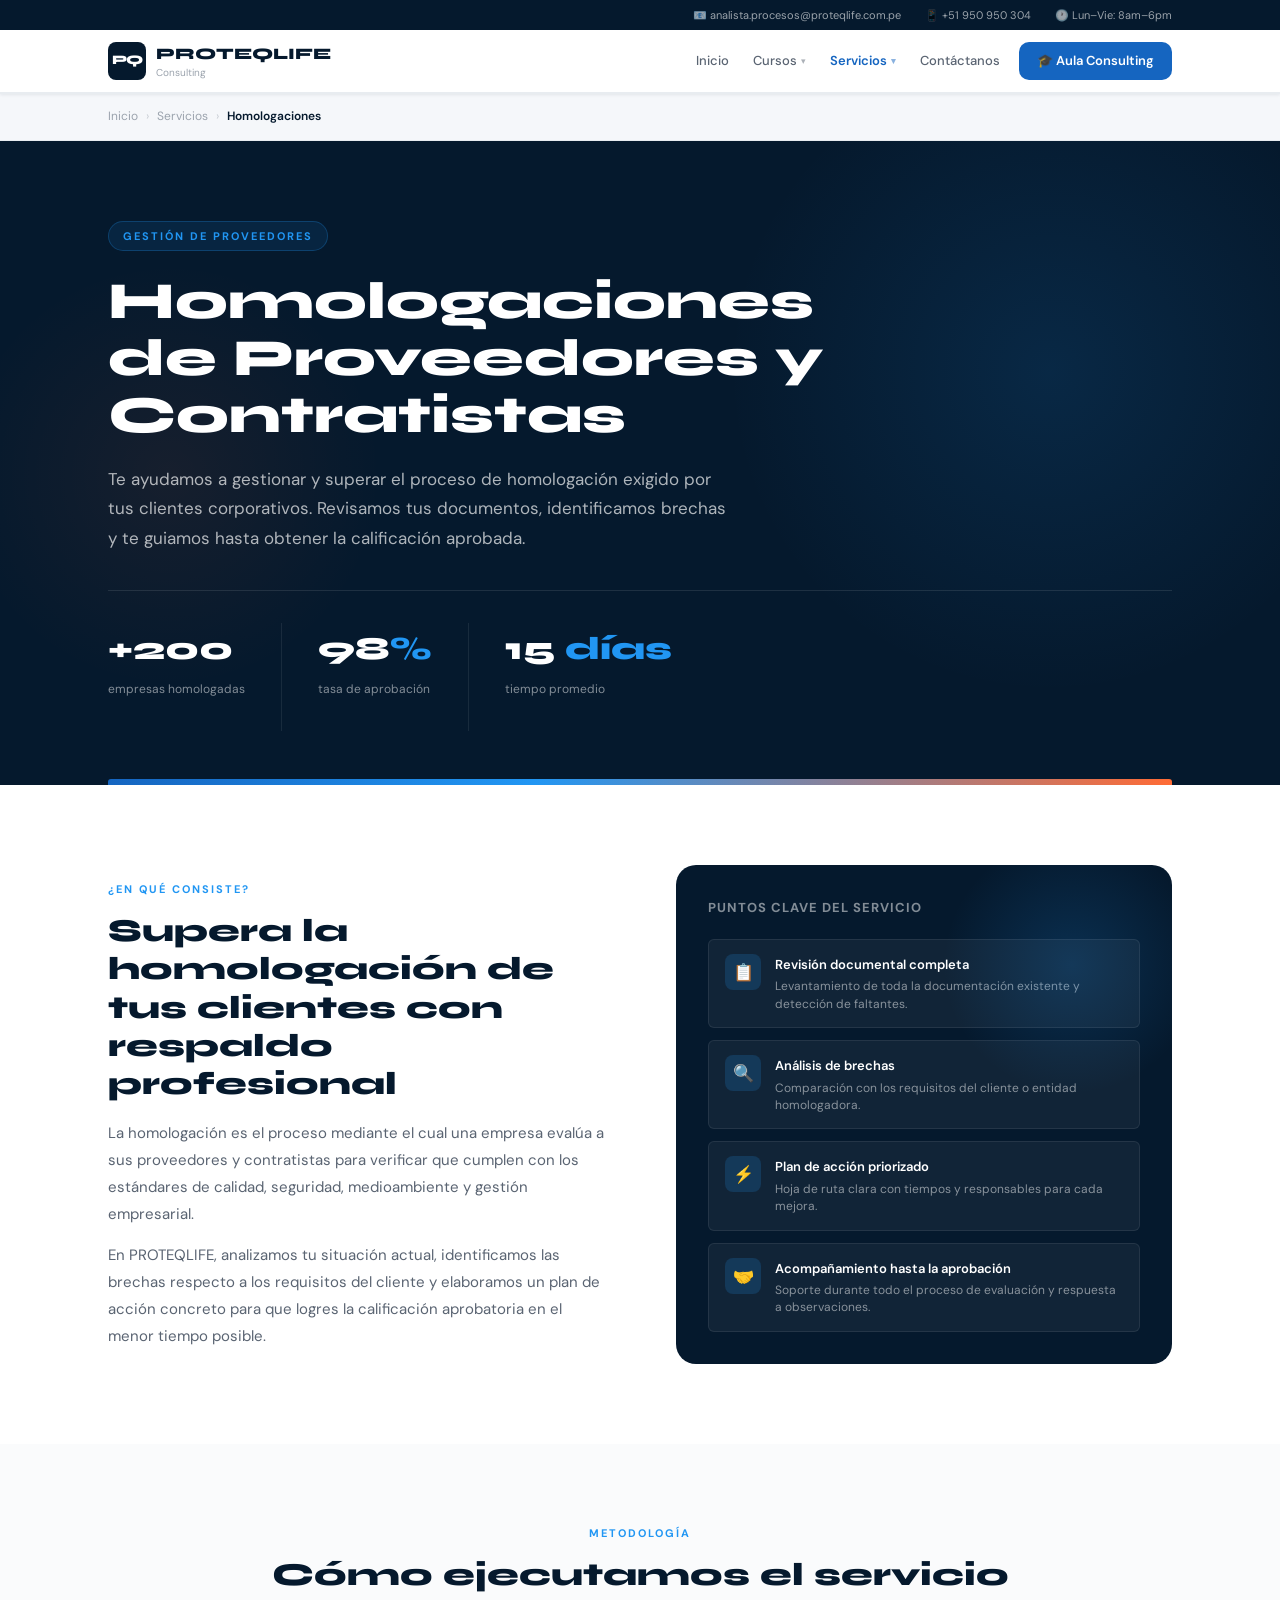
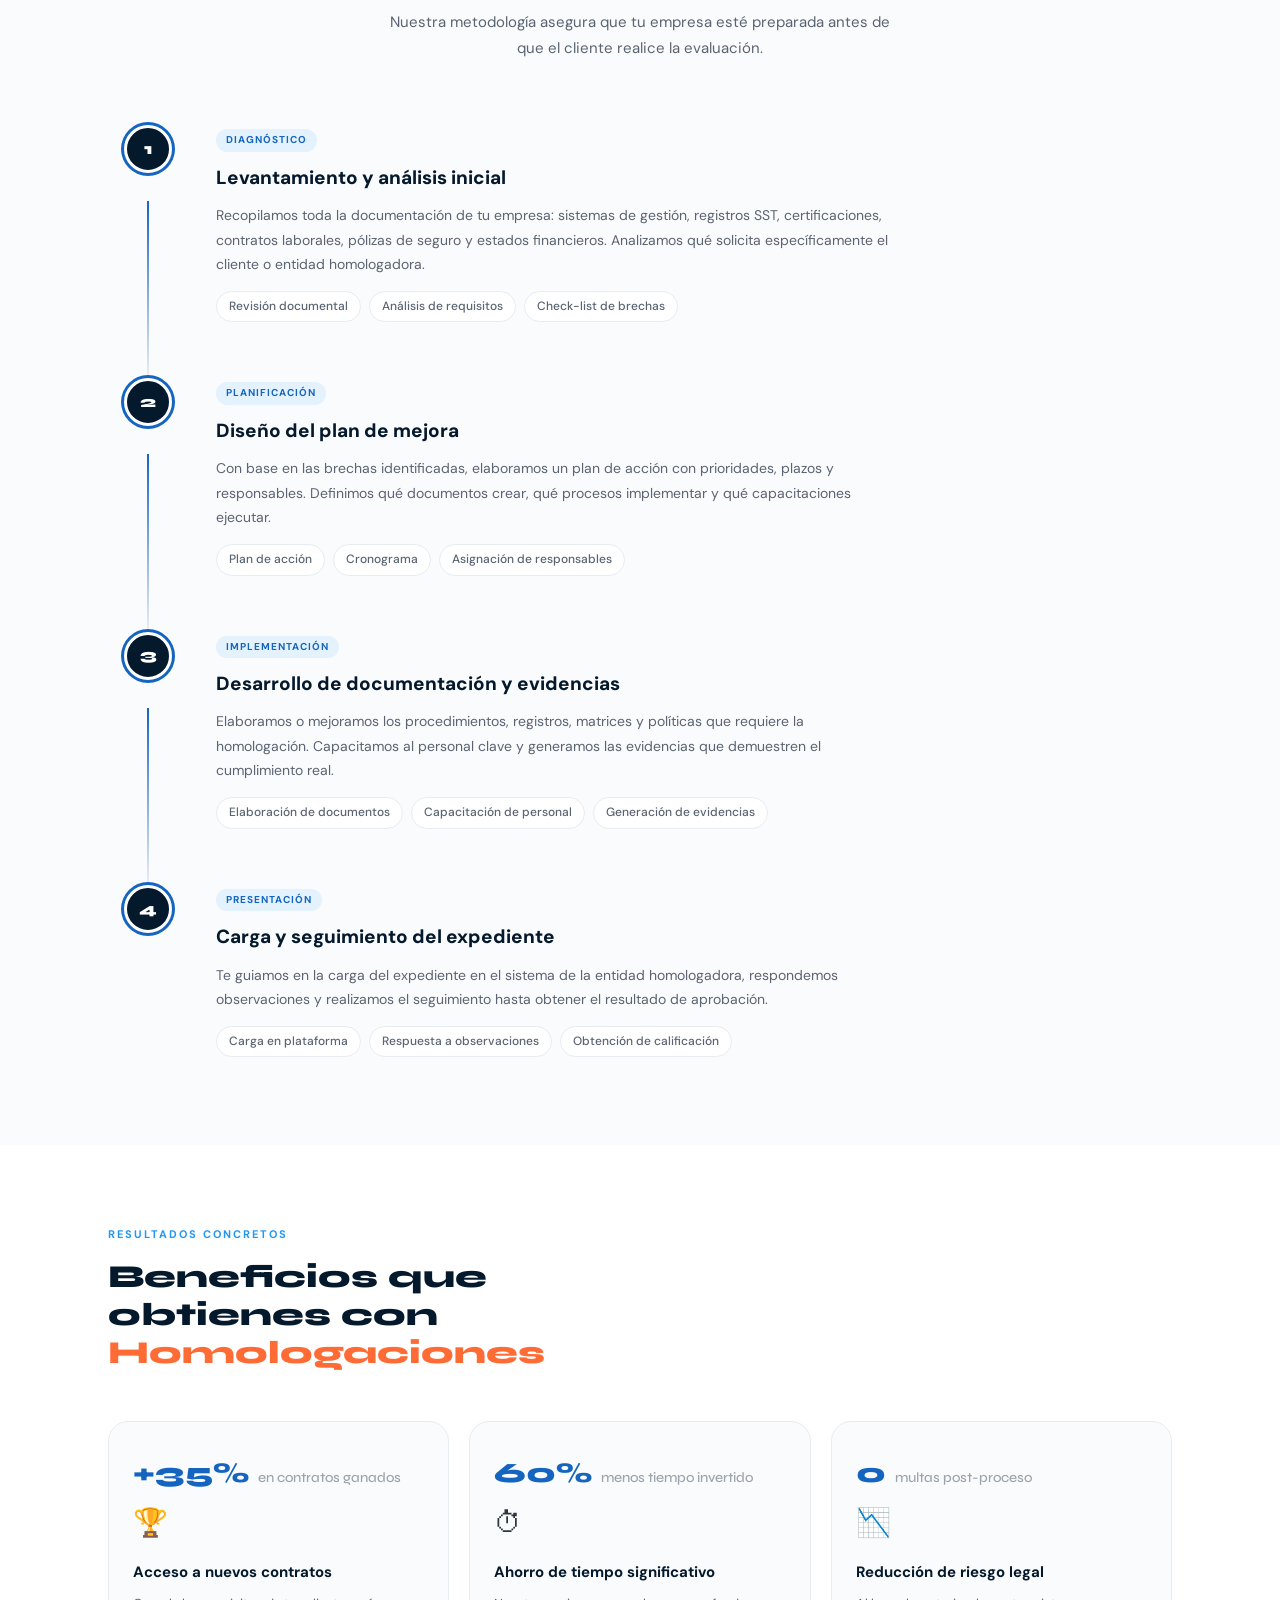
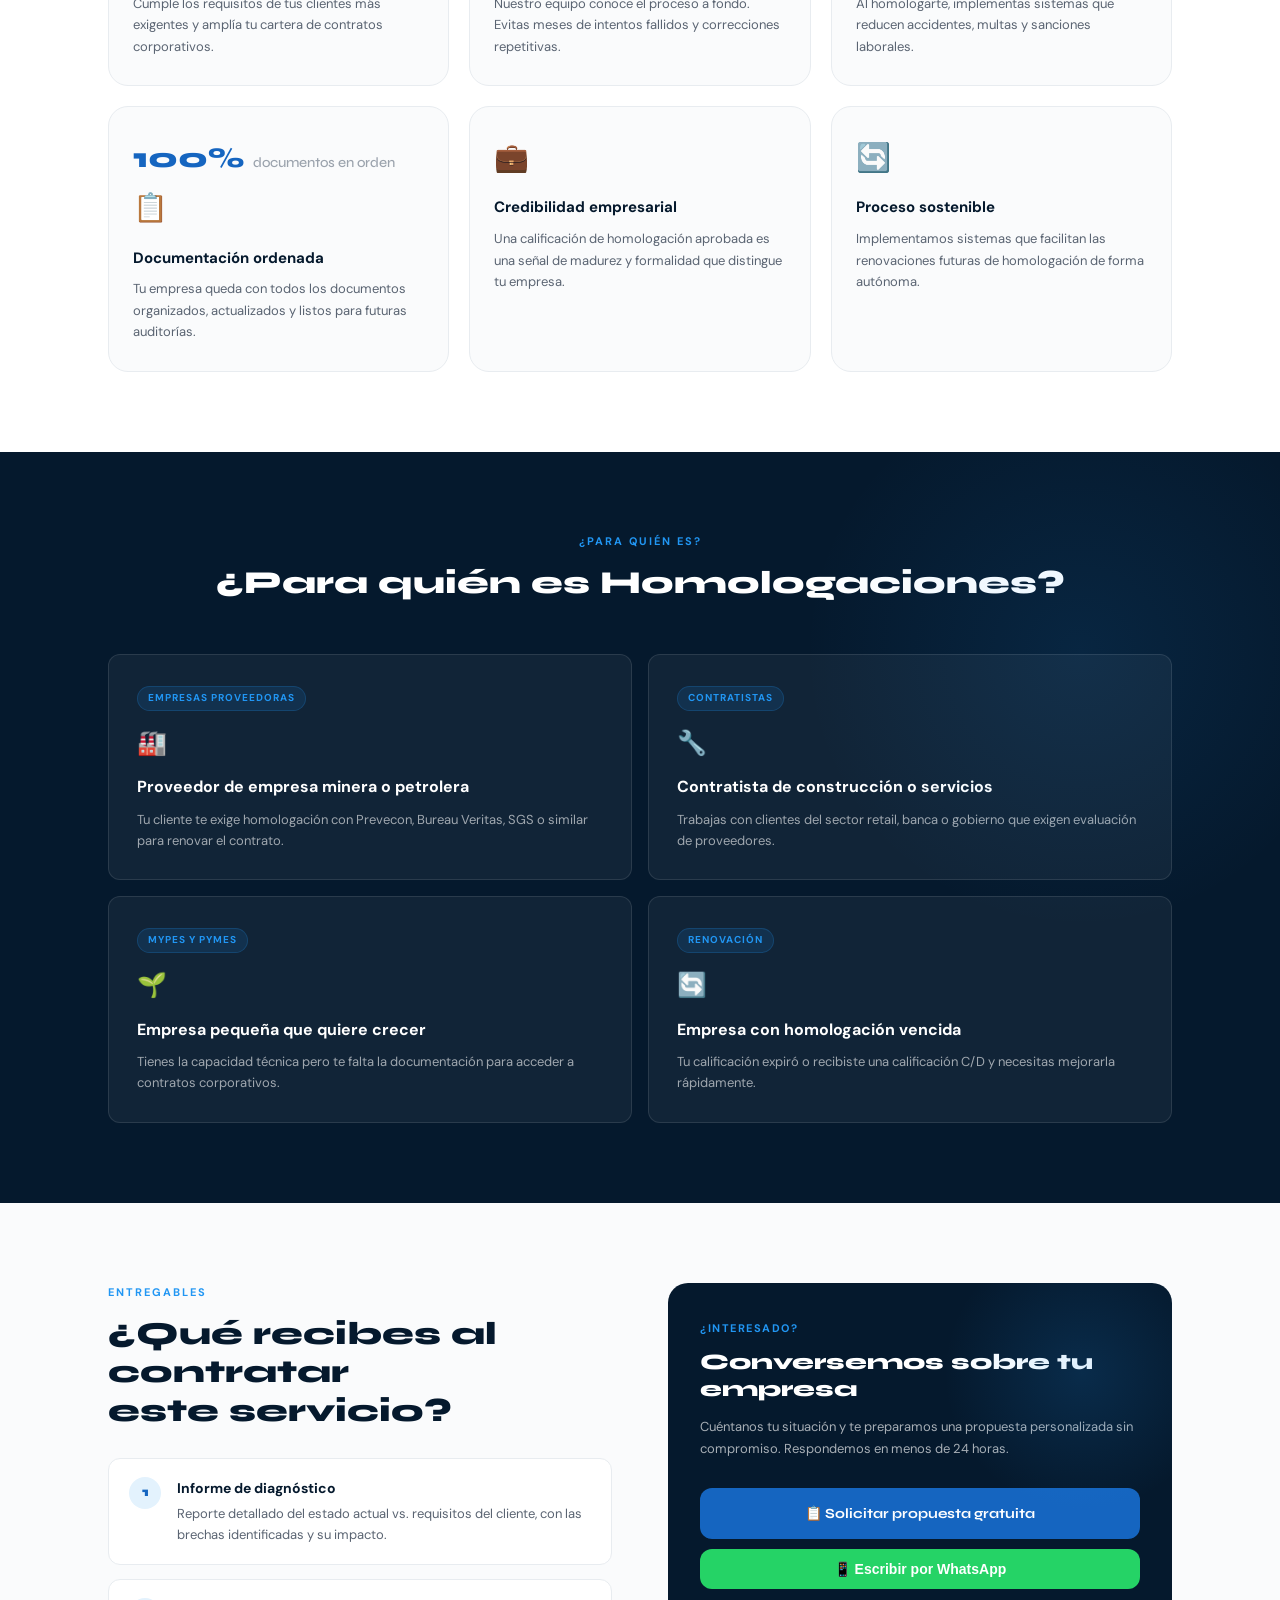
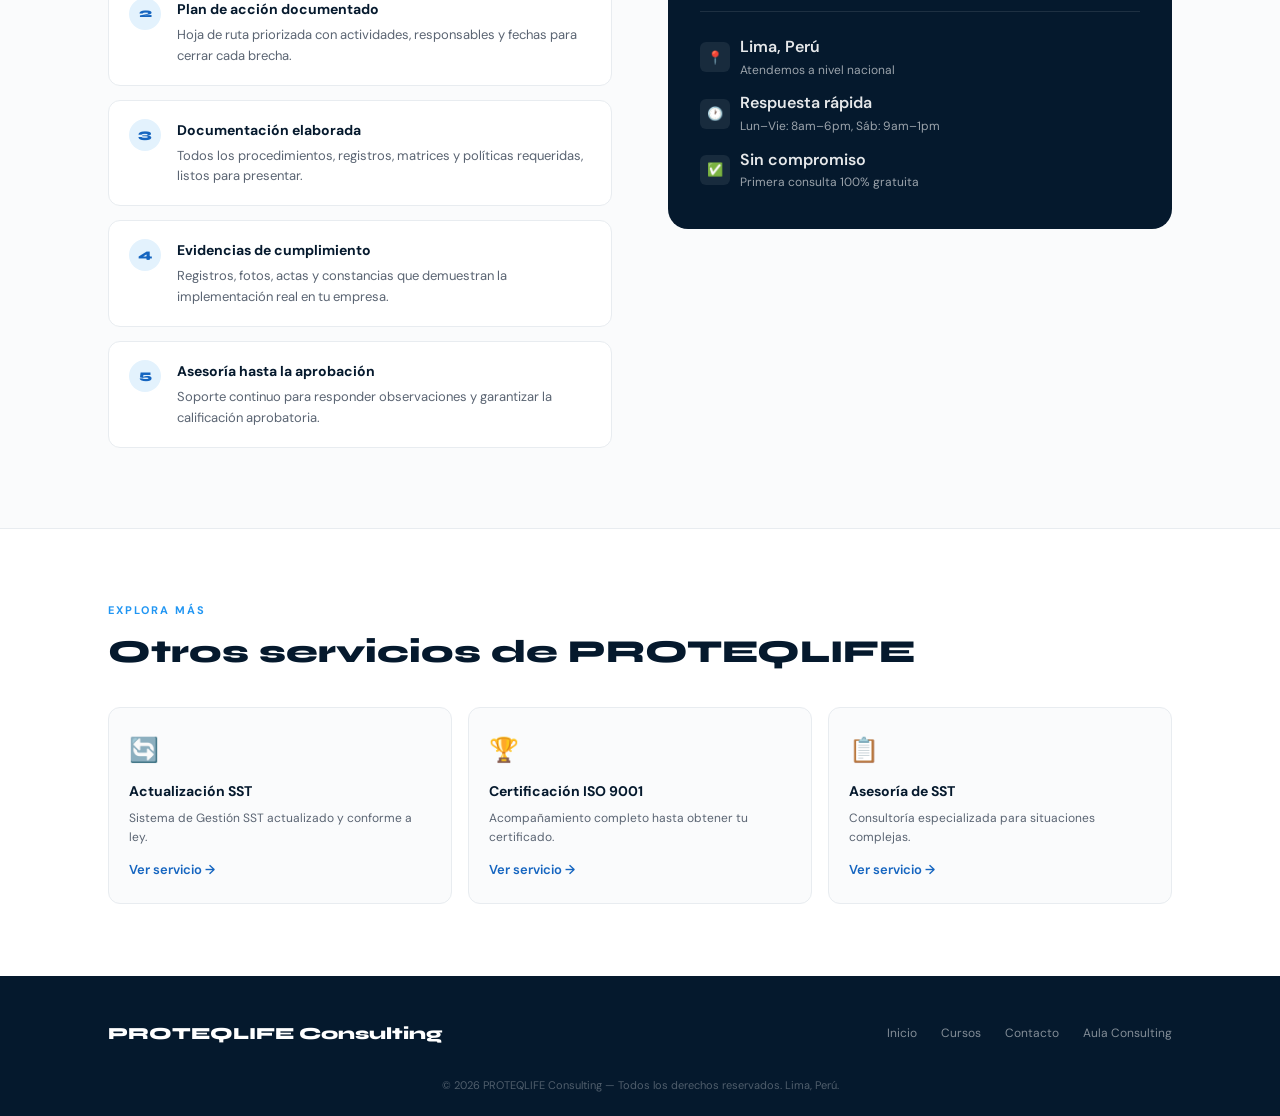
<file: servicio.html>
<!DOCTYPE html>
<html lang="es">
<head>
<meta charset="UTF-8">
<meta name="viewport" content="width=device-width, initial-scale=1.0">
<title id="pageTitle">Servicio — PROTEQLIFE Consulting</title>
<link href="https://fonts.googleapis.com/css2?family=DM+Sans:ital,opsz,wght@0,9..40,300;0,9..40,400;0,9..40,500;0,9..40,600;1,9..40,300&family=Syne:wght@600;700;800&display=swap" rel="stylesheet">
<style>
/* ═══════════════════════════════════════════════
   VARIABLES & RESET
═══════════════════════════════════════════════ */
:root {
  --navy:        #05192D;
  --navy-mid:    #0C3254;
  --navy-light:  #102B4E;
  --blue:        #1565C0;
  --blue-bright: #2196F3;
  --blue-light:  #E3F2FD;
  --accent:      #FF6B35;
  --accent-light:#FFF3EE;
  --green:       #1B5E20;
  --green-light: #E8F5E9;
  --gold:        #F59E0B;
  --gray-50:     #FAFBFC;
  --gray-100:    #F5F7FA;
  --gray-200:    #E8ECF0;
  --gray-300:    #D1D9E0;
  --gray-400:    #9BA3AD;
  --gray-600:    #5A6472;
  --gray-800:    #2C3540;
  --white:       #FFFFFF;
  --radius-sm:   6px;
  --radius-md:   12px;
  --radius-lg:   20px;
  --shadow-sm:   0 1px 4px rgba(5,25,45,.07);
  --shadow-md:   0 4px 20px rgba(5,25,45,.09);
  --shadow-lg:   0 12px 48px rgba(5,25,45,.13);
  --shadow-xl:   0 24px 80px rgba(5,25,45,.18);
}
*, *::before, *::after { box-sizing: border-box; margin: 0; padding: 0; }
html { scroll-behavior: smooth; }
body {
  font-family: 'DM Sans', sans-serif;
  color: var(--gray-800);
  background: var(--white);
  line-height: 1.65;
  overflow-x: hidden;
}
h1, h2, h3, h4 { font-family: 'Syne', sans-serif; line-height: 1.15; }
a { text-decoration: none; color: inherit; }
img { max-width: 100%; }
.container { max-width: 1120px; margin: 0 auto; padding: 0 28px; }

/* ═══════════════════════════════════════════════
   NAV (igual al resto de páginas)
═══════════════════════════════════════════════ */
  position: sticky; top: 0; z-index: 1000;
  background: rgba(255,255,255,.97);
  backdrop-filter: blur(16px);
  border-bottom: 1px solid var(--gray-200);
  box-shadow: 0 1px 0 rgba(5,25,45,.04);
}
  display: flex; gap: 24px; justify-content: flex-end;
  font-size: 11px; color: rgba(255,255,255,.6);
}
.nav-logo { display: flex; align-items: center; gap: 10px; }

/* ═══════════════════════════════════════════════
   BREADCRUMB
═══════════════════════════════════════════════ */
.breadcrumb { background: var(--gray-100); padding: 13px 0; border-bottom: 1px solid var(--gray-200); }
.bc-inner { display: flex; align-items: center; gap: 8px; font-size: 12px; color: var(--gray-400); }
.bc-inner a { color: var(--gray-400); transition: color .15s; }
.bc-inner a:hover { color: var(--blue); }
.bc-sep { opacity: .5; }
.bc-current { color: var(--navy); font-weight: 600; }

/* ═══════════════════════════════════════════════
   HERO DEL SERVICIO
═══════════════════════════════════════════════ */
.s-hero {
  background: var(--navy);
  padding: 80px 0 0;
  overflow: hidden;
  position: relative;
}
/* Decoración fondo */
.s-hero::before {
  content: '';
  position: absolute;
  top: -120px; right: -120px;
  width: 700px; height: 700px;
  background: radial-gradient(circle, rgba(33,150,243,.12) 0%, transparent 65%);
  pointer-events: none;
}
.s-hero::after {
  content: '';
  position: absolute;
  bottom: 60px; left: -80px;
  width: 500px; height: 500px;
  background: radial-gradient(circle, rgba(255,107,53,.07) 0%, transparent 60%);
  pointer-events: none;
}
.s-hero-inner { position: relative; z-index: 2; }
.s-hero-eyebrow {
  display: inline-flex; align-items: center; gap: 8px;
  font-size: 11px; font-weight: 700; text-transform: uppercase;
  letter-spacing: 2px; color: var(--blue-bright);
  background: rgba(33,150,243,.1);
  border: 1px solid rgba(33,150,243,.25);
  padding: 5px 14px; border-radius: 20px; margin-bottom: 22px;
}
.s-hero h1 {
  font-size: clamp(32px, 4.5vw, 52px);
  font-weight: 800; color: #fff;
  max-width: 760px; margin-bottom: 20px;
  line-height: 1.1;
}
.s-hero h1 em { color: var(--blue-bright); font-style: normal; }
.s-hero-desc {
  font-size: 17px; color: rgba(255,255,255,.68);
  max-width: 620px; line-height: 1.75; margin-bottom: 36px;
}
.s-hero-stats {
  display: flex; gap: 0;
  border-top: 1px solid rgba(255,255,255,.1);
  padding-top: 32px; margin-top: 8px;
  flex-wrap: wrap;
}
.s-stat {
  padding: 0 36px 32px 0;
  border-right: 1px solid rgba(255,255,255,.08);
  margin-right: 36px;
}
.s-stat:last-child { border-right: none; }
.s-stat-num { font-family: 'Syne', sans-serif; font-size: 32px; font-weight: 800; color: #fff; margin-bottom: 4px; }
.s-stat-num span { color: var(--blue-bright); }
.s-stat-lbl { font-size: 12px; color: rgba(255,255,255,.5); }

/* Imagen decorativa del hero */
.s-hero-img-strip {
  margin-top: 48px;
  height: 6px;
  background: linear-gradient(90deg, var(--blue) 0%, var(--blue-bright) 40%, var(--accent) 100%);
  border-radius: 3px 3px 0 0;
}

/* ═══════════════════════════════════════════════
   SECCIÓN: QUÉ ES / DESCRIPCIÓN
═══════════════════════════════════════════════ */
.s-que-es { padding: 80px 0; background: var(--white); }
.s-qe-grid { display: grid; grid-template-columns: 1fr 1fr; gap: 72px; align-items: center; }
.s-qe-left {}
.s-section-eyebrow {
  font-size: 11px; font-weight: 700; text-transform: uppercase;
  letter-spacing: 2px; color: var(--blue-bright); margin-bottom: 14px;
}
.s-section-title { font-size: clamp(22px, 3vw, 32px); font-weight: 800; color: var(--navy); margin-bottom: 16px; line-height: 1.2; }
.s-section-title em { color: var(--accent); font-style: normal; }
.s-section-body { font-size: 15px; color: var(--gray-600); line-height: 1.8; }
.s-section-body p + p { margin-top: 14px; }

/* Tarjeta visual del lado derecho */
.s-qe-right { position: relative; }
.s-visual-card {
  background: var(--navy);
  border-radius: var(--radius-lg);
  padding: 32px;
  position: relative;
  overflow: hidden;
}
.s-visual-card::before {
  content: '';
  position: absolute; top: -40px; right: -40px;
  width: 280px; height: 280px;
  background: radial-gradient(circle, rgba(33,150,243,.18) 0%, transparent 65%);
  pointer-events: none;
}
.s-vc-title {
  font-size: 13px; font-weight: 700; text-transform: uppercase;
  letter-spacing: 1px; color: rgba(255,255,255,.5); margin-bottom: 20px;
}
.s-vc-items { display: flex; flex-direction: column; gap: 12px; }
.s-vc-item {
  display: flex; align-items: flex-start; gap: 14px;
  padding: 14px 16px;
  background: rgba(255,255,255,.05);
  border: 1px solid rgba(255,255,255,.08);
  border-radius: var(--radius-sm);
  transition: background .2s;
}
.s-vc-item:hover { background: rgba(255,255,255,.09); }
.s-vc-icon {
  width: 36px; height: 36px; border-radius: 8px;
  display: flex; align-items: center; justify-content: center;
  font-size: 17px; flex-shrink: 0;
  background: rgba(33,150,243,.18);
}
.s-vc-name { font-size: 13px; font-weight: 600; color: #fff; margin-bottom: 3px; }
.s-vc-sub  { font-size: 12px; color: rgba(255,255,255,.5); line-height: 1.45; }

/* ═══════════════════════════════════════════════
   SECCIÓN: PROCESO (PASOS) — tipo Keyrus
═══════════════════════════════════════════════ */
.s-proceso { padding: 80px 0; background: var(--gray-50); }
.s-proceso-header { text-align: center; margin-bottom: 60px; }
.s-steps { display: flex; flex-direction: column; gap: 0; }
.s-step {
  display: grid;
  grid-template-columns: 80px 1fr;
  gap: 0;
  position: relative;
}
.s-step:not(:last-child)::after {
  content: '';
  position: absolute;
  left: 39px; top: 80px; bottom: -1px;
  width: 2px;
  background: linear-gradient(to bottom, var(--blue) 0%, var(--gray-200) 100%);
}
.s-step-num-wrap {
  display: flex; flex-direction: column; align-items: center;
  padding-top: 4px;
}
.s-step-num {
  width: 48px; height: 48px;
  background: var(--navy); color: #fff;
  border-radius: 50%; display: flex; align-items: center; justify-content: center;
  font-family: 'Syne', sans-serif; font-size: 16px; font-weight: 800;
  flex-shrink: 0; position: relative; z-index: 1;
  border: 3px solid var(--white);
  box-shadow: 0 0 0 3px var(--blue);
}
.s-step-content {
  padding: 4px 0 52px 28px;
}
.s-step:last-child .s-step-content { padding-bottom: 8px; }
.s-step-tag {
  display: inline-flex; font-size: 10px; font-weight: 700;
  text-transform: uppercase; letter-spacing: 1px;
  color: var(--blue); background: var(--blue-light);
  padding: 3px 10px; border-radius: 20px; margin-bottom: 10px;
}
.s-step-title { font-size: 19px; font-weight: 800; color: var(--navy); margin-bottom: 10px; }
.s-step-body { font-size: 14px; color: var(--gray-600); line-height: 1.75; max-width: 680px; }
.s-step-chips { display: flex; flex-wrap: wrap; gap: 8px; margin-top: 14px; }
.s-chip {
  font-size: 12px; font-weight: 500; color: var(--gray-600);
  background: var(--white); border: 1px solid var(--gray-200);
  padding: 5px 12px; border-radius: 20px;
}

/* ═══════════════════════════════════════════════
   SECCIÓN: BENEFICIOS / RESULTADOS
═══════════════════════════════════════════════ */
.s-beneficios { padding: 80px 0; background: var(--white); }
.s-ben-header { max-width: 560px; margin-bottom: 48px; }
.s-ben-grid { display: grid; grid-template-columns: repeat(3, 1fr); gap: 20px; }
.s-ben-card {
  background: var(--gray-50);
  border: 1px solid var(--gray-200);
  border-radius: var(--radius-lg);
  padding: 28px 24px;
  transition: all .25s;
  position: relative; overflow: hidden;
}
.s-ben-card::before {
  content: '';
  position: absolute; top: 0; left: 0; right: 0; height: 3px;
  border-radius: var(--radius-lg) var(--radius-lg) 0 0;
  background: var(--blue);
  opacity: 0; transition: opacity .25s;
}
.s-ben-card:hover { transform: translateY(-4px); box-shadow: var(--shadow-lg); border-color: transparent; }
.s-ben-card:hover::before { opacity: 1; }
.s-ben-icon { font-size: 28px; margin-bottom: 14px; }
.s-ben-title { font-size: 15px; font-weight: 700; color: var(--navy); margin-bottom: 8px; }
.s-ben-body { font-size: 13px; color: var(--gray-600); line-height: 1.65; }
.s-ben-num {
  font-family: 'Syne', sans-serif;
  font-size: 28px; font-weight: 800;
  color: var(--blue); margin-bottom: 4px;
  display: block;
}

/* ═══════════════════════════════════════════════
   SECCIÓN: CASOS DE USO / ¿PARA QUIÉN ES?
═══════════════════════════════════════════════ */
.s-casos { padding: 80px 0; background: var(--navy); position: relative; overflow: hidden; }
.s-casos::before {
  content: '';
  position: absolute; top: -100px; right: -100px;
  width: 600px; height: 600px;
  background: radial-gradient(circle, rgba(33,150,243,.1) 0%, transparent 65%);
  pointer-events: none;
}
.s-casos-header { text-align: center; margin-bottom: 52px; }
.s-casos-header .s-section-eyebrow { color: var(--blue-bright); }
.s-casos-header .s-section-title { color: #fff; }
.s-casos-grid { display: grid; grid-template-columns: repeat(2, 1fr); gap: 16px; }
.s-caso-card {
  background: rgba(255,255,255,.05);
  border: 1px solid rgba(255,255,255,.1);
  border-radius: var(--radius-md);
  padding: 28px;
  transition: all .2s;
}
.s-caso-card:hover {
  background: rgba(255,255,255,.09);
  border-color: rgba(33,150,243,.4);
  transform: translateY(-3px);
}
.s-caso-tag {
  display: inline-block; font-size: 10px; font-weight: 700;
  text-transform: uppercase; letter-spacing: 1px;
  color: var(--blue-bright); background: rgba(33,150,243,.12);
  border: 1px solid rgba(33,150,243,.2);
  padding: 3px 10px; border-radius: 20px; margin-bottom: 12px;
}
.s-caso-title { font-size: 16px; font-weight: 700; color: #fff; margin-bottom: 8px; }
.s-caso-body { font-size: 13px; color: rgba(255,255,255,.6); line-height: 1.65; }
.s-caso-icon { font-size: 24px; margin-bottom: 12px; display: block; }

/* ═══════════════════════════════════════════════
   SECCIÓN: ENTREGABLES / QUÉ RECIBES
═══════════════════════════════════════════════ */
.s-entrega { padding: 80px 0; background: var(--gray-50); }
.s-entrega-grid { display: grid; grid-template-columns: 1fr 1fr; gap: 56px; align-items: start; }
.s-entrega-list { display: flex; flex-direction: column; gap: 14px; }
.s-entrega-item {
  display: flex; gap: 16px; align-items: flex-start;
  background: var(--white); border: 1px solid var(--gray-200);
  border-radius: var(--radius-md); padding: 18px 20px;
  transition: all .2s;
}
.s-entrega-item:hover { border-color: var(--blue-bright); box-shadow: var(--shadow-md); }
.s-ei-num {
  width: 32px; height: 32px; border-radius: 50%;
  background: var(--blue-light); color: var(--blue);
  font-family: 'Syne', sans-serif; font-size: 13px; font-weight: 800;
  display: flex; align-items: center; justify-content: center; flex-shrink: 0;
}
.s-ei-title { font-size: 14px; font-weight: 700; color: var(--navy); margin-bottom: 4px; }
.s-ei-body { font-size: 13px; color: var(--gray-600); line-height: 1.6; }

/* CTA box derecha */
.s-cta-box {
  position: sticky; top: 84px;
  background: var(--navy);
  border-radius: var(--radius-lg);
  padding: 36px 32px;
  overflow: hidden;
}
.s-cta-box::before {
  content: '';
  position: absolute; top: -60px; right: -60px;
  width: 300px; height: 300px;
  background: radial-gradient(circle, rgba(33,150,243,.15) 0%, transparent 65%);
  pointer-events: none;
}
.s-cta-eyebrow { font-size: 11px; font-weight: 700; text-transform: uppercase; letter-spacing: 1.5px; color: var(--blue-bright); margin-bottom: 12px; }
.s-cta-title { font-family: 'Syne', sans-serif; font-size: 22px; font-weight: 800; color: #fff; margin-bottom: 12px; line-height: 1.25; }
.s-cta-body { font-size: 13px; color: rgba(255,255,255,.65); line-height: 1.7; margin-bottom: 28px; }
.s-cta-btn {
  display: block; width: 100%;
  padding: 14px; background: var(--blue); color: #fff;
  border: none; border-radius: var(--radius-md);
  font-family: 'Syne', sans-serif; font-size: 14px; font-weight: 700;
  cursor: pointer; text-align: center; transition: background .2s;
  margin-bottom: 10px; text-decoration: none;
}
.s-cta-btn:hover { background: #0C3254; }
.s-cta-btn-wa {
  display: flex; align-items: center; justify-content: center; gap: 8px;
  width: 100%; padding: 12px; background: #25D366; color: #fff;
  border: none; border-radius: var(--radius-md);
  font-size: 14px; font-weight: 600; cursor: pointer; transition: background .2s;
}
.s-cta-btn-wa:hover { background: #1da851; }
.s-cta-sep { border: none; border-top: 1px solid rgba(255,255,255,.1); margin: 22px 0; }
.s-cta-info { display: flex; flex-direction: column; gap: 10px; }
.s-ci-row { display: flex; align-items: center; gap: 10px; }
.s-ci-icon { width: 30px; height: 30px; border-radius: 6px; background: rgba(255,255,255,.08); display: flex; align-items: center; justify-content: center; font-size: 13px; flex-shrink: 0; }
.s-ci-text { font-size: 12px; color: rgba(255,255,255,.6); }
.s-ci-bold { font-weight: 600; color: rgba(255,255,255,.9); }

/* ═══════════════════════════════════════════════
   SECCIÓN: OTROS SERVICIOS
═══════════════════════════════════════════════ */
.s-otros { padding: 72px 0; background: var(--white); border-top: 1px solid var(--gray-200); }
.s-otros-header { margin-bottom: 36px; }
.s-otros-grid { display: grid; grid-template-columns: repeat(3, 1fr); gap: 16px; }
.s-otro-card {
  display: flex; flex-direction: column;
  background: var(--gray-50);
  border: 1px solid var(--gray-200);
  border-radius: var(--radius-md);
  padding: 22px 20px;
  transition: all .2s; cursor: pointer; text-decoration: none;
}
.s-otro-card:hover { border-color: var(--blue-bright); background: var(--white); box-shadow: var(--shadow-md); transform: translateY(-3px); }
.s-otro-icon { font-size: 24px; margin-bottom: 10px; }
.s-otro-title { font-size: 14px; font-weight: 700; color: var(--navy); margin-bottom: 6px; }
.s-otro-desc { font-size: 12px; color: var(--gray-600); line-height: 1.6; flex: 1; }
.s-otro-arrow { font-size: 13px; color: var(--blue); font-weight: 600; margin-top: 12px; }

/* ═══════════════════════════════════════════════
   FOOTER
═══════════════════════════════════════════════ */
footer { background: var(--navy); padding: 44px 0 22px; }
.ft { display: flex; justify-content: space-between; align-items: center; flex-wrap: wrap; gap: 16px; margin-bottom: 28px; }
.ft-logo { font-family: 'Syne', sans-serif; font-size: 17px; font-weight: 800; color: #fff; }
.ft-links { display: flex; gap: 24px; }
.ft-links a { font-size: 12px; color: rgba(255,255,255,.5); transition: color .15s; }
.ft-links a:hover { color: #fff; }
.ft-copy { font-size: 11px; color: rgba(255,255,255,.3); text-align: center; }

/* ═══════════════════════════════════════════════
   RESPONSIVE
═══════════════════════════════════════════════ */
@media(max-width:900px) {
  .s-hero { padding: 56px 0 0; }
  .s-qe-grid { grid-template-columns: 1fr; gap: 40px; }
  .s-ben-grid { grid-template-columns: 1fr 1fr; }
  .s-casos-grid { grid-template-columns: 1fr; }
  .s-entrega-grid { grid-template-columns: 1fr; }
  .s-cta-box { position: static; }
  .s-otros-grid { grid-template-columns: 1fr 1fr; }
  .s-stat { padding-right: 24px; margin-right: 24px; }
}
@media(max-width:600px) {
  .s-hero h1 { font-size: 26px; }
  .s-section-title { font-size: 22px; }
  .s-ben-grid { grid-template-columns: 1fr; }
  .s-otros-grid { grid-template-columns: 1fr; }
  .s-hero-stats { flex-direction: column; gap: 20px; }
  .s-stat { border-right: none; border-bottom: 1px solid rgba(255,255,255,.08); padding-bottom: 20px; margin-right: 0; }
  .s-stat:last-child { border-bottom: none; }
  .s-step-content { padding-left: 18px; }
}
</style>
</head>
<body>


<!-- BREADCRUMB -->
<div class="breadcrumb">
  <div class="container">
    <div class="bc-inner" id="bcInner">
      <a href="index.html">Inicio</a>
      <span class="bc-sep">›</span>
      <a href="index.html#servicios">Servicios</a>
      <span class="bc-sep">›</span>
      <span class="bc-current" id="bcNombre">Cargando...</span>
    </div>
  </div>
</div>

<!-- ══════════════ HERO ══════════════ -->
<section class="s-hero">
  <div class="container">
    <div class="s-hero-inner">
      <div class="s-hero-eyebrow" id="heroEyebrow">Servicio Especializado</div>
      <h1 id="heroTitulo">Cargando...</h1>
      <p class="s-hero-desc" id="heroDesc"></p>
      <div class="s-hero-stats" id="heroStats"></div>
    </div>
    <div class="s-hero-img-strip"></div>
  </div>
</section>

<!-- ══════════════ QUÉ ES ══════════════ -->
<section class="s-que-es">
  <div class="container">
    <div class="s-qe-grid">
      <div class="s-qe-left">
        <div class="s-section-eyebrow">¿En qué consiste?</div>
        <h2 class="s-section-title" id="qeTitle">Cargando...</h2>
        <div class="s-section-body" id="qeBody"></div>
      </div>
      <div class="s-qe-right">
        <div class="s-visual-card">
          <div class="s-vc-title">Puntos clave del servicio</div>
          <div class="s-vc-items" id="vcItems"></div>
        </div>
      </div>
    </div>
  </div>
</section>

<!-- ══════════════ PROCESO ══════════════ -->
<section class="s-proceso">
  <div class="container">
    <div class="s-proceso-header">
      <div class="s-section-eyebrow">Metodología</div>
      <h2 class="s-section-title" id="procesoTitle">Cómo lo ejecutamos</h2>
      <p style="font-size:15px;color:var(--gray-600);max-width:520px;margin:0 auto;line-height:1.7" id="procesoSubtitle"></p>
    </div>
    <div class="s-steps" id="stepsContainer"></div>
  </div>
</section>

<!-- ══════════════ BENEFICIOS ══════════════ -->
<section class="s-beneficios">
  <div class="container">
    <div class="s-ben-header">
      <div class="s-section-eyebrow">Resultados concretos</div>
      <h2 class="s-section-title">Beneficios que obtienes con <em id="benServicio">este servicio</em></h2>
    </div>
    <div class="s-ben-grid" id="beneficiosGrid"></div>
  </div>
</section>

<!-- ══════════════ CASOS DE USO ══════════════ -->
<section class="s-casos">
  <div class="container">
    <div class="s-casos-header">
      <div class="s-section-eyebrow">¿Para quién es?</div>
      <h2 class="s-section-title" id="casosTitle">Empresas y contextos donde aplica</h2>
    </div>
    <div class="s-casos-grid" id="casosGrid"></div>
  </div>
</section>

<!-- ══════════════ ENTREGABLES + CTA ══════════════ -->
<section class="s-entrega">
  <div class="container">
    <div class="s-entrega-grid">
      <div>
        <div class="s-section-eyebrow">Entregables</div>
        <h2 class="s-section-title" style="margin-bottom:28px">¿Qué recibes al contratar<br>este servicio?</h2>
        <div class="s-entrega-list" id="entregablesList"></div>
      </div>
      <div>
        <div class="s-cta-box">
          <div class="s-cta-eyebrow">¿Interesado?</div>
          <div class="s-cta-title">Conversemos sobre tu empresa</div>
          <div class="s-cta-body">Cuéntanos tu situación y te preparamos una propuesta personalizada sin compromiso. Respondemos en menos de 24 horas.</div>
          <a href="contacto.html" class="s-cta-btn">📋 Solicitar propuesta gratuita</a>
          <button class="s-cta-btn-wa" onclick="contactarWA()">📱 Escribir por WhatsApp</button>
          <hr class="s-cta-sep">
          <div class="s-cta-info">
            <div class="s-ci-row"><div class="s-ci-icon">📍</div><div><div class="s-ci-bold">Lima, Perú</div><div class="s-ci-text">Atendemos a nivel nacional</div></div></div>
            <div class="s-ci-row"><div class="s-ci-icon">🕐</div><div><div class="s-ci-bold">Respuesta rápida</div><div class="s-ci-text">Lun–Vie: 8am–6pm, Sáb: 9am–1pm</div></div></div>
            <div class="s-ci-row"><div class="s-ci-icon">✅</div><div><div class="s-ci-bold">Sin compromiso</div><div class="s-ci-text">Primera consulta 100% gratuita</div></div></div>
          </div>
        </div>
      </div>
    </div>
  </div>
</section>

<!-- ══════════════ OTROS SERVICIOS ══════════════ -->
<section class="s-otros">
  <div class="container">
    <div class="s-otros-header">
      <div class="s-section-eyebrow">Explora más</div>
      <h2 class="s-section-title">Otros servicios de PROTEQLIFE</h2>
    </div>
    <div class="s-otros-grid" id="otrosGrid"></div>
  </div>
</section>

<!-- FOOTER -->
<footer>
  <div class="container">
    <div class="ft">
      <div class="ft-logo">PROTEQLIFE Consulting</div>
      <div class="ft-links">
        <a href="index.html">Inicio</a>
        <a href="cursos-sso.html">Cursos</a>
        <a href="contacto.html">Contacto</a>
        <a href="https://aulaconsulting.vercel.app/">Aula Consulting</a>
      </div>
    </div>
    <p class="ft-copy">© 2026 PROTEQLIFE Consulting — Todos los derechos reservados. Lima, Perú.</p>
  </div>
</footer>

<!-- ══════════════ JAVASCRIPT ══════════════ -->
<script>
// ═══════════════════════════════════════════════
// BASE DE DATOS DE SERVICIOS
// ═══════════════════════════════════════════════
var SERVICIOS = {

  'homologaciones': {
    titulo: 'Homologaciones de Proveedores y Contratistas',
    tituloCorto: 'Homologaciones',
    eyebrow: 'Gestión de Proveedores',
    emoji: '✅',
    desc: 'Te ayudamos a gestionar y superar el proceso de homologación exigido por tus clientes corporativos. Revisamos tus documentos, identificamos brechas y te guiamos hasta obtener la calificación aprobada.',
    stats: [
      { num: '+200', suffix: '', lbl: 'empresas homologadas' },
      { num: '98', suffix: '%', lbl: 'tasa de aprobación' },
      { num: '15', suffix: ' días', lbl: 'tiempo promedio' }
    ],
    qeTitle: 'Supera la homologación de tus clientes con respaldo profesional',
    qeBody: [
      'La homologación es el proceso mediante el cual una empresa evalúa a sus proveedores y contratistas para verificar que cumplen con los estándares de calidad, seguridad, medioambiente y gestión empresarial.',
      'En PROTEQLIFE, analizamos tu situación actual, identificamos las brechas respecto a los requisitos del cliente y elaboramos un plan de acción concreto para que logres la calificación aprobatoria en el menor tiempo posible.'
    ],
    puntosClave: [
      { icon: '📋', titulo: 'Revisión documental completa', sub: 'Levantamiento de toda la documentación existente y detección de faltantes.' },
      { icon: '🔍', titulo: 'Análisis de brechas', sub: 'Comparación con los requisitos del cliente o entidad homologadora.' },
      { icon: '⚡', titulo: 'Plan de acción priorizado', sub: 'Hoja de ruta clara con tiempos y responsables para cada mejora.' },
      { icon: '🤝', titulo: 'Acompañamiento hasta la aprobación', sub: 'Soporte durante todo el proceso de evaluación y respuesta a observaciones.' }
    ],
    procesoSubtitle: 'Nuestra metodología asegura que tu empresa esté preparada antes de que el cliente realice la evaluación.',
    pasos: [
      {
        tag: 'Diagnóstico',
        titulo: 'Levantamiento y análisis inicial',
        body: 'Recopilamos toda la documentación de tu empresa: sistemas de gestión, registros SST, certificaciones, contratos laborales, pólizas de seguro y estados financieros. Analizamos qué solicita específicamente el cliente o entidad homologadora.',
        chips: ['Revisión documental', 'Análisis de requisitos', 'Check-list de brechas']
      },
      {
        tag: 'Planificación',
        titulo: 'Diseño del plan de mejora',
        body: 'Con base en las brechas identificadas, elaboramos un plan de acción con prioridades, plazos y responsables. Definimos qué documentos crear, qué procesos implementar y qué capacitaciones ejecutar.',
        chips: ['Plan de acción', 'Cronograma', 'Asignación de responsables']
      },
      {
        tag: 'Implementación',
        titulo: 'Desarrollo de documentación y evidencias',
        body: 'Elaboramos o mejoramos los procedimientos, registros, matrices y políticas que requiere la homologación. Capacitamos al personal clave y generamos las evidencias que demuestren el cumplimiento real.',
        chips: ['Elaboración de documentos', 'Capacitación de personal', 'Generación de evidencias']
      },
      {
        tag: 'Presentación',
        titulo: 'Carga y seguimiento del expediente',
        body: 'Te guiamos en la carga del expediente en el sistema de la entidad homologadora, respondemos observaciones y realizamos el seguimiento hasta obtener el resultado de aprobación.',
        chips: ['Carga en plataforma', 'Respuesta a observaciones', 'Obtención de calificación']
      }
    ],
    beneficios: [
      { icon: '🏆', titulo: 'Acceso a nuevos contratos', body: 'Cumple los requisitos de tus clientes más exigentes y amplía tu cartera de contratos corporativos.', num: '+35%', numLbl: 'en contratos ganados' },
      { icon: '⏱', titulo: 'Ahorro de tiempo significativo', body: 'Nuestro equipo conoce el proceso a fondo. Evitas meses de intentos fallidos y correcciones repetitivas.', num: '60%', numLbl: 'menos tiempo invertido' },
      { icon: '📉', titulo: 'Reducción de riesgo legal', body: 'Al homologarte, implementas sistemas que reducen accidentes, multas y sanciones laborales.', num: '0', numLbl: 'multas post-proceso' },
      { icon: '📋', titulo: 'Documentación ordenada', body: 'Tu empresa queda con todos los documentos organizados, actualizados y listos para futuras auditorías.', num: '100%', numLbl: 'documentos en orden' },
      { icon: '💼', titulo: 'Credibilidad empresarial', body: 'Una calificación de homologación aprobada es una señal de madurez y formalidad que distingue tu empresa.', num: '', numLbl: '' },
      { icon: '🔄', titulo: 'Proceso sostenible', body: 'Implementamos sistemas que facilitan las renovaciones futuras de homologación de forma autónoma.', num: '', numLbl: '' }
    ],
    casos: [
      { tag: 'Empresas proveedoras', icon: '🏭', titulo: 'Proveedor de empresa minera o petrolera', body: 'Tu cliente te exige homologación con Prevecon, Bureau Veritas, SGS o similar para renovar el contrato.' },
      { tag: 'Contratistas', icon: '🔧', titulo: 'Contratista de construcción o servicios', body: 'Trabajas con clientes del sector retail, banca o gobierno que exigen evaluación de proveedores.' },
      { tag: 'MYPES y PYMES', icon: '🌱', titulo: 'Empresa pequeña que quiere crecer', body: 'Tienes la capacidad técnica pero te falta la documentación para acceder a contratos corporativos.' },
      { tag: 'Renovación', icon: '🔄', titulo: 'Empresa con homologación vencida', body: 'Tu calificación expiró o recibiste una calificación C/D y necesitas mejorarla rápidamente.' }
    ],
    entregables: [
      { titulo: 'Informe de diagnóstico', body: 'Reporte detallado del estado actual vs. requisitos del cliente, con las brechas identificadas y su impacto.' },
      { titulo: 'Plan de acción documentado', body: 'Hoja de ruta priorizada con actividades, responsables y fechas para cerrar cada brecha.' },
      { titulo: 'Documentación elaborada', body: 'Todos los procedimientos, registros, matrices y políticas requeridas, listos para presentar.' },
      { titulo: 'Evidencias de cumplimiento', body: 'Registros, fotos, actas y constancias que demuestran la implementación real en tu empresa.' },
      { titulo: 'Asesoría hasta la aprobación', body: 'Soporte continuo para responder observaciones y garantizar la calificación aprobatoria.' }
    ]
  },

  'gestion-sst': {
    titulo: 'Actualización del Sistema de Gestión SST',
    tituloCorto: 'Gestión SST',
    eyebrow: 'Cumplimiento Legal SST',
    emoji: '🔄',
    desc: 'Revisamos y actualizamos integralmente tu Sistema de Gestión de Seguridad y Salud en el Trabajo conforme a la Ley 29783 y su reglamento, dejando tu empresa en regla y lista para cualquier inspección.',
    stats: [
      { num: '+300', suffix: '', lbl: 'sistemas implementados' },
      { num: '100', suffix: '%', lbl: 'conformidad legal' },
      { num: '48h', suffix: '', lbl: 'respuesta de emergencia' }
    ],
    qeTitle: 'Tu sistema SST actualizado, conforme y listo para auditorías',
    qeBody: [
      'La Ley 29783 exige a todas las empresas implementar y mantener vigente un Sistema de Gestión de Seguridad y Salud en el Trabajo (SG-SST). Sin embargo, muchas empresas tienen documentación desactualizada, incompleta o que no refleja su operación real.',
      'Nuestro equipo realiza un diagnóstico completo del estado actual de tu sistema, identifica las brechas legales y elabora o actualiza toda la documentación necesaria para que estés en regla, con registros válidos y un sistema que realmente funcione.'
    ],
    puntosClave: [
      { icon: '⚖️', titulo: 'Conformidad con Ley 29783', sub: 'Cumplimiento total del D.S. 005-2012-TR y sus modificatorias vigentes.' },
      { icon: '📁', titulo: 'Documentación completa', sub: 'Política, IPERC, RISST, registros obligatorios y planes de emergencia.' },
      { icon: '👥', titulo: 'Comité o supervisor SST', sub: 'Formación, elecciones y funcionamiento del Comité o Supervisor de SST.' },
      { icon: '📊', titulo: 'Indicadores de gestión', sub: 'Dashboard de KPIs SST para monitorear el desempeño mensualmente.' }
    ],
    procesoSubtitle: 'Un proceso estructurado que garantiza conformidad legal y un sistema que funciona en la práctica, no solo en papel.',
    pasos: [
      { tag: 'Evaluación', titulo: 'Diagnóstico legal y documental', body: 'Auditamos el estado actual de tu SG-SST contra los requisitos de la Ley 29783 y el D.S. 005-2012-TR. Verificamos todos los documentos y registros obligatorios, identificando cuáles están vigentes, cuáles necesitan actualización y cuáles faltan.', chips: ['Auditoría documental', 'Check-list legal', 'Informe de brechas'] },
      { tag: 'Diseño', titulo: 'Actualización y elaboración documental', body: 'Elaboramos o actualizamos la Política SST, Reglamento Interno, Matriz IPERC, Mapa de riesgos, Plan de emergencias, Programa anual SST y todos los registros obligatorios adaptados a tu actividad económica.', chips: ['Política SST', 'IPERC actualizado', 'RISST', 'Programa anual', 'Registros obligatorios'] },
      { tag: 'Implementación', titulo: 'Funcionamiento del Comité o Supervisor', body: 'Asesoramos el proceso de elección o designación del Comité o Supervisor de SST, elaboramos el libro de actas, planificamos las reuniones mensuales y capacitamos a los miembros en sus funciones legales.', chips: ['Proceso de elección', 'Libro de actas', 'Plan de reuniones', 'Capacitación'] },
      { tag: 'Cierre', titulo: 'Entrega y capacitación del equipo', body: 'Entregamos el sistema completo y capacitamos al responsable de SST en el mantenimiento autónomo del sistema. Explicamos cómo actualizar registros, conducir inspecciones y responder ante una inspección de SUNAFIL.', chips: ['Transferencia de conocimiento', 'Guía de mantenimiento', 'Simulacro de inspección'] }
    ],
    beneficios: [
      { icon: '⚖️', titulo: 'Cero multas de SUNAFIL', body: 'Sistema documentado conforme a ley que protege a tu empresa de sanciones que pueden llegar a 100 UIT.', num: '0', numLbl: 'riesgo de multas' },
      { icon: '🛡️', titulo: 'Protección ante accidentes', body: 'Un sistema activo reduce la probabilidad de accidentes graves y protege al empleador legalmente.', num: '-70%', numLbl: 'accidentes reportados' },
      { icon: '📋', titulo: 'Documentación siempre vigente', body: 'Tus documentos reflejan la realidad de tu empresa y están actualizados según la norma vigente.', num: '100%', numLbl: 'documentos vigentes' },
      { icon: '🏆', titulo: 'Ventaja competitiva', body: 'Empresas con SG-SST robusto califican mejor en procesos de licitación y homologación.', num: '', numLbl: '' },
      { icon: '👥', titulo: 'Cultura de seguridad', body: 'Un sistema bien implementado genera compromiso del personal y reduce comportamientos inseguros.', num: '', numLbl: '' },
      { icon: '🔄', titulo: 'Mantenimiento autónomo', body: 'Capacitamos a tu equipo para mantener el sistema actualizado sin depender siempre de consultores externos.', num: '', numLbl: '' }
    ],
    casos: [
      { tag: 'Empresas formales', icon: '🏢', titulo: 'Empresa con sistema desactualizado', body: 'Tienes documentos de hace años que no reflejan tu operación actual ni la norma vigente.' },
      { tag: 'Nuevas empresas', icon: '🌱', titulo: 'Empresa que debe implementar por primera vez', body: 'Abriste una empresa y necesitas cumplir con la Ley 29783 antes de iniciar operaciones.' },
      { tag: 'Previo a inspección', icon: '⚠️', titulo: 'Empresa próxima a ser inspeccionada', body: 'Recibiste aviso de visita de SUNAFIL o tu cliente realizará una auditoría SST próximamente.' },
      { tag: 'Post-accidente', icon: '🚨', titulo: 'Empresa que tuvo un accidente', body: 'Después de un incidente grave necesitas demostrar que tienes un sistema SST robusto y funcionando.' }
    ],
    entregables: [
      { titulo: 'Informe de diagnóstico SST', body: 'Evaluación del estado actual vs. requisitos legales con calificación y plan de acción.' },
      { titulo: 'Sistema documental completo', body: 'Política, IPERC, RISST, Plan de emergencias, Mapa de riesgos y todos los registros obligatorios.' },
      { titulo: 'Programa Anual de SST', body: 'Plan de actividades SST para el año, con objetivos, metas, responsables y presupuesto.' },
      { titulo: 'Comité/Supervisor operativo', body: 'Proceso de elección documentado, libro de actas y plan de reuniones para el año.' },
      { titulo: 'Capacitación al responsable', body: 'Transferencia de conocimiento para que tu equipo mantenga el sistema de forma autónoma.' }
    ]
  },

  'iso9001': {
    titulo: 'Certificación ISO 9001:2015',
    tituloCorto: 'Certificación ISO 9001',
    eyebrow: 'Calidad y Excelencia',
    emoji: '🏆',
    desc: 'Te acompañamos en todo el proceso de implementación y certificación ISO 9001:2015: desde el diagnóstico inicial hasta el día de la auditoría de certificación, garantizando que obtengas el certificado.',
    stats: [
      { num: '+80', suffix: '', lbl: 'empresas certificadas' },
      { num: '9', suffix: ' meses', lbl: 'tiempo promedio' },
      { num: '100', suffix: '%', lbl: 'tasa de certificación' }
    ],
    qeTitle: 'De cero a certificado ISO 9001 con acompañamiento experto',
    qeBody: [
      'ISO 9001:2015 es la norma internacional de gestión de la calidad más reconocida del mundo. Obtener esta certificación demuestra que tu organización tiene procesos estructurados, orientados al cliente y en mejora continua.',
      'Nuestro equipo de consultores certificados te guía en cada etapa: diseñamos el sistema de gestión adaptado a tu empresa, capacitamos a tu equipo, ejecutamos las auditorías internas de preparación y te acompañamos el día de la auditoría de certificación con el organismo certificador.'
    ],
    puntosClave: [
      { icon: '📐', titulo: 'Diseño del SGC a medida', sub: 'Sistema adaptado a tu sector, tamaño y procesos, no plantillas genéricas.' },
      { icon: '🎓', titulo: 'Capacitación del equipo', sub: 'Formación práctica para que tu equipo comprenda y viva la norma.' },
      { icon: '🔍', titulo: 'Auditorías de preparación', sub: 'Simulacros de auditoría antes del día real para que todo salga perfecto.' },
      { icon: '🤝', titulo: 'Acompañamiento el día de la auditoría', sub: 'Nuestro consultor presente durante la auditoría de certificación.' }
    ],
    procesoSubtitle: 'Un acompañamiento integral que garantiza la certificación, no solo la documentación.',
    pasos: [
      { tag: 'Diagnóstico', titulo: 'GAP Analysis — Estado actual vs. ISO 9001', body: 'Realizamos un análisis de brechas comparando los procesos y documentación actuales de tu empresa contra los requisitos de la norma ISO 9001:2015. El resultado es un porcentaje de conformidad y un mapa de trabajo claro.', chips: ['Análisis de brechas', 'Mapa de procesos', 'Plan de proyecto'] },
      { tag: 'Diseño', titulo: 'Diseño e implementación del SGC', body: 'Diseñamos el Sistema de Gestión de Calidad adaptado a tu empresa: mapa de procesos, fichas de proceso, indicadores (KPI), política de calidad, objetivos, procedimientos y formularios. Todo en el lenguaje de tu equipo.', chips: ['Manual de calidad', 'Procedimientos', 'Indicadores KPI', 'Registros'] },
      { tag: 'Capacitación', titulo: 'Formación del equipo y puesta en marcha', body: 'Capacitamos a la alta dirección, responsables de proceso y al equipo auditor interno. Ejecutamos el sistema en vivo durante al menos 3 meses para generar evidencias reales de funcionamiento.', chips: ['Formación alta dirección', 'Auditores internos', 'Puesta en marcha', 'Generación de evidencias'] },
      { tag: 'Certificación', titulo: 'Auditorías internas y certificación', body: 'Ejecutamos las auditorías internas, la revisión por la dirección y cerramos las no conformidades identificadas. Coordinamos con el organismo certificador y te acompañamos durante toda la auditoría Stage 1 y Stage 2 hasta obtener el certificado.', chips: ['Auditoría interna', 'Revisión por dirección', 'Auditoría Stage 1 y 2', 'Obtención del certificado'] }
    ],
    beneficios: [
      { icon: '🌐', titulo: 'Reconocimiento internacional', body: 'ISO 9001 es reconocida en más de 170 países, abriendo puertas a mercados y clientes globales.', num: '170+', numLbl: 'países donde es válida' },
      { icon: '📈', titulo: 'Mejora de procesos reales', body: 'El proceso de certificación no es solo papel: genera mejoras concretas en productividad y reducción de errores.', num: '-40%', numLbl: 'en errores de proceso' },
      { icon: '💼', titulo: 'Ventaja en licitaciones', body: 'Muchas licitaciones públicas y privadas exigen o puntúan mejor a empresas certificadas ISO 9001.', num: '+60%', numLbl: 'más licitaciones ganadas' },
      { icon: '😊', titulo: 'Satisfacción del cliente', body: 'Procesos estandarizados significan entregas consistentes, menos reclamos y clientes más satisfechos.', num: '+25%', numLbl: 'satisfacción del cliente' },
      { icon: '🔄', titulo: 'Cultura de mejora continua', body: 'Tu equipo aprende a identificar y resolver problemas sistemáticamente, mejorando mes a mes.', num: '', numLbl: '' },
      { icon: '🛡️', titulo: 'Reducción de riesgos', body: 'La gestión de riesgos integrada en ISO 9001 protege a tu empresa de problemas antes de que ocurran.', num: '', numLbl: '' }
    ],
    casos: [
      { tag: 'Empresas en crecimiento', icon: '📈', titulo: 'Empresa que quiere escalar operaciones', body: 'Necesitas procesos estandarizados para crecer sin perder calidad ni aumentar el caos operativo.' },
      { tag: 'Licitaciones', icon: '📋', titulo: 'Empresa que participa en licitaciones', body: 'El cliente o el pliego de bases exige certificación ISO 9001 para poder presentar tu propuesta.' },
      { tag: 'Exportación', icon: '🌐', titulo: 'Empresa que quiere exportar', body: 'Tus clientes internacionales o potenciales socios comerciales requieren evidencia de un SGC certificado.' },
      { tag: 'Mejora interna', icon: '⚙️', titulo: 'Empresa con problemas de calidad recurrentes', body: 'Tienes reclamos frecuentes, reprocesos costosos o entregas inconsistentes que afectan tu reputación.' }
    ],
    entregables: [
      { titulo: 'GAP Analysis documentado', body: 'Informe completo del estado actual vs. requisitos ISO 9001:2015 con plan de trabajo detallado.' },
      { titulo: 'Sistema de Gestión de Calidad completo', body: 'Manual, procedimientos, fichas de proceso, indicadores, formularios y política de calidad.' },
      { titulo: 'Capacitación certificada', body: 'Formación del equipo directivo, responsables de proceso y auditores internos con constancias.' },
      { titulo: 'Informe de auditoría interna', body: 'Reporte de hallazgos, no conformidades y acciones correctivas previas a la certificación.' },
      { titulo: 'Certificado ISO 9001:2015', body: 'El certificado internacional emitido por el organismo certificador acreditado de tu elección.' }
    ]
  },

  'asesoria-sst': {
    titulo: 'Asesoría Especializada en SST',
    tituloCorto: 'Asesoría SST',
    eyebrow: 'Consultoría Especializada',
    emoji: '📋',
    desc: 'Consultoría especializada en Seguridad y Salud en el Trabajo adaptada a las necesidades reales de tu empresa. Respondemos tus dudas, resolvemos tus problemas y te damos soluciones concretas.',
    stats: [
      { num: '+500', suffix: '', lbl: 'empresas asesoradas' },
      { num: '10+', suffix: '', lbl: 'años de experiencia' },
      { num: '24h', suffix: '', lbl: 'tiempo de respuesta' }
    ],
    qeTitle: 'El experto en SST que tu empresa necesita, cuando lo necesita',
    qeBody: [
      'Muchas empresas tienen un responsable de SST interno, pero no siempre cuenta con el conocimiento especializado para resolver situaciones complejas: una inspección de SUNAFIL, un accidente grave, la implementación de un nuevo requisito legal o la respuesta a una observación de un cliente.',
      'Nuestra asesoría especializada te brinda acceso a consultores con años de experiencia en SST, que conocen la normativa peruana a fondo y pueden orientarte con soluciones prácticas y aplicables a tu realidad empresarial.'
    ],
    puntosClave: [
      { icon: '🎯', titulo: 'Asesoría a medida', sub: 'No damos respuestas genéricas: analizamos tu caso específico y damos soluciones aplicables.' },
      { icon: '⚡', titulo: 'Respuesta rápida', sub: 'Consultas atendidas en 24 horas, con soluciones concretas y accionables.' },
      { icon: '📚', titulo: 'Normativa actualizada', sub: 'Conocemos las últimas modificaciones legales y los criterios actuales de SUNAFIL.' },
      { icon: '💡', titulo: 'Soluciones prácticas', sub: 'Enfocados en lo que funciona en la práctica, no en lo que dice el papel.' }
    ],
    procesoSubtitle: 'Cada asesoría se adapta a tu problema específico, con un proceso claro y orientado a resultados.',
    pasos: [
      { tag: 'Consulta', titulo: 'Recepción y análisis del caso', body: 'Recibes la consulta o problema y lo analizamos a fondo. Revisamos la documentación relevante, la normativa aplicable y los antecedentes del caso. Si es una situación de emergencia (accidente, inspección), activamos respuesta inmediata.', chips: ['Análisis del caso', 'Revisión normativa', 'Respuesta de emergencia disponible'] },
      { tag: 'Diagnóstico', titulo: 'Evaluación y diagnóstico técnico', body: 'Emitimos un diagnóstico técnico-legal de la situación: ¿cuál es el riesgo real?, ¿qué dice la norma?, ¿qué ha resuelto SUNAFIL en casos similares? Te damos el contexto completo para que entiendas tu situación.', chips: ['Diagnóstico técnico', 'Análisis legal', 'Riesgo estimado'] },
      { tag: 'Solución', titulo: 'Plan de acción y recomendaciones', body: 'Entregamos las recomendaciones concretas: qué hacer, en qué orden, qué documentar, qué comunicar y qué evitar. Si implica elaborar documentos, te los preparamos directamente.', chips: ['Plan de acción', 'Documentos de soporte', 'Guía paso a paso'] },
      { tag: 'Seguimiento', titulo: 'Acompañamiento en la implementación', body: 'Si necesitas apoyo durante la implementación de las recomendaciones, estamos disponibles para resolver dudas, revisar los avances y ajustar el plan según la evolución de la situación.', chips: ['Soporte continuo', 'Revisión de avances', 'Ajuste del plan'] }
    ],
    beneficios: [
      { icon: '🧠', titulo: 'Conocimiento especializado al instante', body: 'Accedes a más de 10 años de experiencia en SST sin contratar un consultor a tiempo completo.', num: '10+', numLbl: 'años de experiencia' },
      { icon: '💰', titulo: 'Ahorro frente a multas y sanciones', body: 'Una asesoría oportuna puede evitar multas de SUNAFIL que van desde 1 UIT hasta 100 UIT.', num: 'Hasta 100', numLbl: 'UIT en multas evitadas' },
      { icon: '⚡', titulo: 'Respuesta en situaciones de crisis', body: 'Cuando ocurre un accidente o llega una inspección, tienes un experto disponible de inmediato.', num: '24h', numLbl: 'tiempo de respuesta' },
      { icon: '📋', titulo: 'Soluciones documentadas', body: 'Cada asesoría incluye el respaldo documental necesario para sustentar tus decisiones.', num: '', numLbl: '' },
      { icon: '🔍', titulo: 'Visión objetiva e independiente', body: 'Un consultor externo detecta problemas que el equipo interno no ve por familiaridad.', num: '', numLbl: '' },
      { icon: '📈', titulo: 'Mejora continua del sistema', body: 'Con asesoría regular, tu sistema SST evoluciona y mejora mes a mes de forma sostenida.', num: '', numLbl: '' }
    ],
    casos: [
      { tag: 'Inspección SUNAFIL', icon: '⚠️', titulo: 'Empresa ante una inspección de SUNAFIL', body: 'Recibiste una carta de citación de SUNAFIL o están realizando una visita inspectiva y necesitas orientación urgente.' },
      { tag: 'Accidente laboral', icon: '🚨', titulo: 'Ocurrió un accidente en la empresa', body: 'Un trabajador se accidentó y necesitas saber exactamente qué hacer: notificar, investigar y documentar correctamente.' },
      { tag: 'Consultas técnicas', icon: '💬', titulo: 'Dudas técnicas y legales recurrentes', body: 'Tu responsable de SST tiene preguntas frecuentes que necesitan respuesta de un experto con criterio práctico.' },
      { tag: 'Nuevos proyectos', icon: '🚀', titulo: 'Inicio de nueva actividad o proyecto', body: 'Vas a iniciar un proyecto con nuevos riesgos (trabajo en altura, espacios confinados, etc.) y necesitas orientación.' }
    ],
    entregables: [
      { titulo: 'Informe técnico-legal', body: 'Documento con el análisis del caso, los fundamentos normativos y las recomendaciones concretas.' },
      { titulo: 'Plan de acción priorizado', body: 'Lista de acciones concretas con responsables y plazos para resolver el problema identificado.' },
      { titulo: 'Documentos de soporte', body: 'Los procedimientos, cartas, registros o formatos que necesitas para sustentar la solución.' },
      { titulo: 'Disponibilidad de consultas', body: 'Canal directo para consultas adicionales durante la implementación de las recomendaciones.' },
      { titulo: 'Resumen ejecutivo', body: 'Resumen claro y sin tecnicismos para presentar la situación y la solución a la alta dirección.' }
    ]
  },

  'seguimiento-sst': {
    titulo: 'Seguimiento SST In House',
    tituloCorto: 'Seguimiento In House',
    eyebrow: 'Gestión Continua',
    emoji: '🏠',
    desc: 'Un profesional de PROTEQLIFE trabaja dentro de tu empresa de forma periódica para gestionar, mantener y mejorar tu Sistema de Gestión SST de manera continua, como si fuera parte de tu equipo.',
    stats: [
      { num: '+150', suffix: '', lbl: 'empresas en programa' },
      { num: '0', suffix: '', lbl: 'multas en clientes activos' },
      { num: '12', suffix: ' meses', lbl: 'programa mínimo' }
    ],
    qeTitle: 'Tu sistema SST gestionado por expertos, sin contratar personal propio',
    qeBody: [
      'Mantener activo un Sistema de Gestión SST requiere dedicación constante: inspecciones periódicas, registros actualizados, reuniones del Comité, capacitaciones al personal, investigación de incidentes y preparación para inspecciones externas.',
      'Nuestro servicio de Seguimiento In House coloca a un consultor especialista en tus instalaciones de forma regular (semanal, quincenal o mensual) para ejecutar todas estas actividades, manteniendo tu sistema funcionando correctamente y libre de observaciones.'
    ],
    puntosClave: [
      { icon: '📅', titulo: 'Visitas programadas periódicas', sub: 'Frecuencia adaptada a tu tamaño y necesidad: semanal, quincenal o mensual.' },
      { icon: '📊', titulo: 'Reporte de gestión mensual', sub: 'Informe ejecutivo del estado del sistema y los indicadores SST del período.' },
      { icon: '🔔', titulo: 'Alertas de vencimiento', sub: 'Notificaciones anticipadas de documentos y registros por vencer o renovar.' },
      { icon: '🚨', titulo: 'Atención de emergencias', sub: 'Respuesta prioritaria ante accidentes, inspecciones o situaciones de crisis.' }
    ],
    procesoSubtitle: 'Un modelo de gestión continua que garantiza que tu sistema SST esté siempre activo, actualizado y listo.',
    pasos: [
      { tag: 'Inicio', titulo: 'Diagnóstico y plan de trabajo anual', body: 'Iniciamos con un diagnóstico completo del sistema actual y diseñamos el plan de trabajo anual: qué actividades realizaremos, con qué frecuencia y qué indicadores mediremos. Definimos los roles del equipo interno y el consultor.', chips: ['Diagnóstico inicial', 'Plan de trabajo', 'Roles y responsabilidades'] },
      { tag: 'Operación', titulo: 'Visitas periódicas de gestión', body: 'En cada visita, el consultor ejecuta un conjunto de actividades: revisión de registros, inspecciones de campo, seguimiento a acciones correctivas, preparación de material para capacitaciones y actualización de documentos.', chips: ['Inspecciones de campo', 'Actualización de registros', 'Seguimiento de acciones', 'Capacitaciones'] },
      { tag: 'Seguimiento', titulo: 'Informes y revisiones mensuales', body: 'Al cierre de cada mes, emitimos un informe ejecutivo con los indicadores SST: índice de frecuencia, días perdidos, inspecciones realizadas, observaciones abiertas y cerradas, y estado de cumplimiento legal.', chips: ['KPIs SST mensuales', 'Estado de cumplimiento', 'Alertas y pendientes'] },
      { tag: 'Mejora', titulo: 'Revisión anual y planificación siguiente año', body: 'Al cierre del año, realizamos una revisión gerencial del sistema, evaluamos el cumplimiento de objetivos y metas, e identificamos oportunidades de mejora para el siguiente período.', chips: ['Revisión gerencial', 'Evaluación de objetivos', 'Planificación anual'] }
    ],
    beneficios: [
      { icon: '💰', titulo: 'Ahorro vs. contratar personal propio', body: 'El costo del servicio es significativamente menor que el salario y beneficios de un responsable SST a tiempo completo.', num: '-60%', numLbl: 'vs. personal propio' },
      { icon: '🔒', titulo: 'Cero brechas de cumplimiento', body: 'Con un experto gestionando el sistema de forma activa, los documentos nunca vencen y los registros están siempre al día.', num: '0', numLbl: 'observaciones legales' },
      { icon: '📈', titulo: 'Sistema que mejora mes a mes', body: 'La gestión continua permite identificar y corregir problemas antes de que se conviertan en incidentes o multas.', num: '-45%', numLbl: 'incidentes en 12 meses' },
      { icon: '🎯', titulo: 'Enfoque en tu negocio', body: 'Tu equipo interno se concentra en la operación mientras el experto gestiona el sistema SST de forma autónoma.', num: '', numLbl: '' },
      { icon: '🔔', titulo: 'Nunca más vencimientos perdidos', body: 'Sistema de alertas que evita que documentos, exámenes médicos o certificaciones vayan caducando sin que nadie lo note.', num: '', numLbl: '' },
      { icon: '🤝', titulo: 'Acceso a todo el equipo de PROTEQLIFE', body: 'Si surge una situación que requiere especialización adicional, tienes respaldo de todo nuestro equipo.', num: '', numLbl: '' }
    ],
    casos: [
      { tag: 'MYPES', icon: '🌱', titulo: 'Empresa pequeña sin personal SST propio', body: 'Tienes entre 10 y 100 trabajadores y la ley te exige un sistema SST pero no puedes contratar un especialista.' },
      { tag: 'Mediana empresa', icon: '🏢', titulo: 'Empresa mediana con responsable SST ocupado', body: 'Tu responsable SST tiene otras funciones y el sistema se va quedando desactualizado por falta de tiempo.' },
      { tag: 'Alta rotación', icon: '🔄', titulo: 'Empresa con alta rotación de personal SST', body: 'Has tenido varios responsables SST que se van y cada cambio reinicia el sistema desde cero.' },
      { tag: 'Clientes exigentes', icon: '🏭', titulo: 'Proveedor de grandes empresas o mineras', body: 'Tus clientes realizan auditorías SST periódicas y necesitas que el sistema esté siempre en óptimas condiciones.' }
    ],
    entregables: [
      { titulo: 'Plan de trabajo anual', body: 'Cronograma detallado de todas las actividades SST del año con responsables y frecuencias.' },
      { titulo: 'Informe mensual de gestión', body: 'Reporte ejecutivo con indicadores SST, actividades realizadas y estado de cumplimiento legal.' },
      { titulo: 'Registros y documentos actualizados', body: 'Todos los registros obligatorios al día, firmados y correctamente archivados (físico y/o digital).' },
      { titulo: 'Alertas de vencimiento', body: 'Sistema de avisos anticipados para renovaciones de documentos, exámenes y certificaciones.' },
      { titulo: 'Atención de emergencias incluida', body: 'Respuesta prioritaria ante accidentes, inspecciones de SUNAFIL o situaciones de crisis durante la vigencia del contrato.' }
    ]
  },

  'auditorias': {
    titulo: 'Auditorías Internas de SST y Calidad',
    tituloCorto: 'Auditorías Internas',
    eyebrow: 'Evaluación y Mejora',
    emoji: '🔍',
    desc: 'Realizamos auditorías internas de tu Sistema de Gestión SST o Calidad para identificar no conformidades, fortalezas y oportunidades de mejora antes de que lo hagan tus clientes o SUNAFIL.',
    stats: [
      { num: '+400', suffix: '', lbl: 'auditorías ejecutadas' },
      { num: '95', suffix: '%', lbl: 'conformidad post-auditoría' },
      { num: '3', suffix: ' semanas', lbl: 'plazo de entrega' }
    ],
    qeTitle: 'Una auditoría interna honesta y técnica que impulsa la mejora real',
    qeBody: [
      'Las auditorías internas son una herramienta fundamental para verificar que el sistema de gestión funciona en la práctica, no solo en el papel. Permiten detectar problemas antes de que los encuentren los auditores externos, los clientes o los inspectores de SUNAFIL.',
      'Nuestro equipo de auditores certificados (ISO 9001, ISO 14001 y Ley 29783) realiza auditorías independientes, objetivas y con un enfoque constructivo: no buscamos solo encontrar fallas, sino entender las causas raíz y proponer mejoras concretas.'
    ],
    puntosClave: [
      { icon: '🎓', titulo: 'Auditores certificados', sub: 'Equipo con formación en ISO 19011, ISO 9001, ISO 14001 y normativa SST peruana.' },
      { icon: '📋', titulo: 'Metodología estructurada', sub: 'Proceso riguroso basado en ISO 19011: planificación, ejecución, informe y seguimiento.' },
      { icon: '🔍', titulo: 'Enfoque en causas raíz', sub: 'No solo reportamos hallazgos, analizamos por qué ocurren y cómo prevenirlos.' },
      { icon: '📊', titulo: 'Informe ejecutivo', sub: 'Reporte claro con hallazgos clasificados, riesgo asociado y plan de acciones correctivas.' }
    ],
    procesoSubtitle: 'Una auditoría rigurosa, documentada y orientada a la mejora continua de tu sistema.',
    pasos: [
      { tag: 'Planificación', titulo: 'Plan de auditoría y preparación', body: 'Definimos el alcance de la auditoría, los criterios aplicables (norma o normativa legal), el plan de visita y los check-lists. Comunicamos al equipo auditado la agenda con anticipación para garantizar su disponibilidad.', chips: ['Alcance definido', 'Check-lists personalizados', 'Agenda de auditoría', 'Comunicación previa'] },
      { tag: 'Ejecución', titulo: 'Auditoría de campo', body: 'El equipo auditor visita las instalaciones, entrevista al personal, revisa registros y documentos, y observa los procesos en campo. Se recopilan evidencias objetivas (fotos, documentos, declaraciones) para sustentar cada hallazgo.', chips: ['Entrevistas', 'Revisión documental', 'Observación de campo', 'Recopilación de evidencias'] },
      { tag: 'Informe', titulo: 'Clasificación de hallazgos y reunión de cierre', body: 'Clasificamos los hallazgos según su tipo (No Conformidad Mayor, No Conformidad Menor, Observación, Fortaleza) y los presentamos en una reunión de cierre con el equipo directivo y los responsables de proceso.', chips: ['Clasificación de hallazgos', 'Reunión de cierre', 'Presentación ejecutiva'] },
      { tag: 'Seguimiento', titulo: 'Plan de acciones correctivas y seguimiento', body: 'Entregamos el informe formal de auditoría y colaboramos en el diseño del Plan de Acciones Correctivas. Realizamos una revisión de cierre para verificar que las acciones se implementaron correctamente y los hallazgos fueron cerrados.', chips: ['Informe formal', 'Plan de acciones correctivas', 'Revisión de cierre'] }
    ],
    beneficios: [
      { icon: '🔍', titulo: 'Detectar antes que el externo', body: 'Identifica problemas antes de que los encuentren auditores de certificación, clientes o SUNAFIL.', num: '-80%', numLbl: 'no conformidades externas' },
      { icon: '📋', titulo: 'Cumplimiento de requisitos legales', body: 'ISO 9001 e ISO 14001 exigen auditorías internas periódicas. Cumple este requisito con profesionales.', num: '100%', numLbl: 'requisito cumplido' },
      { icon: '💡', titulo: 'Visión externa e independiente', body: 'Nuestros auditores ven lo que el equipo interno no nota por costumbre o familiaridad.', num: '+3x', numLbl: 'hallazgos vs. auditoría interna propia' },
      { icon: '📈', titulo: 'Mejora continua accionable', body: 'El informe no solo lista problemas, propone soluciones concretas con prioridades claras.', num: '', numLbl: '' },
      { icon: '🎓', titulo: 'Capacitación de auditores internos', body: 'La auditoría es también una oportunidad para formar a tu equipo en la metodología de auditoría.', num: '', numLbl: '' },
      { icon: '📊', titulo: 'Base para decisiones de gestión', body: 'Los resultados de la auditoría alimentan la revisión por la dirección y el ciclo de mejora continua.', num: '', numLbl: '' }
    ],
    casos: [
      { tag: 'Pre-certificación', icon: '🏆', titulo: 'Empresa próxima a auditoría de certificación', body: 'Antes de la auditoría externa de ISO 9001 o ISO 14001, necesitas una auditoría de preparación rigurosa.' },
      { tag: 'Requisito periódico', icon: '📅', titulo: 'Empresa certificada con auditoría vencida', body: 'La norma exige auditorías internas anuales y necesitas ejecutarla con objetividad e independencia.' },
      { tag: 'Auditoría cliente', icon: '🏭', titulo: 'Empresa antes de auditoría de cliente', body: 'Tu cliente anunció una auditoría de proveedor y quieres identificar y cerrar las brechas antes.' },
      { tag: 'Investigación', icon: '🔍', titulo: 'Empresa con problemas de calidad recurrentes', body: 'Tienes no conformidades o reclamos que se repiten y necesitas una auditoría profunda que encuentre la causa raíz.' }
    ],
    entregables: [
      { titulo: 'Plan de auditoría', body: 'Documento con el alcance, criterios, agenda, equipo auditor y metodología a utilizar.' },
      { titulo: 'Informe formal de auditoría', body: 'Reporte con todos los hallazgos clasificados, evidencias objetivas y conclusiones del equipo auditor.' },
      { titulo: 'Plan de Acciones Correctivas', body: 'Documento con las acciones propuestas para cada No Conformidad, responsables y plazos.' },
      { titulo: 'Presentación ejecutiva', body: 'Resumen claro para la alta dirección con los hallazgos más críticos y las prioridades de mejora.' },
      { titulo: 'Revisión de cierre', body: 'Verificación posterior del cierre efectivo de las acciones correctivas implementadas.' }
    ]
  }
};

// ═══════════════════════════════════════════════
// TODOS LOS SERVICIOS (para el carrusel "Otros")
// ═══════════════════════════════════════════════
var TODOS = [
  { key: 'homologaciones',  icon: '✅', titulo: 'Homologaciones',           desc: 'Supera el proceso de homologación de tus clientes corporativos.' },
  { key: 'gestion-sst',     icon: '🔄', titulo: 'Actualización SST',        desc: 'Sistema de Gestión SST actualizado y conforme a ley.' },
  { key: 'iso9001',         icon: '🏆', titulo: 'Certificación ISO 9001',    desc: 'Acompañamiento completo hasta obtener tu certificado.' },
  { key: 'asesoria-sst',    icon: '📋', titulo: 'Asesoría de SST',           desc: 'Consultoría especializada para situaciones complejas.' },
  { key: 'seguimiento-sst', icon: '🏠', titulo: 'Seguimiento In House',      desc: 'Tu sistema SST gestionado por expertos de forma continua.' },
  { key: 'auditorias',      icon: '🔍', titulo: 'Auditorías Internas',       desc: 'Identifica brechas antes que auditores externos o SUNAFIL.' }
];

// ═══════════════════════════════════════════════
// RENDER
// ═══════════════════════════════════════════════
(function init() {
  var params  = new URLSearchParams(window.location.search);
  var key     = params.get('s') || 'homologaciones';
  var sv      = SERVICIOS[key] || SERVICIOS['homologaciones'];

  // Meta
  document.title = sv.tituloCorto + ' — PROTEQLIFE Consulting';
  document.getElementById('pageTitle').textContent = sv.tituloCorto + ' — PROTEQLIFE Consulting';
  document.getElementById('bcNombre').textContent  = sv.tituloCorto;

  // Hero
  document.getElementById('heroEyebrow').textContent = sv.eyebrow;
  document.getElementById('heroTitulo').innerHTML    = sv.titulo.replace(/(SST|ISO\s9001|Homologación|In House)/g, '<em>$1</em>');
  document.getElementById('heroDesc').textContent    = sv.desc;
  document.getElementById('heroStats').innerHTML     = sv.stats.map(function(s) {
    return '<div class="s-stat"><div class="s-stat-num">' + s.num + '<span>' + s.suffix + '</span></div><div class="s-stat-lbl">' + s.lbl + '</div></div>';
  }).join('');

  // Qué es
  document.getElementById('qeTitle').textContent = sv.qeTitle;
  document.getElementById('qeBody').innerHTML    = sv.qeBody.map(function(p) { return '<p>' + p + '</p>'; }).join('');
  document.getElementById('vcItems').innerHTML   = sv.puntosClave.map(function(p) {
    return '<div class="s-vc-item">' +
      '<div class="s-vc-icon">' + p.icon + '</div>' +
      '<div><div class="s-vc-name">' + esc(p.titulo) + '</div><div class="s-vc-sub">' + esc(p.sub) + '</div></div>' +
    '</div>';
  }).join('');

  // Proceso
  document.getElementById('procesoTitle').textContent    = 'Cómo ejecutamos el servicio';
  document.getElementById('procesoSubtitle').textContent = sv.procesoSubtitle;
  document.getElementById('stepsContainer').innerHTML = sv.pasos.map(function(paso, i) {
    return '<div class="s-step">' +
      '<div class="s-step-num-wrap"><div class="s-step-num">' + (i+1) + '</div></div>' +
      '<div class="s-step-content">' +
        '<span class="s-step-tag">' + paso.tag + '</span>' +
        '<div class="s-step-title">' + esc(paso.titulo) + '</div>' +
        '<div class="s-step-body">' + esc(paso.body) + '</div>' +
        '<div class="s-step-chips">' + paso.chips.map(function(c) { return '<span class="s-chip">' + esc(c) + '</span>'; }).join('') + '</div>' +
      '</div>' +
    '</div>';
  }).join('');

  // Beneficios
  document.getElementById('benServicio').textContent = sv.tituloCorto;
  document.getElementById('beneficiosGrid').innerHTML = sv.beneficios.map(function(b) {
    return '<div class="s-ben-card">' +
      (b.num ? '<span class="s-ben-num">' + esc(b.num) + ' <span style="font-size:14px;color:var(--gray-400);font-weight:500">' + esc(b.numLbl) + '</span></span>' : '') +
      '<div class="s-ben-icon">' + b.icon + '</div>' +
      '<div class="s-ben-title">' + esc(b.titulo) + '</div>' +
      '<div class="s-ben-body">' + esc(b.body) + '</div>' +
    '</div>';
  }).join('');

  // Casos de uso
  document.getElementById('casosTitle').textContent = '¿Para quién es ' + sv.tituloCorto + '?';
  document.getElementById('casosGrid').innerHTML = sv.casos.map(function(c) {
    return '<div class="s-caso-card">' +
      '<span class="s-caso-tag">' + esc(c.tag) + '</span>' +
      '<span class="s-caso-icon">' + c.icon + '</span>' +
      '<div class="s-caso-title">' + esc(c.titulo) + '</div>' +
      '<div class="s-caso-body">' + esc(c.body) + '</div>' +
    '</div>';
  }).join('');

  // Entregables
  document.getElementById('entregablesList').innerHTML = sv.entregables.map(function(e, i) {
    return '<div class="s-entrega-item">' +
      '<div class="s-ei-num">' + (i+1) + '</div>' +
      '<div><div class="s-ei-title">' + esc(e.titulo) + '</div><div class="s-ei-body">' + esc(e.body) + '</div></div>' +
    '</div>';
  }).join('');

  // Otros servicios
  var otros = TODOS.filter(function(t) { return t.key !== key; }).slice(0, 3);
  document.getElementById('otrosGrid').innerHTML = otros.map(function(o) {
    return '<a href="servicio.html?s=' + o.key + '" class="s-otro-card">' +
      '<div class="s-otro-icon">' + o.icon + '</div>' +
      '<div class="s-otro-title">' + esc(o.titulo) + '</div>' +
      '<div class="s-otro-desc">' + esc(o.desc) + '</div>' +
      '<div class="s-otro-arrow">Ver servicio →</div>' +
    '</a>';
  }).join('');
})();

function esc(s) {
  return String(s).replace(/&/g,'&amp;').replace(/</g,'&lt;').replace(/>/g,'&gt;');
}

function contactarWA() {
  var params = new URLSearchParams(window.location.search);
  var key    = params.get('s') || 'homologaciones';
  var sv     = SERVICIOS[key];
  window.open('https://wa.me/51999000000?text=Hola PROTEQLIFE, me interesa el servicio de ' + encodeURIComponent(sv.tituloCorto) + '. Me gustaría recibir más información.', '_blank');
}
</script>

<script src="nav.js"></script>
</body>
</html>
</file>
